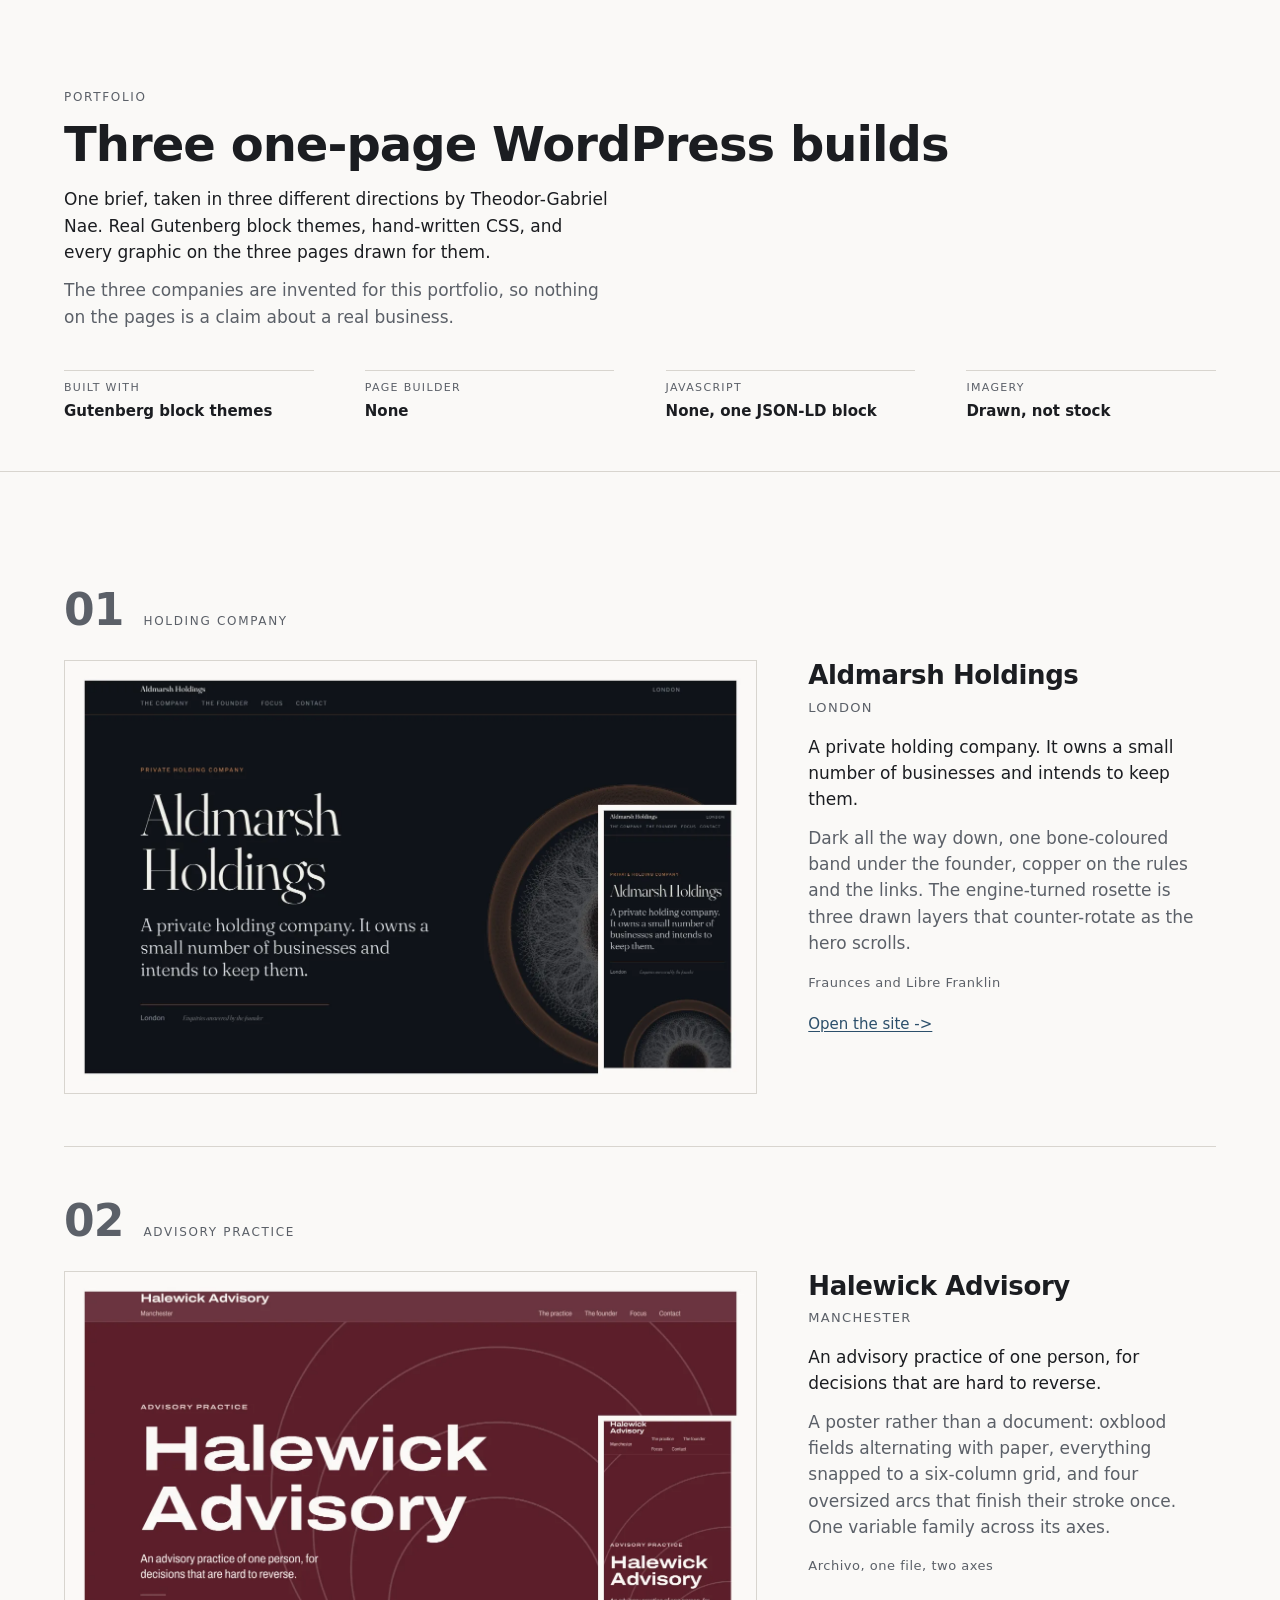
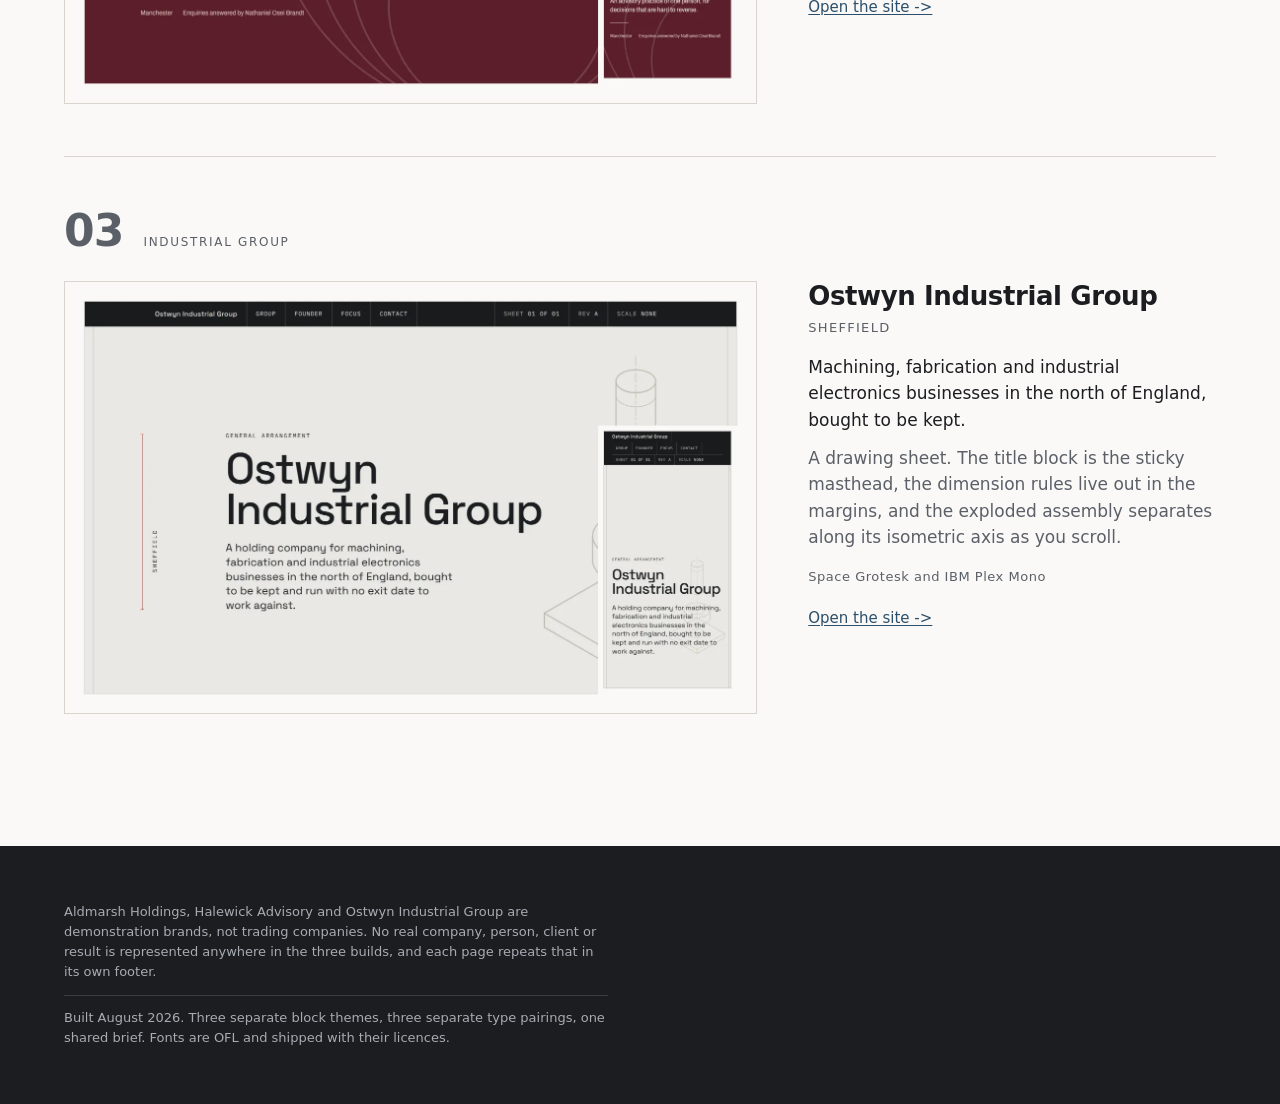
<file: index.html>
<!doctype html>
<html lang="en">
<head>
<meta charset="utf-8">
<meta name="viewport" content="width=device-width, initial-scale=1">
<title>Theodor-Gabriel Nae, three one-page WordPress builds</title>
<meta name="description" content="One brief, three one-page WordPress builds taken in three different design directions. Real Gutenberg block themes, hand-written CSS, no page builder.">
<meta name="robots" content="index, follow">
<link rel="canonical" href="https://naeventures.github.io/onepager-concepts/">
<meta property="og:type" content="website">
<meta property="og:title" content="Theodor-Gabriel Nae, three one-page WordPress builds">
<meta property="og:description" content="One brief, three one-page WordPress builds taken in three different design directions. Real Gutenberg block themes, no page builder.">
<meta property="og:url" content="https://naeventures.github.io/onepager-concepts/">
<meta property="og:image" content="https://naeventures.github.io/onepager-concepts/assets/index-og.webp">
<meta property="og:image:width" content="1200">
<meta property="og:image:height" content="630">
<meta property="og:image:alt" content="The three pages side by side: a dark graphite one, an oxblood poster one, a concrete drawing-sheet one.">
<meta name="twitter:card" content="summary_large_image">
<link rel="icon" href="data:image/svg+xml,%3Csvg xmlns='http://www.w3.org/2000/svg' viewBox='0 0 32 32'%3E%3Crect width='32' height='32' fill='%231b1d21'/%3E%3Cpath d='M9 23V9h2.6l9 10.4V9H23v14h-2.6L11.4 12.6V23z' fill='%23faf9f7'/%3E%3C/svg%3E">
<style>
/* One page, no framework, no webfont, no script. The three sites each carry
 * their own typography and each owns a ground colour; this index deliberately
 * does not compete with them, so it sets the system UI stack on paper and
 * spends its craft on rhythm, scale and one closing band of ink.
 *
 * Every colour pair here is computed with tools/contrast.py and recorded in
 * lighthouse/portfolio-index/contrast.txt, not sampled by eye. The rows in that
 * file are read off the served page's computed styles rather than off this
 * block, because a table written from a stylesheet's intent proves the intent
 * and not the page. Site 03 paid for that lesson on 23 Aug 2026. */
*, *::before, *::after { box-sizing: border-box; }

:root {
	--paper: #faf9f7;
	--ink: #1b1d21;
	--muted: #5b6068;
	--link: #2c4f6b;
	--hair: #d8d5cf;
	/* The dark band's own text colour. --muted goes the wrong way on a dark
	 * ground, 2.60 : 1, so the band takes a second secondary tone at 7.32 : 1
	 * rather than reusing one that is only secondary on paper. */
	--ink-soft: #a7abb2;
	--ink-hair: #3a3d43;
	--measure: 34rem;
	--sheet: 74rem;
	--edge: clamp(1.25rem, 5vw, 4rem);
	--gap: clamp(2rem, 4vw, 3.5rem);
}

html { -webkit-text-size-adjust: 100%; text-size-adjust: 100%; }

body {
	margin: 0;
	background: var(--paper);
	color: var(--ink);
	font-family: ui-sans-serif, system-ui, -apple-system, "Segoe UI", Roboto,
		"Helvetica Neue", Arial, sans-serif;
	font-size: clamp(1rem, 0.95rem + 0.2vw, 1.0625rem);
	line-height: 1.55;
	-webkit-font-smoothing: antialiased;
}

/* Three bands, and the bands are the reason this page has a shape: a masthead
 * closed by a full-bleed hairline, the specimens on paper, and the disclosure
 * in ink at the bottom so the page ends instead of trailing off. The band is
 * full width and the reading column inside it is not. */
.band { padding-inline: var(--edge); }
.wrap { max-width: var(--sheet); margin-inline: auto; }

.band--head {
	padding-block: clamp(3rem, 8vw, 5.5rem) clamp(2rem, 5vw, 3rem);
	border-bottom: 1px solid var(--hair);
}

.band--work { padding-block: clamp(2.5rem, 6vw, 4rem) clamp(3rem, 8vw, 5rem); }

.band--foot {
	padding-block: clamp(2.5rem, 6vw, 3.5rem);
	background: var(--ink);
	color: var(--ink-soft);
}

.label {
	margin: 0 0 0.75rem;
	font-size: 0.75rem;
	letter-spacing: 0.14em;
	text-transform: uppercase;
	color: var(--muted);
}

h1 {
	margin: 0 0 1rem;
	font-size: clamp(1.75rem, 1.1rem + 2.6vw, 3rem);
	font-weight: 600;
	letter-spacing: -0.02em;
	line-height: 1.08;
}

.lede { max-width: var(--measure); margin: 0; }
.lede + .lede { margin-top: 0.75rem; color: var(--muted); }

/* The four facts a WordPress client actually asks about, in a row, because
 * every one of them is checkable by viewing source on any of the three pages.
 * No score is claimed here: Lighthouse numbers live in each site's own
 * lighthouse/mobile.json, and a number printed on a portfolio index is a
 * screenshot of a good day rather than a measurement. */
.spec {
	display: grid;
	grid-template-columns: repeat(auto-fit, minmax(9rem, 1fr));
	gap: 1.25rem var(--gap);
	max-width: var(--sheet);
	margin: clamp(1.75rem, 4vw, 2.5rem) 0 0;
}

.spec div { border-top: 1px solid var(--hair); padding-top: 0.5rem; }

.spec dt {
	font-size: 0.6875rem;
	letter-spacing: 0.12em;
	text-transform: uppercase;
	color: var(--muted);
}

.spec dd {
	margin: 0.25rem 0 0;
	font-size: 0.9375rem;
	font-weight: 600;
}

.sites { margin: 0; padding: 0; list-style: none; }

.site { padding-block: clamp(2.25rem, 5vw, 3.25rem); }
.site + .site { border-top: 1px solid var(--hair); }

.site__head {
	display: flex;
	flex-wrap: wrap;
	align-items: baseline;
	gap: 0.5rem 1.25rem;
	margin-bottom: clamp(1.25rem, 3vw, 1.75rem);
}

/* The numeral is the only piece of scale on this page, and it is a sheet
 * number, not a ranking: the three directions are alternatives to one brief.
 * It sits in --muted at 6.02 : 1, which clears normal-text AA at any size, so
 * nothing here leans on the large-text threshold. */
.site__no {
	font-size: clamp(1.75rem, 1.2rem + 2vw, 2.75rem);
	font-weight: 600;
	line-height: 1;
	letter-spacing: -0.02em;
	color: var(--muted);
	font-variant-numeric: tabular-nums;
}

.site__sector {
	font-size: 0.75rem;
	letter-spacing: 0.14em;
	text-transform: uppercase;
	color: var(--muted);
}

.site__body { display: grid; gap: var(--gap); }

.shot {
	display: block;
	width: 100%;
	height: auto;
	aspect-ratio: 1400 / 875;
	border: 1px solid var(--hair);
	background: #ffffff;
}

.site h2 {
	margin: 0;
	font-size: clamp(1.25rem, 1.05rem + 0.9vw, 1.625rem);
	font-weight: 600;
	letter-spacing: -0.015em;
	line-height: 1.2;
}

.site h2 a { color: inherit; text-decoration: none; }
.site h2 a:hover, .site h2 a:focus-visible { text-decoration: underline; }

.place {
	margin: 0.375rem 0 0;
	font-size: 0.8125rem;
	letter-spacing: 0.1em;
	text-transform: uppercase;
	color: var(--muted);
}

.line { margin: 1rem 0 0; }
.dir { margin: 0.75rem 0 0; color: var(--muted); }

.type {
	margin: 1rem 0 0;
	font-size: 0.8125rem;
	letter-spacing: 0.04em;
	color: var(--muted);
}

/* Underlined, not coloured only. A link that differs from its neighbours by
 * hue alone has to clear 3 : 1 against them (WCAG 1.4.1, technique G183), and
 * this one sits in its own line where that comparison is awkward to defend.
 * An underline is the second signal, so the question never arises. */
.open { margin: 1.25rem 0 0; font-size: 0.9375rem; }
.open a { color: var(--link); text-underline-offset: 0.15em; }

@media (min-width: 60em) {
	/* Golden-ish split rather than halves: the screenshot is the evidence and
	 * the copy is the caption, so they should not get equal weight. minmax(0,
	 * ...) on the image column is what stops a 1400px intrinsic width from
	 * pushing the grid wider than its container. */
	.site__body {
		grid-template-columns: minmax(0, 1.7fr) minmax(15rem, 1fr);
		align-items: start;
	}
}

.foot { max-width: var(--measure); }
.foot p { margin: 0; font-size: 0.8125rem; }
.foot p + p { margin-top: 0.75rem; padding-top: 0.75rem; border-top: 1px solid var(--ink-hair); }

a:focus-visible {
	outline: 2px solid var(--ink);
	outline-offset: 3px;
}


/* Motion, under the same contract as the three sites: transform only, inside
 * @supports, dead under prefers-reduced-motion, and zero JavaScript. No
 * opacity on anything carrying text, so every ratio above is true at every
 * frame rather than only at the end of the animation. */
@media (prefers-reduced-motion: no-preference) {
	@supports (animation-timeline: view()) {
		.site__body, .site__head {
			animation: idx-rise linear both;
			animation-timeline: view();
			animation-range: entry 8% entry 60%;
		}

		@keyframes idx-rise {
			from { transform: translateY(1.25rem); }
			to { transform: none; }
		}
	}
}

@media print {
	.band--foot { background: #ffffff; color: #000000; }
	.shot { break-inside: avoid; }
}
</style>
</head>
<body>

<header class="band band--head">
	<div class="wrap">
		<p class="label">Portfolio</p>
		<h1>Three one-page WordPress builds</h1>
		<p class="lede">One brief, taken in three different directions by Theodor-Gabriel Nae. Real
			Gutenberg block themes, hand-written CSS, and every graphic on the three pages drawn for
			them.</p>
		<p class="lede">The three companies are invented for this portfolio, so nothing on the pages is
			a claim about a real business.</p>
		<dl class="spec">
			<div>
				<dt>Built with</dt>
				<dd>Gutenberg block themes</dd>
			</div>
			<div>
				<dt>Page builder</dt>
				<dd>None</dd>
			</div>
			<div>
				<dt>JavaScript</dt>
				<dd>None, one JSON-LD block</dd>
			</div>
			<div>
				<dt>Imagery</dt>
				<dd>Drawn, not stock</dd>
			</div>
		</dl>
	</div>
</header>

<main class="band band--work">
	<div class="wrap">
		<ul class="sites">
			<li class="site">
				<div class="site__head">
					<span class="site__no">01</span>
					<span class="site__sector">Holding company</span>
				</div>
				<div class="site__body">
					<a href="one/"><img class="shot" src="assets/one.webp" width="1400" height="875"
						decoding="async"
						alt="The Aldmarsh Holdings page on a graphite ground, its wordmark in a high-contrast serif beside a drawn copper rosette, with the phone layout inset."></a>
					<div>
						<h2><a href="one/">Aldmarsh Holdings</a></h2>
						<p class="place">London</p>
						<p class="line">A private holding company. It owns a small number of businesses
							and intends to keep them.</p>
						<p class="dir">Dark all the way down, one bone-coloured band under the founder,
							copper on the rules and the links. The engine-turned rosette is three
							drawn layers that counter-rotate as the hero scrolls.</p>
						<p class="type">Fraunces and Libre Franklin</p>
						<p class="open"><a href="one/">Open the site -&gt;</a></p>
					</div>
				</div>
			</li>
			<li class="site">
				<div class="site__head">
					<span class="site__no">02</span>
					<span class="site__sector">Advisory practice</span>
				</div>
				<div class="site__body">
					<a href="two/"><img class="shot" src="assets/two.webp" width="1400" height="875"
						loading="lazy" decoding="async"
						alt="The Halewick Advisory page as an oxblood poster, the wordmark knocked out of the field in heavy expanded sans, with the phone layout inset."></a>
					<div>
						<h2><a href="two/">Halewick Advisory</a></h2>
						<p class="place">Manchester</p>
						<p class="line">An advisory practice of one person, for decisions that are hard
							to reverse.</p>
						<p class="dir">A poster rather than a document: oxblood fields alternating with
							paper, everything snapped to a six-column grid, and four oversized arcs
							that finish their stroke once. One variable family across its axes.</p>
						<p class="type">Archivo, one file, two axes</p>
						<p class="open"><a href="two/">Open the site -&gt;</a></p>
					</div>
				</div>
			</li>
			<li class="site">
				<div class="site__head">
					<span class="site__no">03</span>
					<span class="site__sector">Industrial group</span>
				</div>
				<div class="site__body">
					<a href="three/"><img class="shot" src="assets/three.webp" width="1400" height="875"
						loading="lazy" decoding="async"
						alt="The Ostwyn Industrial Group page as a technical drawing sheet, title-block masthead, dimension rules in the margin and a drawn exploded assembly, with the phone layout inset."></a>
					<div>
						<h2><a href="three/">Ostwyn Industrial Group</a></h2>
						<p class="place">Sheffield</p>
						<p class="line">Machining, fabrication and industrial electronics businesses in
							the north of England, bought to be kept.</p>
						<p class="dir">A drawing sheet. The title block is the sticky masthead, the
							dimension rules live out in the margins, and the exploded assembly
							separates along its isometric axis as you scroll.</p>
						<p class="type">Space Grotesk and IBM Plex Mono</p>
						<p class="open"><a href="three/">Open the site -&gt;</a></p>
					</div>
				</div>
			</li>
		</ul>
	</div>
</main>

<footer class="band band--foot">
	<div class="wrap">
		<div class="foot">
			<p>Aldmarsh Holdings, Halewick Advisory and Ostwyn Industrial Group are demonstration
				brands, not trading companies. No real company, person, client or result is represented
				anywhere in the three builds, and each page repeats that in its own footer.</p>
			<p>Built August 2026. Three separate block themes, three separate type pairings, one shared
				brief. Fonts are OFL and shipped with their licences.</p>
		</div>
	</div>
</footer>

</body>
</html>
</file>
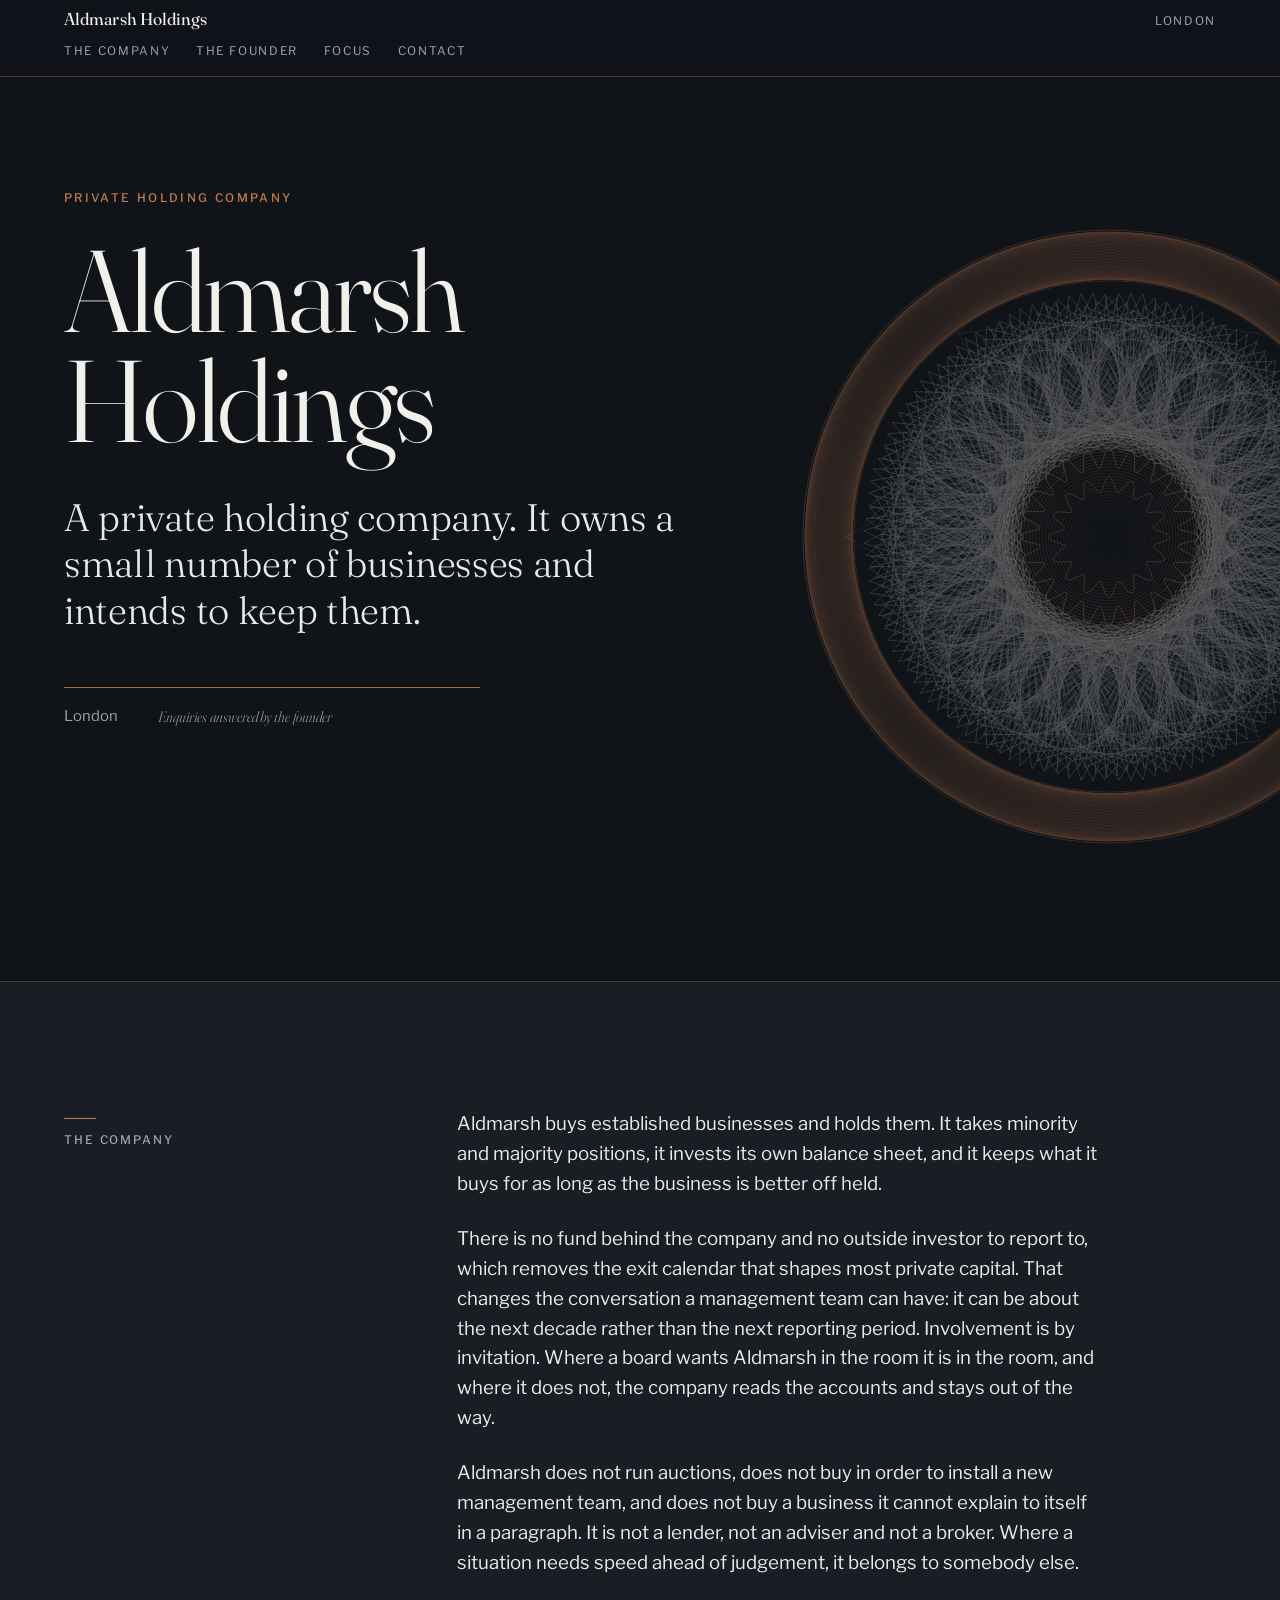
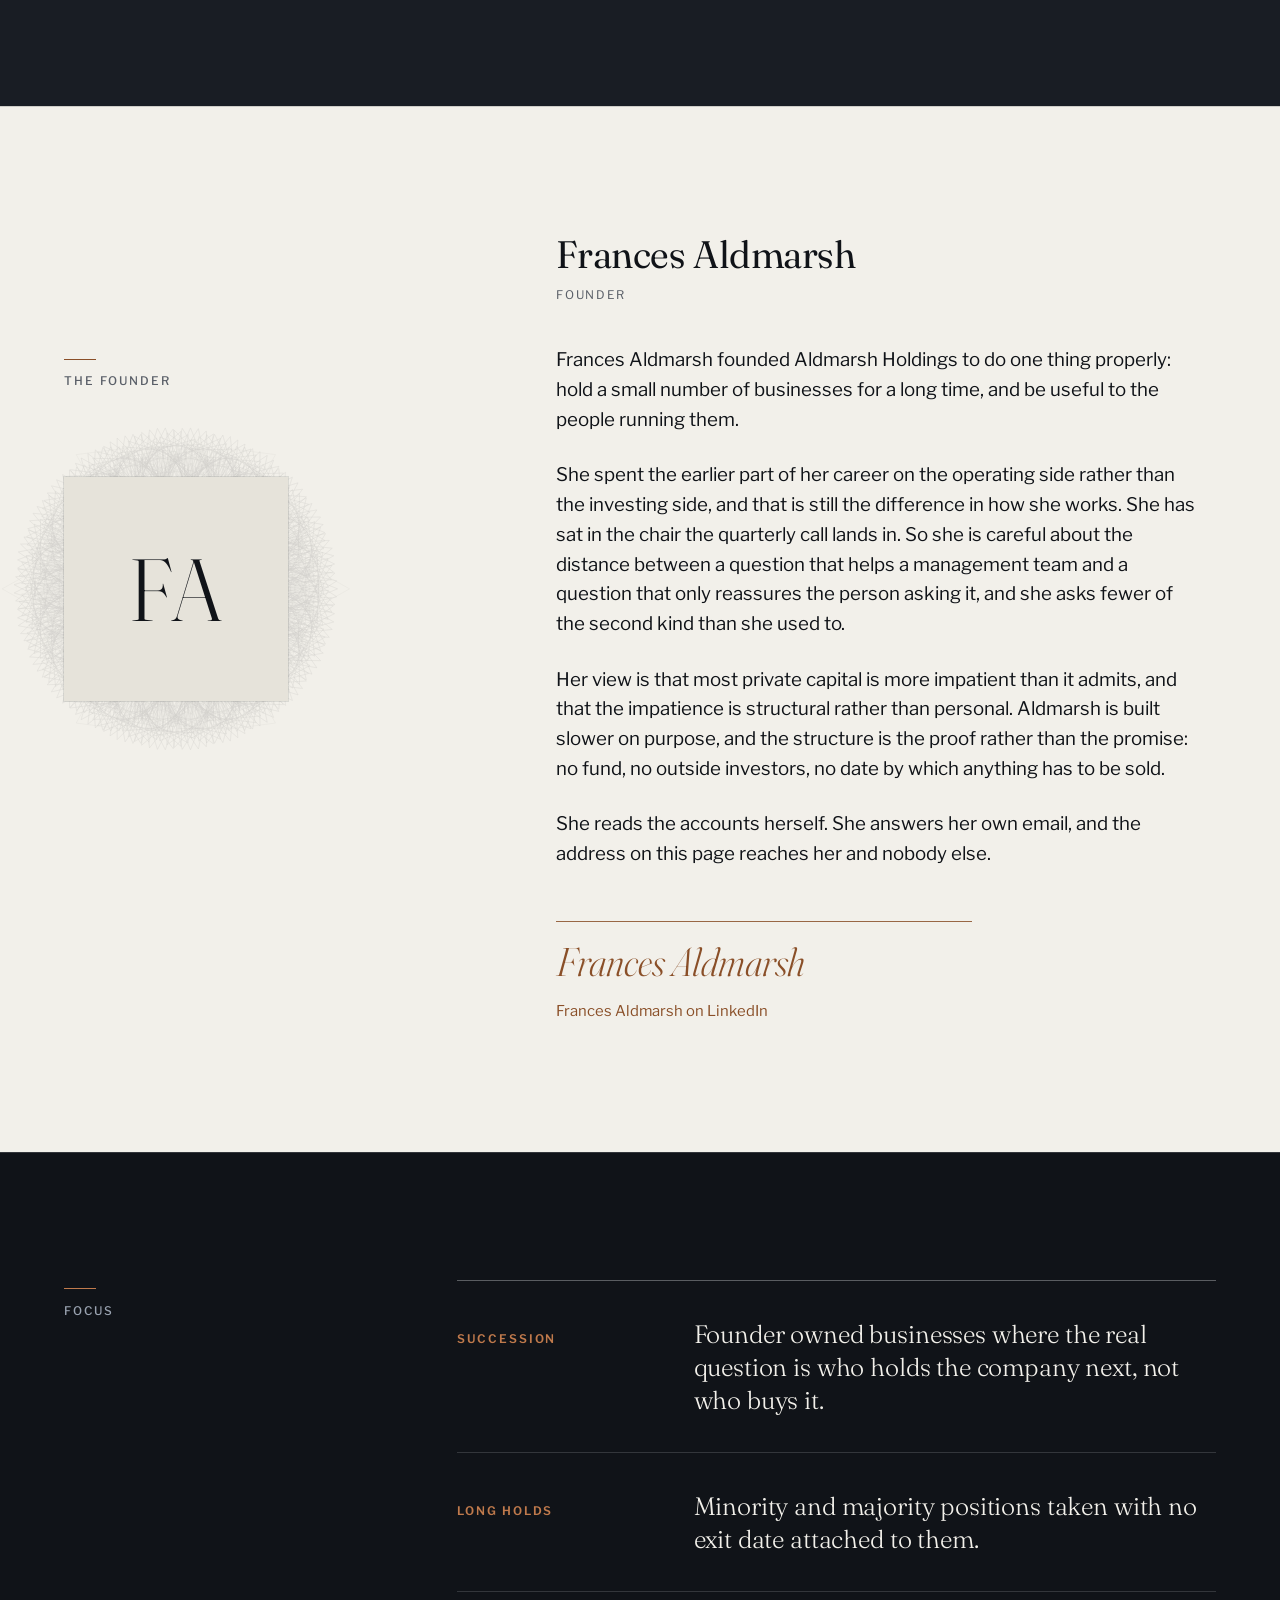
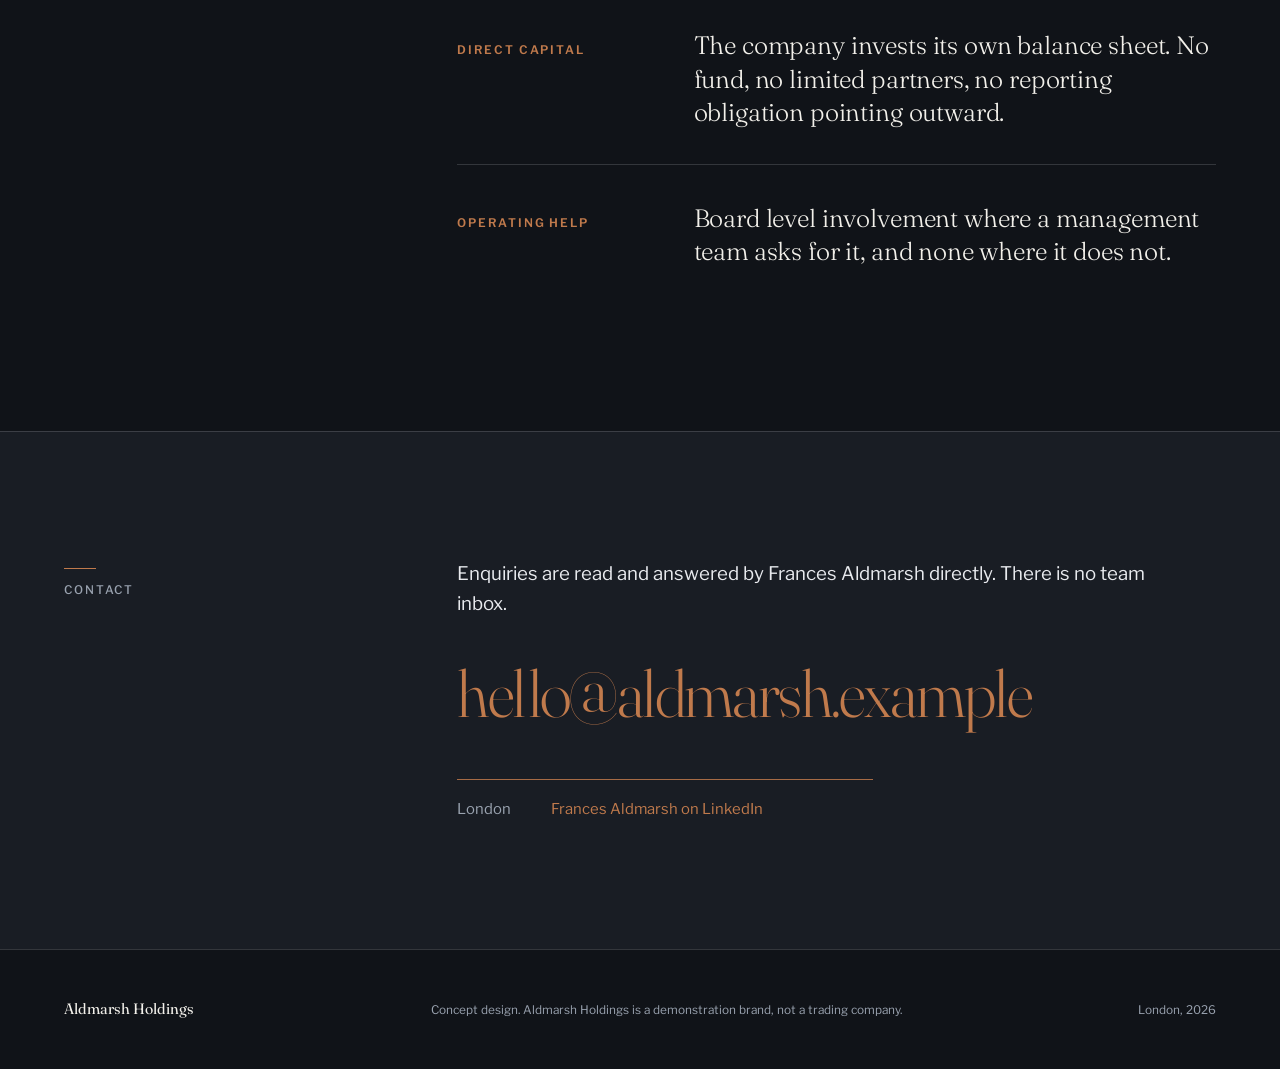
<file: one/index.html>
<!DOCTYPE html>
<html lang="en-US">
<head>
	<meta charset="UTF-8" />
	<meta name="viewport" content="width=device-width, initial-scale=1" />
<meta name='robots' content='max-image-preview:large, index, follow' />
<link rel="icon" href="wp-content/themes/aldmarsh/assets/img/icon.svg" type="image/svg+xml">
<link rel="apple-touch-icon" href="wp-content/themes/aldmarsh/assets/img/logo.png">
<link rel="preload" href="wp-content/themes/aldmarsh/assets/fonts/fraunces-latin-opsz-wght.woff2" as="font" type="font/woff2" crossorigin="anonymous">
<link rel="preload" href="wp-content/themes/aldmarsh/assets/fonts/librefranklin-latin-wght.woff2" as="font" type="font/woff2" crossorigin="anonymous">
<title>Aldmarsh Holdings, a private holding company</title>
<link rel="canonical" href="https://naeventures.github.io/onepager-concepts/one/">
<meta name="description" content="Aldmarsh Holdings acquires and holds established businesses for the long term. It invests its own balance sheet. Founded by Frances Aldmarsh.">
<meta property="og:type" content="website">
<meta property="og:site_name" content="Aldmarsh Holdings">
<meta property="og:title" content="Aldmarsh Holdings">
<meta property="og:description" content="Aldmarsh Holdings acquires and holds established businesses for the long term. It invests its own balance sheet. Founded by Frances Aldmarsh.">
<meta property="og:url" content="https://naeventures.github.io/onepager-concepts/one/">
<meta property="og:image" content="https://naeventures.github.io/onepager-concepts/one/wp-content/themes/aldmarsh/assets/img/og.png">
<meta property="og:image:width" content="1200">
<meta property="og:image:height" content="630">
<meta property="og:image:alt" content="Monogram of Aldmarsh Holdings, the letters F and A">
<meta property="og:locale" content="en_GB">
<meta name="twitter:card" content="summary_large_image">
<meta name="twitter:title" content="Aldmarsh Holdings">
<meta name="twitter:description" content="Aldmarsh Holdings acquires and holds established businesses for the long term. It invests its own balance sheet. Founded by Frances Aldmarsh.">
<meta name="twitter:image" content="https://naeventures.github.io/onepager-concepts/one/wp-content/themes/aldmarsh/assets/img/og.png">
<script type="application/ld+json">{"@context":"https://schema.org","@graph":[{"@type":"Organization","@id":"https://naeventures.github.io/onepager-concepts/one/#organization","name":"Aldmarsh Holdings","url":"https://naeventures.github.io/onepager-concepts/one/","description":"Aldmarsh Holdings acquires and holds established businesses for the long term. It invests its own balance sheet. Founded by Frances Aldmarsh.","email":"hello@aldmarsh.example","logo":"https://naeventures.github.io/onepager-concepts/one/wp-content/themes/aldmarsh/assets/img/logo.png","founder":{"@id":"https://naeventures.github.io/onepager-concepts/one/#founder"},"address":{"@type":"PostalAddress","addressLocality":"London"}},{"@type":"Person","@id":"https://naeventures.github.io/onepager-concepts/one/#founder","name":"Frances Aldmarsh","jobTitle":"Founder","worksFor":{"@id":"https://naeventures.github.io/onepager-concepts/one/#organization"}},{"@type":"WebSite","@id":"https://naeventures.github.io/onepager-concepts/one/#website","name":"Aldmarsh Holdings","url":"https://naeventures.github.io/onepager-concepts/one/","publisher":{"@id":"https://naeventures.github.io/onepager-concepts/one/#organization"},"inLanguage":"en-GB"}]}</script>
<style id='wp-img-auto-sizes-contain-inline-css'>
img:is([sizes=auto i],[sizes^="auto," i]){contain-intrinsic-size:3000px 1500px}
</style>
<style id='wp-block-paragraph-inline-css'>
.is-small-text{font-size:.875em}.is-regular-text{font-size:1em}.is-large-text{font-size:2.25em}.is-larger-text{font-size:3em}.has-drop-cap:not(:focus):first-letter{float:left;font-size:8.4em;font-style:normal;font-weight:100;line-height:.68;margin:.05em .1em 0 0;text-transform:uppercase}body.rtl .has-drop-cap:not(:focus):first-letter{float:none;margin-left:.1em}p.has-drop-cap.has-background{overflow:hidden}:root :where(p.has-background){padding:1.25em 2.375em}:where(p.has-text-color:not(.has-link-color)) a{color:inherit}p.has-text-align-left[style*="writing-mode:vertical-lr"],p.has-text-align-right[style*="writing-mode:vertical-rl"]{rotate:180deg}
</style>
<style id='wp-block-group-inline-css'>
.wp-block-group{box-sizing:border-box}:where(.wp-block-group.wp-block-group-is-layout-constrained){position:relative}
</style>
<style id='wp-block-group-theme-inline-css'>
:where(.wp-block-group.has-background){padding:1.25em 2.375em}
</style>
<style id='wp-block-template-part-theme-inline-css'>
:root :where(.wp-block-template-part.has-background){margin-bottom:0;margin-top:0;padding:1.25em 2.375em}
</style>
<style id='wp-block-heading-inline-css'>
h1:where(.wp-block-heading).has-background,h2:where(.wp-block-heading).has-background,h3:where(.wp-block-heading).has-background,h4:where(.wp-block-heading).has-background,h5:where(.wp-block-heading).has-background,h6:where(.wp-block-heading).has-background{padding:1.25em 2.375em}h1.has-text-align-left[style*=writing-mode]:where([style*=vertical-lr]),h1.has-text-align-right[style*=writing-mode]:where([style*=vertical-rl]),h2.has-text-align-left[style*=writing-mode]:where([style*=vertical-lr]),h2.has-text-align-right[style*=writing-mode]:where([style*=vertical-rl]),h3.has-text-align-left[style*=writing-mode]:where([style*=vertical-lr]),h3.has-text-align-right[style*=writing-mode]:where([style*=vertical-rl]),h4.has-text-align-left[style*=writing-mode]:where([style*=vertical-lr]),h4.has-text-align-right[style*=writing-mode]:where([style*=vertical-rl]),h5.has-text-align-left[style*=writing-mode]:where([style*=vertical-lr]),h5.has-text-align-right[style*=writing-mode]:where([style*=vertical-rl]),h6.has-text-align-left[style*=writing-mode]:where([style*=vertical-lr]),h6.has-text-align-right[style*=writing-mode]:where([style*=vertical-rl]){rotate:180deg}
</style>
<style id='wp-block-post-content-inline-css'>
.wp-block-post-content{display:flow-root}
</style>
<style id='global-styles-inline-css'>
:root{--wp--preset--aspect-ratio--square: 1;--wp--preset--aspect-ratio--4-3: 4/3;--wp--preset--aspect-ratio--3-4: 3/4;--wp--preset--aspect-ratio--3-2: 3/2;--wp--preset--aspect-ratio--2-3: 2/3;--wp--preset--aspect-ratio--16-9: 16/9;--wp--preset--aspect-ratio--9-16: 9/16;--wp--preset--color--black: #000000;--wp--preset--color--cyan-bluish-gray: #abb8c3;--wp--preset--color--white: #ffffff;--wp--preset--color--pale-pink: #f78da7;--wp--preset--color--vivid-red: #cf2e2e;--wp--preset--color--luminous-vivid-orange: #ff6900;--wp--preset--color--luminous-vivid-amber: #fcb900;--wp--preset--color--light-green-cyan: #7bdcb5;--wp--preset--color--vivid-green-cyan: #00d084;--wp--preset--color--pale-cyan-blue: #8ed1fc;--wp--preset--color--vivid-cyan-blue: #0693e3;--wp--preset--color--vivid-purple: #9b51e0;--wp--preset--color--graphite: #101318;--wp--preset--color--panel: #191d24;--wp--preset--color--bone: #f2f0ea;--wp--preset--color--plate: #e6e3da;--wp--preset--color--body: #e8eaee;--wp--preset--color--muted: #9aa3b0;--wp--preset--color--muted-ink: #5a5f68;--wp--preset--color--copper: #c07a4c;--wp--preset--color--copper-ink: #8a4f28;--wp--preset--gradient--vivid-cyan-blue-to-vivid-purple: linear-gradient(135deg,rgb(6,147,227) 0%,rgb(155,81,224) 100%);--wp--preset--gradient--light-green-cyan-to-vivid-green-cyan: linear-gradient(135deg,rgb(122,220,180) 0%,rgb(0,208,130) 100%);--wp--preset--gradient--luminous-vivid-amber-to-luminous-vivid-orange: linear-gradient(135deg,rgb(252,185,0) 0%,rgb(255,105,0) 100%);--wp--preset--gradient--luminous-vivid-orange-to-vivid-red: linear-gradient(135deg,rgb(255,105,0) 0%,rgb(207,46,46) 100%);--wp--preset--gradient--very-light-gray-to-cyan-bluish-gray: linear-gradient(135deg,rgb(238,238,238) 0%,rgb(169,184,195) 100%);--wp--preset--gradient--cool-to-warm-spectrum: linear-gradient(135deg,rgb(74,234,220) 0%,rgb(151,120,209) 20%,rgb(207,42,186) 40%,rgb(238,44,130) 60%,rgb(251,105,98) 80%,rgb(254,248,76) 100%);--wp--preset--gradient--blush-light-purple: linear-gradient(135deg,rgb(255,206,236) 0%,rgb(152,150,240) 100%);--wp--preset--gradient--blush-bordeaux: linear-gradient(135deg,rgb(254,205,165) 0%,rgb(254,45,45) 50%,rgb(107,0,62) 100%);--wp--preset--gradient--luminous-dusk: linear-gradient(135deg,rgb(255,203,112) 0%,rgb(199,81,192) 50%,rgb(65,88,208) 100%);--wp--preset--gradient--pale-ocean: linear-gradient(135deg,rgb(255,245,203) 0%,rgb(182,227,212) 50%,rgb(51,167,181) 100%);--wp--preset--gradient--electric-grass: linear-gradient(135deg,rgb(202,248,128) 0%,rgb(113,206,126) 100%);--wp--preset--gradient--midnight: linear-gradient(135deg,rgb(2,3,129) 0%,rgb(40,116,252) 100%);--wp--preset--font-size--label: clamp(0.6875rem, 0.688rem + ((1vw - 0.225rem) * 0.092), 0.75rem);--wp--preset--font-size--small: clamp(0.875rem, 0.875rem + ((1vw - 0.225rem) * 0.093), 0.9375rem);--wp--preset--font-size--base: clamp(1.0625rem, 1.063rem + ((1vw - 0.225rem) * 0.185), 1.1875rem);--wp--preset--font-size--lead: clamp(1.25rem, 1.25rem + ((1vw - 0.225rem) * 0.556), 1.625rem);--wp--preset--font-size--heading: clamp(1.75rem, 1.75rem + ((1vw - 0.225rem) * 1.111), 2.5rem);--wp--preset--font-size--display: clamp(2.25rem, 2.25rem + ((1vw - 0.225rem) * 3.333), 4.5rem);--wp--preset--font-size--wordmark: clamp(3rem, 3rem + ((1vw - 0.225rem) * 7.407), 8rem);--wp--preset--font-family--display: Fraunces, Georgia, 'Times New Roman', serif;--wp--preset--font-family--text: 'Libre Franklin', 'Helvetica Neue', Arial, sans-serif;--wp--preset--spacing--10: 0.5rem;--wp--preset--spacing--20: 1rem;--wp--preset--spacing--30: 1.75rem;--wp--preset--spacing--40: 3rem;--wp--preset--spacing--50: 4.5rem;--wp--preset--spacing--60: 6rem;--wp--preset--spacing--70: 8rem;--wp--preset--spacing--80: 10rem;--wp--preset--shadow--natural: 6px 6px 9px rgba(0, 0, 0, 0.2);--wp--preset--shadow--deep: 12px 12px 50px rgba(0, 0, 0, 0.4);--wp--preset--shadow--sharp: 6px 6px 0px rgba(0, 0, 0, 0.2);--wp--preset--shadow--outlined: 6px 6px 0px -3px rgb(255, 255, 255), 6px 6px rgb(0, 0, 0);--wp--preset--shadow--crisp: 6px 6px 0px rgb(0, 0, 0);--wp--custom--measure: 40rem;--wp--custom--grid: 82.5rem;--wp--custom--hairline: 1px;}:root { --wp--style--global--content-size: 40rem;--wp--style--global--wide-size: 82.5rem; }:where(body) { margin: 0; }.wp-site-blocks { padding-top: var(--wp--style--root--padding-top); padding-bottom: var(--wp--style--root--padding-bottom); }.has-global-padding { padding-right: var(--wp--style--root--padding-right); padding-left: var(--wp--style--root--padding-left); }.has-global-padding > .alignfull { margin-right: calc(var(--wp--style--root--padding-right) * -1); margin-left: calc(var(--wp--style--root--padding-left) * -1); }.has-global-padding :where(:not(.alignfull.is-layout-flow) > .has-global-padding:not(.wp-block-block, .alignfull)) { padding-right: 0; padding-left: 0; }.has-global-padding :where(:not(.alignfull.is-layout-flow) > .has-global-padding:not(.wp-block-block, .alignfull)) > .alignfull { margin-left: 0; margin-right: 0; }.wp-site-blocks > .alignleft { float: left; margin-right: 2em; }.wp-site-blocks > .alignright { float: right; margin-left: 2em; }.wp-site-blocks > .aligncenter { justify-content: center; margin-left: auto; margin-right: auto; }:where(.wp-site-blocks) > * { margin-block-start: 0; margin-block-end: 0; }:where(.wp-site-blocks) > :first-child { margin-block-start: 0; }:where(.wp-site-blocks) > :last-child { margin-block-end: 0; }:root { --wp--style--block-gap: 0; }:root :where(.is-layout-flow) > :first-child{margin-block-start: 0;}:root :where(.is-layout-flow) > :last-child{margin-block-end: 0;}:root :where(.is-layout-flow) > *{margin-block-start: 0;margin-block-end: 0;}:root :where(.is-layout-constrained) > :first-child{margin-block-start: 0;}:root :where(.is-layout-constrained) > :last-child{margin-block-end: 0;}:root :where(.is-layout-constrained) > *{margin-block-start: 0;margin-block-end: 0;}:root :where(.is-layout-flex){gap: 0;}:root :where(.is-layout-grid){gap: 0;}.is-layout-flow > .alignleft{float: left;margin-inline-start: 0;margin-inline-end: 2em;}.is-layout-flow > .alignright{float: right;margin-inline-start: 2em;margin-inline-end: 0;}.is-layout-flow > .aligncenter{margin-left: auto !important;margin-right: auto !important;}.is-layout-constrained > .alignleft{float: left;margin-inline-start: 0;margin-inline-end: 2em;}.is-layout-constrained > .alignright{float: right;margin-inline-start: 2em;margin-inline-end: 0;}.is-layout-constrained > .aligncenter{margin-left: auto !important;margin-right: auto !important;}.is-layout-constrained > :where(:not(.alignleft):not(.alignright):not(.alignfull)){max-width: var(--wp--style--global--content-size);margin-left: auto !important;margin-right: auto !important;}.is-layout-constrained > .alignwide{max-width: var(--wp--style--global--wide-size);}body .is-layout-flex{display: flex;}.is-layout-flex{flex-wrap: wrap;align-items: center;}.is-layout-flex > :is(*, div){margin: 0;}body .is-layout-grid{display: grid;}.is-layout-grid > :is(*, div){margin: 0;}body{background-color: var(--wp--preset--color--graphite);color: var(--wp--preset--color--body);font-family: var(--wp--preset--font-family--text);font-size: var(--wp--preset--font-size--base);font-weight: 400;letter-spacing: 0;line-height: 1.6;--wp--style--root--padding-top: 0;--wp--style--root--padding-right: 0;--wp--style--root--padding-bottom: 0;--wp--style--root--padding-left: 0;}a:where(:not(.wp-element-button)){color: var(--al-accent);text-decoration: none;}:root :where(a:where(:not(.wp-element-button)):hover){text-decoration: underline;}h1, h2, h3, h4, h5, h6{color: var(--al-strong);font-family: var(--wp--preset--font-family--display);font-weight: 400;letter-spacing: -0.012em;line-height: 1.06;}h1{font-size: var(--wp--preset--font-size--wordmark);}h2{font-size: var(--wp--preset--font-size--display);}h3{font-size: var(--wp--preset--font-size--heading);}:root :where(.wp-element-button, .wp-block-button__link){background-color: #32373c;border-width: 0;color: #fff;font-family: inherit;font-size: inherit;font-style: inherit;font-weight: inherit;letter-spacing: inherit;line-height: inherit;padding-top: calc(0.667em + 2px);padding-right: calc(1.333em + 2px);padding-bottom: calc(0.667em + 2px);padding-left: calc(1.333em + 2px);text-decoration: none;text-transform: inherit;}.has-black-color{color: var(--wp--preset--color--black) !important;}.has-cyan-bluish-gray-color{color: var(--wp--preset--color--cyan-bluish-gray) !important;}.has-white-color{color: var(--wp--preset--color--white) !important;}.has-pale-pink-color{color: var(--wp--preset--color--pale-pink) !important;}.has-vivid-red-color{color: var(--wp--preset--color--vivid-red) !important;}.has-luminous-vivid-orange-color{color: var(--wp--preset--color--luminous-vivid-orange) !important;}.has-luminous-vivid-amber-color{color: var(--wp--preset--color--luminous-vivid-amber) !important;}.has-light-green-cyan-color{color: var(--wp--preset--color--light-green-cyan) !important;}.has-vivid-green-cyan-color{color: var(--wp--preset--color--vivid-green-cyan) !important;}.has-pale-cyan-blue-color{color: var(--wp--preset--color--pale-cyan-blue) !important;}.has-vivid-cyan-blue-color{color: var(--wp--preset--color--vivid-cyan-blue) !important;}.has-vivid-purple-color{color: var(--wp--preset--color--vivid-purple) !important;}.has-graphite-color{color: var(--wp--preset--color--graphite) !important;}.has-panel-color{color: var(--wp--preset--color--panel) !important;}.has-bone-color{color: var(--wp--preset--color--bone) !important;}.has-plate-color{color: var(--wp--preset--color--plate) !important;}.has-body-color{color: var(--wp--preset--color--body) !important;}.has-muted-color{color: var(--wp--preset--color--muted) !important;}.has-muted-ink-color{color: var(--wp--preset--color--muted-ink) !important;}.has-copper-color{color: var(--wp--preset--color--copper) !important;}.has-copper-ink-color{color: var(--wp--preset--color--copper-ink) !important;}.has-black-background-color{background-color: var(--wp--preset--color--black) !important;}.has-cyan-bluish-gray-background-color{background-color: var(--wp--preset--color--cyan-bluish-gray) !important;}.has-white-background-color{background-color: var(--wp--preset--color--white) !important;}.has-pale-pink-background-color{background-color: var(--wp--preset--color--pale-pink) !important;}.has-vivid-red-background-color{background-color: var(--wp--preset--color--vivid-red) !important;}.has-luminous-vivid-orange-background-color{background-color: var(--wp--preset--color--luminous-vivid-orange) !important;}.has-luminous-vivid-amber-background-color{background-color: var(--wp--preset--color--luminous-vivid-amber) !important;}.has-light-green-cyan-background-color{background-color: var(--wp--preset--color--light-green-cyan) !important;}.has-vivid-green-cyan-background-color{background-color: var(--wp--preset--color--vivid-green-cyan) !important;}.has-pale-cyan-blue-background-color{background-color: var(--wp--preset--color--pale-cyan-blue) !important;}.has-vivid-cyan-blue-background-color{background-color: var(--wp--preset--color--vivid-cyan-blue) !important;}.has-vivid-purple-background-color{background-color: var(--wp--preset--color--vivid-purple) !important;}.has-graphite-background-color{background-color: var(--wp--preset--color--graphite) !important;}.has-panel-background-color{background-color: var(--wp--preset--color--panel) !important;}.has-bone-background-color{background-color: var(--wp--preset--color--bone) !important;}.has-plate-background-color{background-color: var(--wp--preset--color--plate) !important;}.has-body-background-color{background-color: var(--wp--preset--color--body) !important;}.has-muted-background-color{background-color: var(--wp--preset--color--muted) !important;}.has-muted-ink-background-color{background-color: var(--wp--preset--color--muted-ink) !important;}.has-copper-background-color{background-color: var(--wp--preset--color--copper) !important;}.has-copper-ink-background-color{background-color: var(--wp--preset--color--copper-ink) !important;}.has-black-border-color{border-color: var(--wp--preset--color--black) !important;}.has-cyan-bluish-gray-border-color{border-color: var(--wp--preset--color--cyan-bluish-gray) !important;}.has-white-border-color{border-color: var(--wp--preset--color--white) !important;}.has-pale-pink-border-color{border-color: var(--wp--preset--color--pale-pink) !important;}.has-vivid-red-border-color{border-color: var(--wp--preset--color--vivid-red) !important;}.has-luminous-vivid-orange-border-color{border-color: var(--wp--preset--color--luminous-vivid-orange) !important;}.has-luminous-vivid-amber-border-color{border-color: var(--wp--preset--color--luminous-vivid-amber) !important;}.has-light-green-cyan-border-color{border-color: var(--wp--preset--color--light-green-cyan) !important;}.has-vivid-green-cyan-border-color{border-color: var(--wp--preset--color--vivid-green-cyan) !important;}.has-pale-cyan-blue-border-color{border-color: var(--wp--preset--color--pale-cyan-blue) !important;}.has-vivid-cyan-blue-border-color{border-color: var(--wp--preset--color--vivid-cyan-blue) !important;}.has-vivid-purple-border-color{border-color: var(--wp--preset--color--vivid-purple) !important;}.has-graphite-border-color{border-color: var(--wp--preset--color--graphite) !important;}.has-panel-border-color{border-color: var(--wp--preset--color--panel) !important;}.has-bone-border-color{border-color: var(--wp--preset--color--bone) !important;}.has-plate-border-color{border-color: var(--wp--preset--color--plate) !important;}.has-body-border-color{border-color: var(--wp--preset--color--body) !important;}.has-muted-border-color{border-color: var(--wp--preset--color--muted) !important;}.has-muted-ink-border-color{border-color: var(--wp--preset--color--muted-ink) !important;}.has-copper-border-color{border-color: var(--wp--preset--color--copper) !important;}.has-copper-ink-border-color{border-color: var(--wp--preset--color--copper-ink) !important;}.has-vivid-cyan-blue-to-vivid-purple-gradient-background{background: var(--wp--preset--gradient--vivid-cyan-blue-to-vivid-purple) !important;}.has-light-green-cyan-to-vivid-green-cyan-gradient-background{background: var(--wp--preset--gradient--light-green-cyan-to-vivid-green-cyan) !important;}.has-luminous-vivid-amber-to-luminous-vivid-orange-gradient-background{background: var(--wp--preset--gradient--luminous-vivid-amber-to-luminous-vivid-orange) !important;}.has-luminous-vivid-orange-to-vivid-red-gradient-background{background: var(--wp--preset--gradient--luminous-vivid-orange-to-vivid-red) !important;}.has-very-light-gray-to-cyan-bluish-gray-gradient-background{background: var(--wp--preset--gradient--very-light-gray-to-cyan-bluish-gray) !important;}.has-cool-to-warm-spectrum-gradient-background{background: var(--wp--preset--gradient--cool-to-warm-spectrum) !important;}.has-blush-light-purple-gradient-background{background: var(--wp--preset--gradient--blush-light-purple) !important;}.has-blush-bordeaux-gradient-background{background: var(--wp--preset--gradient--blush-bordeaux) !important;}.has-luminous-dusk-gradient-background{background: var(--wp--preset--gradient--luminous-dusk) !important;}.has-pale-ocean-gradient-background{background: var(--wp--preset--gradient--pale-ocean) !important;}.has-electric-grass-gradient-background{background: var(--wp--preset--gradient--electric-grass) !important;}.has-midnight-gradient-background{background: var(--wp--preset--gradient--midnight) !important;}.has-label-font-size{font-size: var(--wp--preset--font-size--label) !important;}.has-small-font-size{font-size: var(--wp--preset--font-size--small) !important;}.has-base-font-size{font-size: var(--wp--preset--font-size--base) !important;}.has-lead-font-size{font-size: var(--wp--preset--font-size--lead) !important;}.has-heading-font-size{font-size: var(--wp--preset--font-size--heading) !important;}.has-display-font-size{font-size: var(--wp--preset--font-size--display) !important;}.has-wordmark-font-size{font-size: var(--wp--preset--font-size--wordmark) !important;}.has-display-font-family{font-family: var(--wp--preset--font-family--display) !important;}.has-text-font-family{font-family: var(--wp--preset--font-family--text) !important;}
:root :where(p){margin-top: 0;margin-bottom: 0;}
</style>
<link rel='stylesheet' id='aldmarsh-css' href='wp-content/themes/aldmarsh/style.css?ver=2.0.0' media='all' />
<style class='wp-fonts-local'>
@font-face{font-family:Fraunces;font-style:normal;font-weight:100 900;font-display:swap;src:url('wp-content/themes/aldmarsh/assets/fonts/fraunces-latin-opsz-wght.woff2') format('woff2');}
@font-face{font-family:Fraunces;font-style:italic;font-weight:300;font-display:swap;src:url('wp-content/themes/aldmarsh/assets/fonts/fraunces-latin-italic-300.woff2') format('woff2');}
@font-face{font-family:"Libre Franklin";font-style:normal;font-weight:100 900;font-display:swap;src:url('wp-content/themes/aldmarsh/assets/fonts/librefranklin-latin-wght.woff2') format('woff2');}
</style>
</head>

<body class="home wp-singular page-template-default page page-id-5 wp-embed-responsive wp-theme-aldmarsh">

<div class="wp-site-blocks"><div class="wp-block-template-part">
<a class="al-skip" href="index.html#content">Skip to content</a>



<header class="wp-block-group al-mast is-layout-flow wp-block-group-is-layout-flow">
<div class="wp-block-group al-mast__inner is-layout-flow wp-block-group-is-layout-flow">
<p class="al-mast__mark">Aldmarsh Holdings</p>



<p class="al-mast__place">London</p>



<nav class="wp-block-group al-nav is-layout-flow wp-block-group-is-layout-flow">
<p><a href="index.html#company">The company</a></p>



<p><a href="index.html#founder">The founder</a></p>



<p><a href="index.html#focus">Focus</a></p>



<p><a href="index.html#contact">Contact</a></p>
</nav>
</div>
</header>

</div>


<main class="wp-block-group is-layout-flow wp-block-group-is-layout-flow" id="content"><div class="entry-content wp-block-post-content is-layout-flow wp-block-post-content-is-layout-flow">
<section class="wp-block-group alignfull al-band al-band--hero is-layout-flow wp-block-group-is-layout-flow">
<div class="wp-block-group al-grid is-layout-flow wp-block-group-is-layout-flow">
<div class="wp-block-group al-hero__body al-reveal is-layout-flow wp-block-group-is-layout-flow">
<p class="al-eyebrow">Private holding company</p>



<h1 class="wp-block-heading al-wordmark">Aldmarsh Holdings</h1>



<p class="al-standfirst">A private holding company. It owns a small number of businesses and intends to keep them.</p>



<hr class="wp-block-separator has-alpha-channel-opacity al-rule"/>



<div class="wp-block-group al-pair is-layout-flow wp-block-group-is-layout-flow">
<p>London</p>



<p class="al-voice">Enquiries answered by the founder</p>
</div>
</div>



<div class="wp-block-group al-rosette is-layout-flow wp-block-group-is-layout-flow">
<div class="wp-block-group al-rosette__in is-layout-flow wp-block-group-is-layout-flow"></div>
</div>
</div>
</section>



<section class="wp-block-group alignfull al-band al-band--panel is-layout-flow wp-block-group-is-layout-flow" id="company">
<div class="wp-block-group al-grid is-layout-flow wp-block-group-is-layout-flow">
<h2 class="wp-block-heading al-label">The company</h2>



<div class="wp-block-group al-prose al-reveal is-layout-flow wp-block-group-is-layout-flow">
<p>Aldmarsh buys established businesses and holds them. It takes minority and majority positions, it invests its own balance sheet, and it keeps what it buys for as long as the business is better off held.</p>



<p>There is no fund behind the company and no outside investor to report to, which removes the exit calendar that shapes most private capital. That changes the conversation a management team can have: it can be about the next decade rather than the next reporting period. Involvement is by invitation. Where a board wants Aldmarsh in the room it is in the room, and where it does not, the company reads the accounts and stays out of the way.</p>



<p>Aldmarsh does not run auctions, does not buy in order to install a new management team, and does not buy a business it cannot explain to itself in a paragraph. It is not a lender, not an adviser and not a broker. Where a situation needs speed ahead of judgement, it belongs to somebody else.</p>
</div>
</div>
</section>



<section class="wp-block-group alignfull al-band al-band--light is-layout-flow wp-block-group-is-layout-flow" id="founder">
<div class="wp-block-group al-grid is-layout-flow wp-block-group-is-layout-flow">
<div class="wp-block-group al-founder__aside is-layout-flow wp-block-group-is-layout-flow">
<h2 class="wp-block-heading al-label">The founder</h2>



<div class="wp-block-group al-plate-wrap is-layout-flow wp-block-group-is-layout-flow">
<div class="wp-block-group al-plate is-layout-flow wp-block-group-is-layout-flow">
<p class="al-plate__initials">FA</p>
</div>
</div>
</div>



<div class="wp-block-group al-founder__body al-reveal is-layout-flow wp-block-group-is-layout-flow">
<h3 class="wp-block-heading al-name">Frances Aldmarsh</h3>



<p class="al-role">Founder</p>



<div class="wp-block-group al-prose is-layout-flow wp-block-group-is-layout-flow">
<p>Frances Aldmarsh founded Aldmarsh Holdings to do one thing properly: hold a small number of businesses for a long time, and be useful to the people running them.</p>



<p>She spent the earlier part of her career on the operating side rather than the investing side, and that is still the difference in how she works. She has sat in the chair the quarterly call lands in. So she is careful about the distance between a question that helps a management team and a question that only reassures the person asking it, and she asks fewer of the second kind than she used to.</p>



<p>Her view is that most private capital is more impatient than it admits, and that the impatience is structural rather than personal. Aldmarsh is built slower on purpose, and the structure is the proof rather than the promise: no fund, no outside investors, no date by which anything has to be sold.</p>



<p>She reads the accounts herself. She answers her own email, and the address on this page reaches her and nobody else.</p>
</div>



<hr class="wp-block-separator has-alpha-channel-opacity al-rule"/>



<p class="al-sig">Frances Aldmarsh</p>



<div class="wp-block-group al-pair is-layout-flow wp-block-group-is-layout-flow">
<p><a href="https://www.linkedin.com/">Frances Aldmarsh on LinkedIn</a></p>
</div>
</div>
</div>
</section>



<section class="wp-block-group alignfull al-band is-layout-flow wp-block-group-is-layout-flow" id="focus">
<div class="wp-block-group al-grid is-layout-flow wp-block-group-is-layout-flow">
<h2 class="wp-block-heading al-label">Focus</h2>



<div class="wp-block-group al-focus is-layout-flow wp-block-group-is-layout-flow">
<div class="wp-block-group al-focus__row is-layout-flow wp-block-group-is-layout-flow">
<p class="al-focus__term">Succession</p>



<p class="al-focus__line">Founder owned businesses where the real question is who holds the company next, not who buys it.</p>
</div>



<div class="wp-block-group al-focus__row is-layout-flow wp-block-group-is-layout-flow">
<p class="al-focus__term">Long holds</p>



<p class="al-focus__line">Minority and majority positions taken with no exit date attached to them.</p>
</div>



<div class="wp-block-group al-focus__row is-layout-flow wp-block-group-is-layout-flow">
<p class="al-focus__term">Direct capital</p>



<p class="al-focus__line">The company invests its own balance sheet. No fund, no limited partners, no reporting obligation pointing outward.</p>
</div>



<div class="wp-block-group al-focus__row is-layout-flow wp-block-group-is-layout-flow">
<p class="al-focus__term">Operating help</p>



<p class="al-focus__line">Board level involvement where a management team asks for it, and none where it does not.</p>
</div>
</div>
</div>
</section>



<section class="wp-block-group alignfull al-band al-band--panel is-layout-flow wp-block-group-is-layout-flow" id="contact">
<div class="wp-block-group al-grid is-layout-flow wp-block-group-is-layout-flow">
<h2 class="wp-block-heading al-label">Contact</h2>



<div class="wp-block-group al-contact__body al-reveal is-layout-flow wp-block-group-is-layout-flow">
<p>Enquiries are read and answered by Frances Aldmarsh directly. There is no team inbox.</p>



<p class="al-mail"><a href="mailto:hello@aldmarsh.example">hello@aldmarsh.example</a></p>



<hr class="wp-block-separator has-alpha-channel-opacity al-rule"/>



<div class="wp-block-group al-pair is-layout-flow wp-block-group-is-layout-flow">
<p>London</p>



<p><a href="https://www.linkedin.com/">Frances Aldmarsh on LinkedIn</a></p>
</div>
</div>
</div>
</section>
</div></main>


<div class="wp-block-template-part">
<footer class="wp-block-group al-footer is-layout-flow wp-block-group-is-layout-flow">
<div class="wp-block-group al-footer__inner is-layout-flow wp-block-group-is-layout-flow">
<p class="al-footer__mark">Aldmarsh Holdings</p>



<p class="al-footer__disclosure">Concept design. Aldmarsh Holdings is a demonstration brand, not a trading company.</p>



<p>London, 2026</p>
</div>
</footer>

</div>
</div>
</body>
</html>
</file>
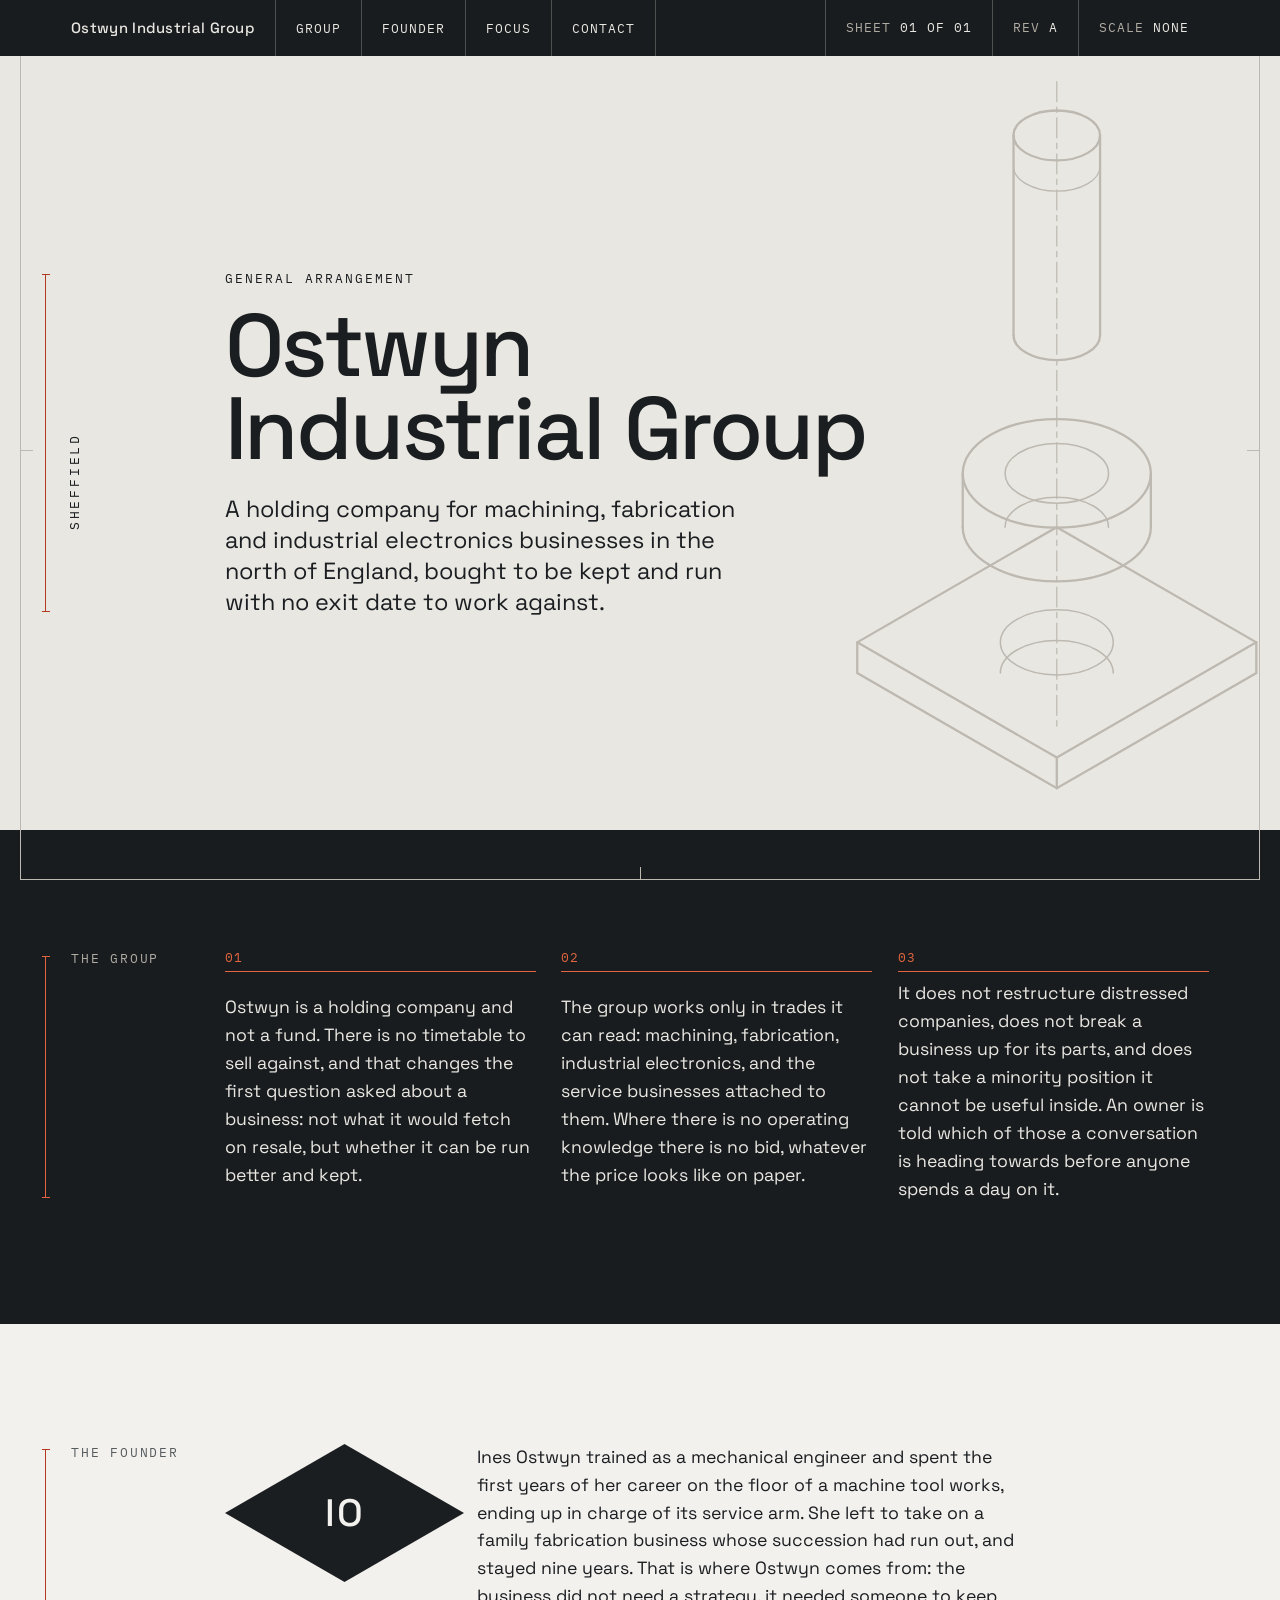
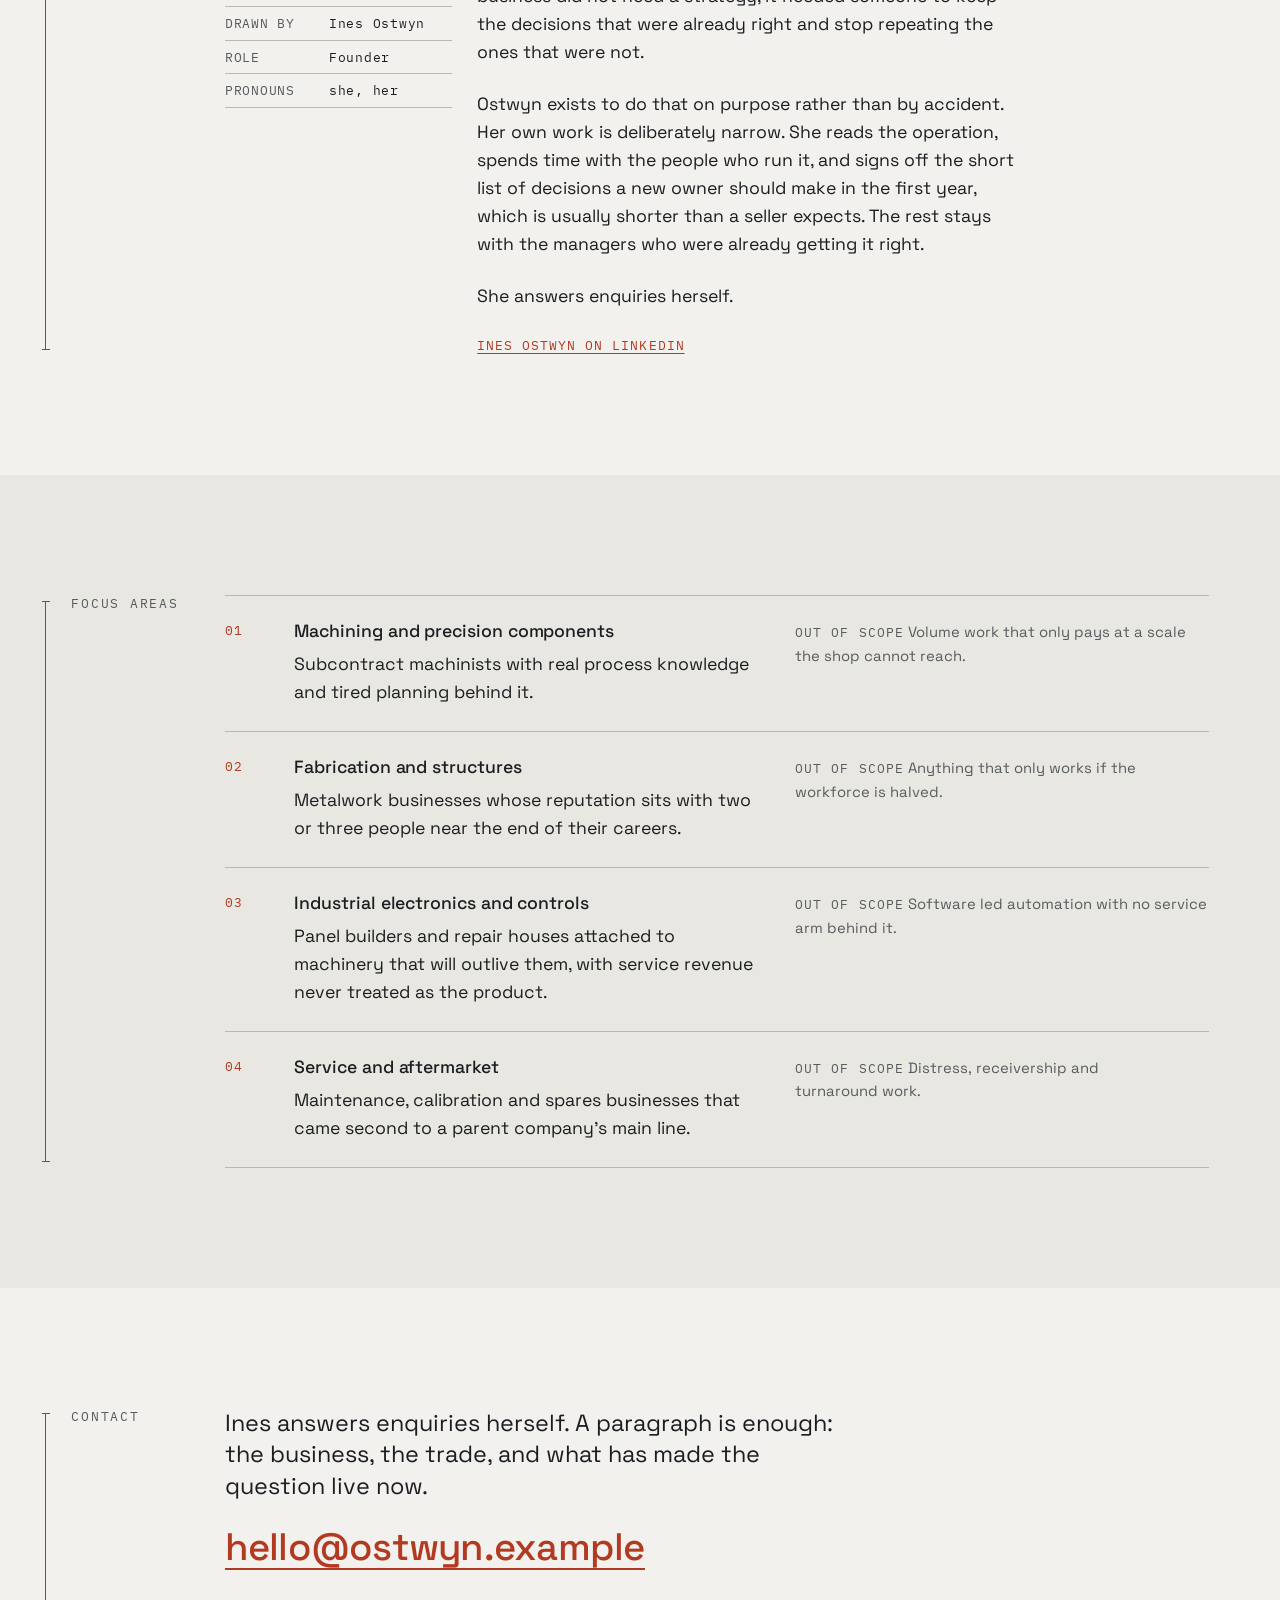
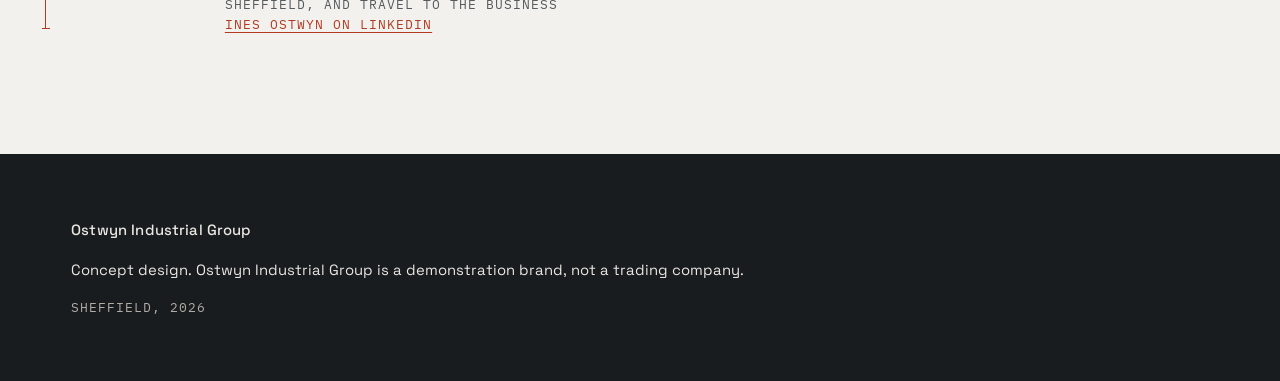
<file: three/index.html>
<!DOCTYPE html>
<html lang="en-US">
<head>
	<meta charset="UTF-8" />
	<meta name="viewport" content="width=device-width, initial-scale=1" />
<meta name='robots' content='max-image-preview:large, index, follow' />
<link rel="icon" href="wp-content/themes/ostwyn/assets/img/icon.svg" type="image/svg+xml">
<link rel="apple-touch-icon" href="wp-content/themes/ostwyn/assets/img/logo.png">
<link rel="preload" href="wp-content/themes/ostwyn/assets/fonts/spacegrotesk-latin-wght.woff2" as="font" type="font/woff2" crossorigin="anonymous">
<link rel="preload" href="wp-content/themes/ostwyn/assets/fonts/ibmplexmono-latin-400.woff2" as="font" type="font/woff2" crossorigin="anonymous">
<title>Ostwyn Industrial Group, engineering businesses bought to keep</title>
<link rel="canonical" href="https://naeventures.github.io/onepager-concepts/three/">
<meta name="description" content="Ostwyn Industrial Group buys machining, fabrication and industrial electronics businesses in the north of England and keeps them, with no exit date. A concept design.">
<meta property="og:type" content="website">
<meta property="og:site_name" content="Ostwyn Industrial Group">
<meta property="og:title" content="Ostwyn Industrial Group">
<meta property="og:description" content="Ostwyn Industrial Group buys machining, fabrication and industrial electronics businesses in the north of England and keeps them, with no exit date. A concept design.">
<meta property="og:url" content="https://naeventures.github.io/onepager-concepts/three/">
<meta property="og:image" content="https://naeventures.github.io/onepager-concepts/three/wp-content/themes/ostwyn/assets/img/og.png">
<meta property="og:image:width" content="1200">
<meta property="og:image:height" content="630">
<meta property="og:image:alt" content="Monogram of Ostwyn Industrial Group, the letters I and O">
<meta property="og:locale" content="en_GB">
<meta name="twitter:card" content="summary_large_image">
<meta name="twitter:title" content="Ostwyn Industrial Group">
<meta name="twitter:description" content="Ostwyn Industrial Group buys machining, fabrication and industrial electronics businesses in the north of England and keeps them, with no exit date. A concept design.">
<meta name="twitter:image" content="https://naeventures.github.io/onepager-concepts/three/wp-content/themes/ostwyn/assets/img/og.png">
<script type="application/ld+json">{"@context":"https://schema.org","@graph":[{"@type":"Corporation","@id":"https://naeventures.github.io/onepager-concepts/three/#group","name":"Ostwyn Industrial Group","url":"https://naeventures.github.io/onepager-concepts/three/","description":"Ostwyn Industrial Group buys machining, fabrication and industrial electronics businesses in the north of England and keeps them, with no exit date. A concept design.","email":"hello@ostwyn.example","logo":"https://naeventures.github.io/onepager-concepts/three/wp-content/themes/ostwyn/assets/img/logo.png","founder":{"@id":"https://naeventures.github.io/onepager-concepts/three/#founder"},"address":{"@type":"PostalAddress","addressLocality":"Sheffield"}},{"@type":"Person","@id":"https://naeventures.github.io/onepager-concepts/three/#founder","name":"Ines Ostwyn","jobTitle":"Founder","worksFor":{"@id":"https://naeventures.github.io/onepager-concepts/three/#group"}},{"@type":"WebSite","@id":"https://naeventures.github.io/onepager-concepts/three/#website","name":"Ostwyn Industrial Group","url":"https://naeventures.github.io/onepager-concepts/three/","publisher":{"@id":"https://naeventures.github.io/onepager-concepts/three/#group"},"inLanguage":"en-GB"}]}</script>
<style id='wp-img-auto-sizes-contain-inline-css'>
img:is([sizes=auto i],[sizes^="auto," i]){contain-intrinsic-size:3000px 1500px}
</style>
<style id='wp-block-paragraph-inline-css'>
.is-small-text{font-size:.875em}.is-regular-text{font-size:1em}.is-large-text{font-size:2.25em}.is-larger-text{font-size:3em}.has-drop-cap:not(:focus):first-letter{float:left;font-size:8.4em;font-style:normal;font-weight:100;line-height:.68;margin:.05em .1em 0 0;text-transform:uppercase}body.rtl .has-drop-cap:not(:focus):first-letter{float:none;margin-left:.1em}p.has-drop-cap.has-background{overflow:hidden}:root :where(p.has-background){padding:1.25em 2.375em}:where(p.has-text-color:not(.has-link-color)) a{color:inherit}p.has-text-align-left[style*="writing-mode:vertical-lr"],p.has-text-align-right[style*="writing-mode:vertical-rl"]{rotate:180deg}
</style>
<style id='wp-block-group-inline-css'>
.wp-block-group{box-sizing:border-box}:where(.wp-block-group.wp-block-group-is-layout-constrained){position:relative}
</style>
<style id='wp-block-group-theme-inline-css'>
:where(.wp-block-group.has-background){padding:1.25em 2.375em}
</style>
<style id='wp-block-template-part-theme-inline-css'>
:root :where(.wp-block-template-part.has-background){margin-bottom:0;margin-top:0;padding:1.25em 2.375em}
</style>
<style id='wp-block-heading-inline-css'>
h1:where(.wp-block-heading).has-background,h2:where(.wp-block-heading).has-background,h3:where(.wp-block-heading).has-background,h4:where(.wp-block-heading).has-background,h5:where(.wp-block-heading).has-background,h6:where(.wp-block-heading).has-background{padding:1.25em 2.375em}h1.has-text-align-left[style*=writing-mode]:where([style*=vertical-lr]),h1.has-text-align-right[style*=writing-mode]:where([style*=vertical-rl]),h2.has-text-align-left[style*=writing-mode]:where([style*=vertical-lr]),h2.has-text-align-right[style*=writing-mode]:where([style*=vertical-rl]),h3.has-text-align-left[style*=writing-mode]:where([style*=vertical-lr]),h3.has-text-align-right[style*=writing-mode]:where([style*=vertical-rl]),h4.has-text-align-left[style*=writing-mode]:where([style*=vertical-lr]),h4.has-text-align-right[style*=writing-mode]:where([style*=vertical-rl]),h5.has-text-align-left[style*=writing-mode]:where([style*=vertical-lr]),h5.has-text-align-right[style*=writing-mode]:where([style*=vertical-rl]),h6.has-text-align-left[style*=writing-mode]:where([style*=vertical-lr]),h6.has-text-align-right[style*=writing-mode]:where([style*=vertical-rl]){rotate:180deg}
</style>
<style id='wp-block-post-content-inline-css'>
.wp-block-post-content{display:flow-root}
</style>
<style id='global-styles-inline-css'>
:root{--wp--preset--aspect-ratio--square: 1;--wp--preset--aspect-ratio--4-3: 4/3;--wp--preset--aspect-ratio--3-4: 3/4;--wp--preset--aspect-ratio--3-2: 3/2;--wp--preset--aspect-ratio--2-3: 2/3;--wp--preset--aspect-ratio--16-9: 16/9;--wp--preset--aspect-ratio--9-16: 9/16;--wp--preset--color--black: #000000;--wp--preset--color--cyan-bluish-gray: #abb8c3;--wp--preset--color--white: #ffffff;--wp--preset--color--pale-pink: #f78da7;--wp--preset--color--vivid-red: #cf2e2e;--wp--preset--color--luminous-vivid-orange: #ff6900;--wp--preset--color--luminous-vivid-amber: #fcb900;--wp--preset--color--light-green-cyan: #7bdcb5;--wp--preset--color--vivid-green-cyan: #00d084;--wp--preset--color--pale-cyan-blue: #8ed1fc;--wp--preset--color--vivid-cyan-blue: #0693e3;--wp--preset--color--vivid-purple: #9b51e0;--wp--preset--color--concrete: #e9e7e2;--wp--preset--color--sheet: #f3f1ee;--wp--preset--color--graphite: #191c1e;--wp--preset--color--ink: #1b1e21;--wp--preset--color--structure: #565b5e;--wp--preset--color--construction: #bdb9b1;--wp--preset--color--vermilion: #b23a20;--wp--preset--color--vermilion-light: #e2653f;--wp--preset--gradient--vivid-cyan-blue-to-vivid-purple: linear-gradient(135deg,rgb(6,147,227) 0%,rgb(155,81,224) 100%);--wp--preset--gradient--light-green-cyan-to-vivid-green-cyan: linear-gradient(135deg,rgb(122,220,180) 0%,rgb(0,208,130) 100%);--wp--preset--gradient--luminous-vivid-amber-to-luminous-vivid-orange: linear-gradient(135deg,rgb(252,185,0) 0%,rgb(255,105,0) 100%);--wp--preset--gradient--luminous-vivid-orange-to-vivid-red: linear-gradient(135deg,rgb(255,105,0) 0%,rgb(207,46,46) 100%);--wp--preset--gradient--very-light-gray-to-cyan-bluish-gray: linear-gradient(135deg,rgb(238,238,238) 0%,rgb(169,184,195) 100%);--wp--preset--gradient--cool-to-warm-spectrum: linear-gradient(135deg,rgb(74,234,220) 0%,rgb(151,120,209) 20%,rgb(207,42,186) 40%,rgb(238,44,130) 60%,rgb(251,105,98) 80%,rgb(254,248,76) 100%);--wp--preset--gradient--blush-light-purple: linear-gradient(135deg,rgb(255,206,236) 0%,rgb(152,150,240) 100%);--wp--preset--gradient--blush-bordeaux: linear-gradient(135deg,rgb(254,205,165) 0%,rgb(254,45,45) 50%,rgb(107,0,62) 100%);--wp--preset--gradient--luminous-dusk: linear-gradient(135deg,rgb(255,203,112) 0%,rgb(199,81,192) 50%,rgb(65,88,208) 100%);--wp--preset--gradient--pale-ocean: linear-gradient(135deg,rgb(255,245,203) 0%,rgb(182,227,212) 50%,rgb(51,167,181) 100%);--wp--preset--gradient--electric-grass: linear-gradient(135deg,rgb(202,248,128) 0%,rgb(113,206,126) 100%);--wp--preset--gradient--midnight: linear-gradient(135deg,rgb(2,3,129) 0%,rgb(40,116,252) 100%);--wp--preset--font-size--data: clamp(0.6875rem, 0.688rem + ((1vw - 0.225rem) * 0.185), 0.8125rem);--wp--preset--font-size--small: clamp(0.875rem, 0.875rem + ((1vw - 0.225rem) * 0.093), 0.9375rem);--wp--preset--font-size--base: clamp(1rem, 1rem + ((1vw - 0.225rem) * 0.185), 1.125rem);--wp--preset--font-size--lead: clamp(1.25rem, 1.25rem + ((1vw - 0.225rem) * 0.37), 1.5rem);--wp--preset--font-size--heading: clamp(1.75rem, 1.75rem + ((1vw - 0.225rem) * 1.111), 2.5rem);--wp--preset--font-size--display: clamp(2.25rem, 2.25rem + ((1vw - 0.225rem) * 2.222), 3.75rem);--wp--preset--font-size--wordmark: clamp(2.75rem, 2.75rem + ((1vw - 0.225rem) * 4.815), 6rem);--wp--preset--font-family--grotesk: 'Space Grotesk', 'Helvetica Neue', Arial, sans-serif;--wp--preset--font-family--mono: 'IBM Plex Mono', ui-monospace, 'SFMono-Regular', Menlo, monospace;--wp--preset--spacing--10: 0.5rem;--wp--preset--spacing--20: 1rem;--wp--preset--spacing--30: 1.5rem;--wp--preset--spacing--40: 2.5rem;--wp--preset--spacing--50: 4rem;--wp--preset--spacing--60: 5.5rem;--wp--preset--spacing--70: 7.5rem;--wp--preset--spacing--80: 9.5rem;--wp--preset--shadow--natural: 6px 6px 9px rgba(0, 0, 0, 0.2);--wp--preset--shadow--deep: 12px 12px 50px rgba(0, 0, 0, 0.4);--wp--preset--shadow--sharp: 6px 6px 0px rgba(0, 0, 0, 0.2);--wp--preset--shadow--outlined: 6px 6px 0px -3px rgb(255, 255, 255), 6px 6px rgb(0, 0, 0);--wp--preset--shadow--crisp: 6px 6px 0px rgb(0, 0, 0);--wp--custom--measure: 34rem;--wp--custom--sheet: 80rem;--wp--custom--columns: 4;--wp--custom--hairline: 1px;}:root { --wp--style--global--content-size: 34rem;--wp--style--global--wide-size: 80rem; }:where(body) { margin: 0; }.wp-site-blocks { padding-top: var(--wp--style--root--padding-top); padding-bottom: var(--wp--style--root--padding-bottom); }.has-global-padding { padding-right: var(--wp--style--root--padding-right); padding-left: var(--wp--style--root--padding-left); }.has-global-padding > .alignfull { margin-right: calc(var(--wp--style--root--padding-right) * -1); margin-left: calc(var(--wp--style--root--padding-left) * -1); }.has-global-padding :where(:not(.alignfull.is-layout-flow) > .has-global-padding:not(.wp-block-block, .alignfull)) { padding-right: 0; padding-left: 0; }.has-global-padding :where(:not(.alignfull.is-layout-flow) > .has-global-padding:not(.wp-block-block, .alignfull)) > .alignfull { margin-left: 0; margin-right: 0; }.wp-site-blocks > .alignleft { float: left; margin-right: 2em; }.wp-site-blocks > .alignright { float: right; margin-left: 2em; }.wp-site-blocks > .aligncenter { justify-content: center; margin-left: auto; margin-right: auto; }:where(.wp-site-blocks) > * { margin-block-start: 0; margin-block-end: 0; }:where(.wp-site-blocks) > :first-child { margin-block-start: 0; }:where(.wp-site-blocks) > :last-child { margin-block-end: 0; }:root { --wp--style--block-gap: 0; }:root :where(.is-layout-flow) > :first-child{margin-block-start: 0;}:root :where(.is-layout-flow) > :last-child{margin-block-end: 0;}:root :where(.is-layout-flow) > *{margin-block-start: 0;margin-block-end: 0;}:root :where(.is-layout-constrained) > :first-child{margin-block-start: 0;}:root :where(.is-layout-constrained) > :last-child{margin-block-end: 0;}:root :where(.is-layout-constrained) > *{margin-block-start: 0;margin-block-end: 0;}:root :where(.is-layout-flex){gap: 0;}:root :where(.is-layout-grid){gap: 0;}.is-layout-flow > .alignleft{float: left;margin-inline-start: 0;margin-inline-end: 2em;}.is-layout-flow > .alignright{float: right;margin-inline-start: 2em;margin-inline-end: 0;}.is-layout-flow > .aligncenter{margin-left: auto !important;margin-right: auto !important;}.is-layout-constrained > .alignleft{float: left;margin-inline-start: 0;margin-inline-end: 2em;}.is-layout-constrained > .alignright{float: right;margin-inline-start: 2em;margin-inline-end: 0;}.is-layout-constrained > .aligncenter{margin-left: auto !important;margin-right: auto !important;}.is-layout-constrained > :where(:not(.alignleft):not(.alignright):not(.alignfull)){max-width: var(--wp--style--global--content-size);margin-left: auto !important;margin-right: auto !important;}.is-layout-constrained > .alignwide{max-width: var(--wp--style--global--wide-size);}body .is-layout-flex{display: flex;}.is-layout-flex{flex-wrap: wrap;align-items: center;}.is-layout-flex > :is(*, div){margin: 0;}body .is-layout-grid{display: grid;}.is-layout-grid > :is(*, div){margin: 0;}body{background-color: var(--wp--preset--color--concrete);color: var(--wp--preset--color--ink);font-family: var(--wp--preset--font-family--grotesk);font-size: var(--wp--preset--font-size--base);font-weight: 400;letter-spacing: 0;line-height: 1.58;--wp--style--root--padding-top: 0;--wp--style--root--padding-right: 0;--wp--style--root--padding-bottom: 0;--wp--style--root--padding-left: 0;}a:where(:not(.wp-element-button)){color: var(--os-accent);text-decoration: none;}:root :where(a:where(:not(.wp-element-button)):hover){text-decoration: underline;}h1, h2, h3, h4, h5, h6{color: var(--os-strong);font-family: var(--wp--preset--font-family--grotesk);font-weight: 500;letter-spacing: -0.018em;line-height: 1.06;}h1{font-size: var(--wp--preset--font-size--wordmark);}h2{font-size: var(--wp--preset--font-size--display);}h3{font-size: var(--wp--preset--font-size--heading);}:root :where(.wp-element-button, .wp-block-button__link){background-color: #32373c;border-width: 0;color: #fff;font-family: inherit;font-size: inherit;font-style: inherit;font-weight: inherit;letter-spacing: inherit;line-height: inherit;padding-top: calc(0.667em + 2px);padding-right: calc(1.333em + 2px);padding-bottom: calc(0.667em + 2px);padding-left: calc(1.333em + 2px);text-decoration: none;text-transform: inherit;}.has-black-color{color: var(--wp--preset--color--black) !important;}.has-cyan-bluish-gray-color{color: var(--wp--preset--color--cyan-bluish-gray) !important;}.has-white-color{color: var(--wp--preset--color--white) !important;}.has-pale-pink-color{color: var(--wp--preset--color--pale-pink) !important;}.has-vivid-red-color{color: var(--wp--preset--color--vivid-red) !important;}.has-luminous-vivid-orange-color{color: var(--wp--preset--color--luminous-vivid-orange) !important;}.has-luminous-vivid-amber-color{color: var(--wp--preset--color--luminous-vivid-amber) !important;}.has-light-green-cyan-color{color: var(--wp--preset--color--light-green-cyan) !important;}.has-vivid-green-cyan-color{color: var(--wp--preset--color--vivid-green-cyan) !important;}.has-pale-cyan-blue-color{color: var(--wp--preset--color--pale-cyan-blue) !important;}.has-vivid-cyan-blue-color{color: var(--wp--preset--color--vivid-cyan-blue) !important;}.has-vivid-purple-color{color: var(--wp--preset--color--vivid-purple) !important;}.has-concrete-color{color: var(--wp--preset--color--concrete) !important;}.has-sheet-color{color: var(--wp--preset--color--sheet) !important;}.has-graphite-color{color: var(--wp--preset--color--graphite) !important;}.has-ink-color{color: var(--wp--preset--color--ink) !important;}.has-structure-color{color: var(--wp--preset--color--structure) !important;}.has-construction-color{color: var(--wp--preset--color--construction) !important;}.has-vermilion-color{color: var(--wp--preset--color--vermilion) !important;}.has-vermilion-light-color{color: var(--wp--preset--color--vermilion-light) !important;}.has-black-background-color{background-color: var(--wp--preset--color--black) !important;}.has-cyan-bluish-gray-background-color{background-color: var(--wp--preset--color--cyan-bluish-gray) !important;}.has-white-background-color{background-color: var(--wp--preset--color--white) !important;}.has-pale-pink-background-color{background-color: var(--wp--preset--color--pale-pink) !important;}.has-vivid-red-background-color{background-color: var(--wp--preset--color--vivid-red) !important;}.has-luminous-vivid-orange-background-color{background-color: var(--wp--preset--color--luminous-vivid-orange) !important;}.has-luminous-vivid-amber-background-color{background-color: var(--wp--preset--color--luminous-vivid-amber) !important;}.has-light-green-cyan-background-color{background-color: var(--wp--preset--color--light-green-cyan) !important;}.has-vivid-green-cyan-background-color{background-color: var(--wp--preset--color--vivid-green-cyan) !important;}.has-pale-cyan-blue-background-color{background-color: var(--wp--preset--color--pale-cyan-blue) !important;}.has-vivid-cyan-blue-background-color{background-color: var(--wp--preset--color--vivid-cyan-blue) !important;}.has-vivid-purple-background-color{background-color: var(--wp--preset--color--vivid-purple) !important;}.has-concrete-background-color{background-color: var(--wp--preset--color--concrete) !important;}.has-sheet-background-color{background-color: var(--wp--preset--color--sheet) !important;}.has-graphite-background-color{background-color: var(--wp--preset--color--graphite) !important;}.has-ink-background-color{background-color: var(--wp--preset--color--ink) !important;}.has-structure-background-color{background-color: var(--wp--preset--color--structure) !important;}.has-construction-background-color{background-color: var(--wp--preset--color--construction) !important;}.has-vermilion-background-color{background-color: var(--wp--preset--color--vermilion) !important;}.has-vermilion-light-background-color{background-color: var(--wp--preset--color--vermilion-light) !important;}.has-black-border-color{border-color: var(--wp--preset--color--black) !important;}.has-cyan-bluish-gray-border-color{border-color: var(--wp--preset--color--cyan-bluish-gray) !important;}.has-white-border-color{border-color: var(--wp--preset--color--white) !important;}.has-pale-pink-border-color{border-color: var(--wp--preset--color--pale-pink) !important;}.has-vivid-red-border-color{border-color: var(--wp--preset--color--vivid-red) !important;}.has-luminous-vivid-orange-border-color{border-color: var(--wp--preset--color--luminous-vivid-orange) !important;}.has-luminous-vivid-amber-border-color{border-color: var(--wp--preset--color--luminous-vivid-amber) !important;}.has-light-green-cyan-border-color{border-color: var(--wp--preset--color--light-green-cyan) !important;}.has-vivid-green-cyan-border-color{border-color: var(--wp--preset--color--vivid-green-cyan) !important;}.has-pale-cyan-blue-border-color{border-color: var(--wp--preset--color--pale-cyan-blue) !important;}.has-vivid-cyan-blue-border-color{border-color: var(--wp--preset--color--vivid-cyan-blue) !important;}.has-vivid-purple-border-color{border-color: var(--wp--preset--color--vivid-purple) !important;}.has-concrete-border-color{border-color: var(--wp--preset--color--concrete) !important;}.has-sheet-border-color{border-color: var(--wp--preset--color--sheet) !important;}.has-graphite-border-color{border-color: var(--wp--preset--color--graphite) !important;}.has-ink-border-color{border-color: var(--wp--preset--color--ink) !important;}.has-structure-border-color{border-color: var(--wp--preset--color--structure) !important;}.has-construction-border-color{border-color: var(--wp--preset--color--construction) !important;}.has-vermilion-border-color{border-color: var(--wp--preset--color--vermilion) !important;}.has-vermilion-light-border-color{border-color: var(--wp--preset--color--vermilion-light) !important;}.has-vivid-cyan-blue-to-vivid-purple-gradient-background{background: var(--wp--preset--gradient--vivid-cyan-blue-to-vivid-purple) !important;}.has-light-green-cyan-to-vivid-green-cyan-gradient-background{background: var(--wp--preset--gradient--light-green-cyan-to-vivid-green-cyan) !important;}.has-luminous-vivid-amber-to-luminous-vivid-orange-gradient-background{background: var(--wp--preset--gradient--luminous-vivid-amber-to-luminous-vivid-orange) !important;}.has-luminous-vivid-orange-to-vivid-red-gradient-background{background: var(--wp--preset--gradient--luminous-vivid-orange-to-vivid-red) !important;}.has-very-light-gray-to-cyan-bluish-gray-gradient-background{background: var(--wp--preset--gradient--very-light-gray-to-cyan-bluish-gray) !important;}.has-cool-to-warm-spectrum-gradient-background{background: var(--wp--preset--gradient--cool-to-warm-spectrum) !important;}.has-blush-light-purple-gradient-background{background: var(--wp--preset--gradient--blush-light-purple) !important;}.has-blush-bordeaux-gradient-background{background: var(--wp--preset--gradient--blush-bordeaux) !important;}.has-luminous-dusk-gradient-background{background: var(--wp--preset--gradient--luminous-dusk) !important;}.has-pale-ocean-gradient-background{background: var(--wp--preset--gradient--pale-ocean) !important;}.has-electric-grass-gradient-background{background: var(--wp--preset--gradient--electric-grass) !important;}.has-midnight-gradient-background{background: var(--wp--preset--gradient--midnight) !important;}.has-data-font-size{font-size: var(--wp--preset--font-size--data) !important;}.has-small-font-size{font-size: var(--wp--preset--font-size--small) !important;}.has-base-font-size{font-size: var(--wp--preset--font-size--base) !important;}.has-lead-font-size{font-size: var(--wp--preset--font-size--lead) !important;}.has-heading-font-size{font-size: var(--wp--preset--font-size--heading) !important;}.has-display-font-size{font-size: var(--wp--preset--font-size--display) !important;}.has-wordmark-font-size{font-size: var(--wp--preset--font-size--wordmark) !important;}.has-grotesk-font-family{font-family: var(--wp--preset--font-family--grotesk) !important;}.has-mono-font-family{font-family: var(--wp--preset--font-family--mono) !important;}
:root :where(p){margin-top: 0;margin-bottom: 0;}
</style>
<link rel='stylesheet' id='ostwyn-css' href='wp-content/themes/ostwyn/style.css?ver=2.0.0' media='all' />
<style class='wp-fonts-local'>
@font-face{font-family:"Space Grotesk";font-style:normal;font-weight:300 700;font-display:swap;src:url('wp-content/themes/ostwyn/assets/fonts/spacegrotesk-latin-wght.woff2') format('woff2');}
@font-face{font-family:"IBM Plex Mono";font-style:normal;font-weight:400;font-display:swap;src:url('wp-content/themes/ostwyn/assets/fonts/ibmplexmono-latin-400.woff2') format('woff2');}
</style>
</head>

<body class="home wp-singular page-template-default page page-id-12 wp-embed-responsive wp-theme-ostwyn">
<div class="os-frame" aria-hidden="true"></div>

<div class="wp-site-blocks"><div class="wp-block-template-part">
<p class="os-skip"><a href="index.html#content">Skip to content</a></p>



<header class="wp-block-group alignfull os-mast is-layout-flow wp-block-group-is-layout-flow">
<div class="wp-block-group os-mast__inner is-layout-flow wp-block-group-is-layout-flow">
<p class="os-cell os-mast__mark">Ostwyn Industrial Group</p>



<div class="wp-block-group os-nav is-layout-flow wp-block-group-is-layout-flow">
<p><a href="index.html#group">Group</a></p>



<p><a href="index.html#founder">Founder</a></p>



<p><a href="index.html#focus">Focus</a></p>



<p><a href="index.html#contact">Contact</a></p>
</div>



<div class="wp-block-group os-mast__meta is-layout-flow wp-block-group-is-layout-flow">
<p class="os-cell"><span class="os-cell__key">Sheet</span>01 of 01</p>



<p class="os-cell"><span class="os-cell__key">Rev</span>A</p>



<p class="os-cell"><span class="os-cell__key">Scale</span>None</p>
</div>
</div>
</header>

</div>


<main class="wp-block-group is-layout-flow wp-block-group-is-layout-flow" id="content"><div class="entry-content wp-block-post-content is-layout-flow wp-block-post-content-is-layout-flow">
<section class="wp-block-group alignfull os-band os-band--hero is-layout-flow wp-block-group-is-layout-flow"><div class="os-axo" aria-hidden="true"><svg xmlns="http://www.w3.org/2000/svg" viewBox="0 0 700 1000"><g transform="translate(350 760)" fill="none" stroke="currentColor" stroke-linecap="round"><path stroke-width="1.6" stroke-dasharray="26 7 7 7" d="M0 -730 L0 110"/><g class="os-axo__plate"><path stroke-width="3" d="M0 -150 L259.81 0 L259.81 40 L0 190 L-259.81 40 L-259.81 0 Z"/><path stroke-width="3" d="M0 150 L259.81 0"/><path stroke-width="3" d="M0 150 L-259.81 0"/><path stroke-width="3" d="M0 150 L0 190"/><path stroke-width="1.98" d="M-73.48 0 A73.48 42.43 0 1 1 73.48 0 A73.48 42.43 0 1 1 -73.48 0 Z"/><path stroke-width="1.98" d="M-73.48 40 A73.48 42.43 0 0 1 73.48 40"/></g><g class="os-axo__part os-axo__part--collar" style="--os-axo-dz: 150px"><path stroke-width="3" d="M-122.47 -220 A122.47 70.71 0 1 1 122.47 -220 A122.47 70.71 0 1 1 -122.47 -220 Z"/><path stroke-width="3" d="M-122.47 -150 A122.47 70.71 0 0 0 122.47 -150"/><path stroke-width="3" d="M-122.47 -220 L-122.47 -150"/><path stroke-width="3" d="M122.47 -220 L122.47 -150"/><path stroke-width="1.98" d="M-67.36 -220 A67.36 38.89 0 1 1 67.36 -220 A67.36 38.89 0 1 1 -67.36 -220 Z"/><path stroke-width="1.98" d="M-67.36 -150 A67.36 38.89 0 0 1 67.36 -150"/></g><g class="os-axo__part os-axo__part--spindle" style="--os-axo-dz: 330px"><path stroke-width="3" d="M-56.34 -660 A56.34 32.53 0 1 1 56.34 -660 A56.34 32.53 0 1 1 -56.34 -660 Z"/><path stroke-width="3" d="M-56.34 -400 A56.34 32.53 0 0 0 56.34 -400"/><path stroke-width="3" d="M-56.34 -660 L-56.34 -400"/><path stroke-width="3" d="M56.34 -660 L56.34 -400"/><path stroke-width="1.65" d="M-56.34 -620 A56.34 32.53 0 0 0 56.34 -620"/></g></g></svg>
</div>
<div class="wp-block-group os-grid is-layout-flow wp-block-group-is-layout-flow">
<p class="os-updim">Sheffield</p>



<div class="wp-block-group os-hero__body is-layout-flow wp-block-group-is-layout-flow">
<p class="os-eyebrow">General arrangement</p>



<h1 class="wp-block-heading os-wordmark">Ostwyn Industrial Group</h1>



<p class="os-standfirst">A holding company for machining, fabrication and industrial electronics businesses in the north of England, bought to be kept and run with no exit date to work against.</p>
</div>
</div>
</section>



<section class="wp-block-group alignfull os-band os-band--graphite is-layout-flow wp-block-group-is-layout-flow" id="group">
<div class="wp-block-group os-grid is-layout-flow wp-block-group-is-layout-flow">
<h2 class="wp-block-heading os-label">The group</h2>



<div class="wp-block-group os-notes os-reveal is-layout-flow wp-block-group-is-layout-flow">
<div class="wp-block-group os-note is-layout-flow wp-block-group-is-layout-flow">
<p class="os-note__n">01</p>



<p>Ostwyn is a holding company and not a fund. There is no timetable to sell against, and that changes the first question asked about a business: not what it would fetch on resale, but whether it can be run better and kept.</p>
</div>



<div class="wp-block-group os-note is-layout-flow wp-block-group-is-layout-flow">
<p class="os-note__n">02</p>



<p>The group works only in trades it can read: machining, fabrication, industrial electronics, and the service businesses attached to them. Where there is no operating knowledge there is no bid, whatever the price looks like on paper.</p>
</div>



<div class="wp-block-group os-note is-layout-flow wp-block-group-is-layout-flow">
<p class="os-note__n">03</p>



<p>It does not restructure distressed companies, does not break a business up for its parts, and does not take a minority position it cannot be useful inside. An owner is told which of those a conversation is heading towards before anyone spends a day on it.</p>
</div>
</div>
</div>
</section>



<section class="wp-block-group alignfull os-band os-band--panel is-layout-flow wp-block-group-is-layout-flow" id="founder">
<div class="wp-block-group os-grid is-layout-flow wp-block-group-is-layout-flow">
<h2 class="wp-block-heading os-label">The founder</h2>



<div class="wp-block-group os-founder__aside os-reveal is-layout-flow wp-block-group-is-layout-flow">
<div class="wp-block-group os-stamp is-layout-flow wp-block-group-is-layout-flow">
<p>IO</p>
</div>



<div class="wp-block-group os-cells is-layout-flow wp-block-group-is-layout-flow">
<p><span class="os-cell__key">Drawn by</span>Ines Ostwyn</p>



<p><span class="os-cell__key">Role</span>Founder</p>



<p><span class="os-cell__key">Pronouns</span>she, her</p>
</div>
</div>



<div class="wp-block-group os-founder__body is-layout-flow wp-block-group-is-layout-flow">
<p>Ines Ostwyn trained as a mechanical engineer and spent the first years of her career on the floor of a machine tool works, ending up in charge of its service arm. She left to take on a family fabrication business whose succession had run out, and stayed nine years. That is where Ostwyn comes from: the business did not need a strategy, it needed someone to keep the decisions that were already right and stop repeating the ones that were not.</p>



<p>Ostwyn exists to do that on purpose rather than by accident. Her own work is deliberately narrow. She reads the operation, spends time with the people who run it, and signs off the short list of decisions a new owner should make in the first year, which is usually shorter than a seller expects. The rest stays with the managers who were already getting it right.</p>



<p>She answers enquiries herself.</p>



<p class="os-data"><a href="https://www.linkedin.com/">Ines Ostwyn on LinkedIn</a></p>
</div>
</div>
</section>



<section class="wp-block-group alignfull os-band is-layout-flow wp-block-group-is-layout-flow" id="focus">
<div class="wp-block-group os-grid is-layout-flow wp-block-group-is-layout-flow">
<h2 class="wp-block-heading os-label">Focus areas</h2>



<div class="wp-block-group os-parts os-reveal is-layout-flow wp-block-group-is-layout-flow">
<div class="wp-block-group os-part is-layout-flow wp-block-group-is-layout-flow">
<p class="os-part__n">01</p>



<div class="wp-block-group os-part__main is-layout-flow wp-block-group-is-layout-flow">
<h3 class="wp-block-heading os-part__title">Machining and precision components</h3>



<p class="os-part__line">Subcontract machinists with real process knowledge and tired planning behind it.</p>
</div>



<p class="os-part__not"><b>Out of scope</b> Volume work that only pays at a scale the shop cannot reach.</p>
</div>



<div class="wp-block-group os-part is-layout-flow wp-block-group-is-layout-flow">
<p class="os-part__n">02</p>



<div class="wp-block-group os-part__main is-layout-flow wp-block-group-is-layout-flow">
<h3 class="wp-block-heading os-part__title">Fabrication and structures</h3>



<p class="os-part__line">Metalwork businesses whose reputation sits with two or three people near the end of their careers.</p>
</div>



<p class="os-part__not"><b>Out of scope</b> Anything that only works if the workforce is halved.</p>
</div>



<div class="wp-block-group os-part is-layout-flow wp-block-group-is-layout-flow">
<p class="os-part__n">03</p>



<div class="wp-block-group os-part__main is-layout-flow wp-block-group-is-layout-flow">
<h3 class="wp-block-heading os-part__title">Industrial electronics and controls</h3>



<p class="os-part__line">Panel builders and repair houses attached to machinery that will outlive them, with service revenue never treated as the product.</p>
</div>



<p class="os-part__not"><b>Out of scope</b> Software led automation with no service arm behind it.</p>
</div>



<div class="wp-block-group os-part is-layout-flow wp-block-group-is-layout-flow">
<p class="os-part__n">04</p>



<div class="wp-block-group os-part__main is-layout-flow wp-block-group-is-layout-flow">
<h3 class="wp-block-heading os-part__title">Service and aftermarket</h3>



<p class="os-part__line">Maintenance, calibration and spares businesses that came second to a parent company&#8217;s main line.</p>
</div>



<p class="os-part__not"><b>Out of scope</b> Distress, receivership and turnaround work.</p>
</div>
</div>
</div>
</section>



<section class="wp-block-group alignfull os-band os-band--panel is-layout-flow wp-block-group-is-layout-flow" id="contact">
<div class="wp-block-group os-grid is-layout-flow wp-block-group-is-layout-flow">
<h2 class="wp-block-heading os-label">Contact</h2>



<div class="wp-block-group os-contact__body os-reveal is-layout-flow wp-block-group-is-layout-flow">
<p class="os-lead">Ines answers enquiries herself. A paragraph is enough: the business, the trade, and what has made the question live now.</p>



<p><a class="os-mail" href="mailto:hello@ostwyn.example">hello@ostwyn.example</a></p>



<p class="os-place os-data">Sheffield, and travel to the business</p>



<p class="os-data"><a href="https://www.linkedin.com/">Ines Ostwyn on LinkedIn</a></p>
</div>
</div>
</section>
</div></main>


<div class="wp-block-template-part">
<footer class="wp-block-group alignfull os-footer is-layout-flow wp-block-group-is-layout-flow">
<div class="wp-block-group os-footer__inner is-layout-flow wp-block-group-is-layout-flow">
<p class="os-footer__name">Ostwyn Industrial Group</p>



<p class="os-footer__note">Concept design. Ostwyn Industrial Group is a demonstration brand, not a trading company.</p>



<p class="os-footer__place">Sheffield, 2026</p>
</div>
</footer>

</div>
</div>
</body>
</html>
</file>
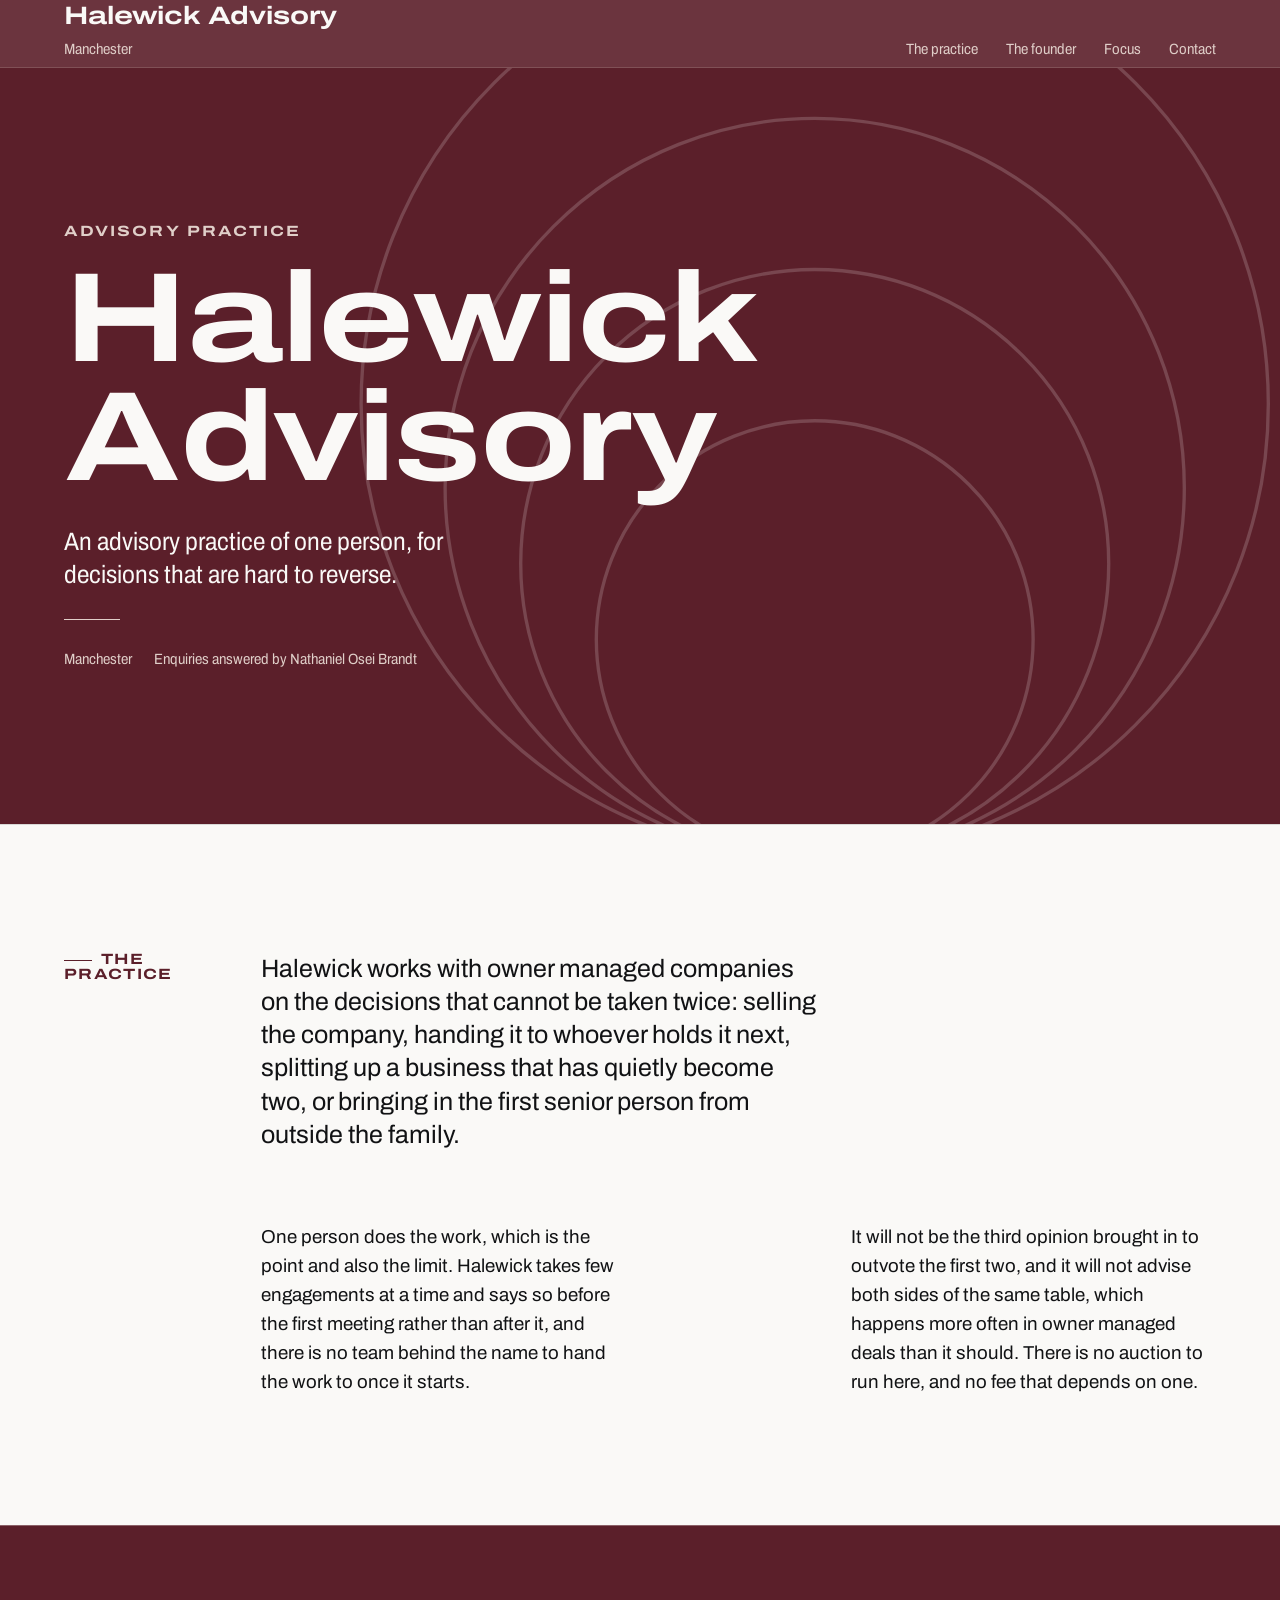
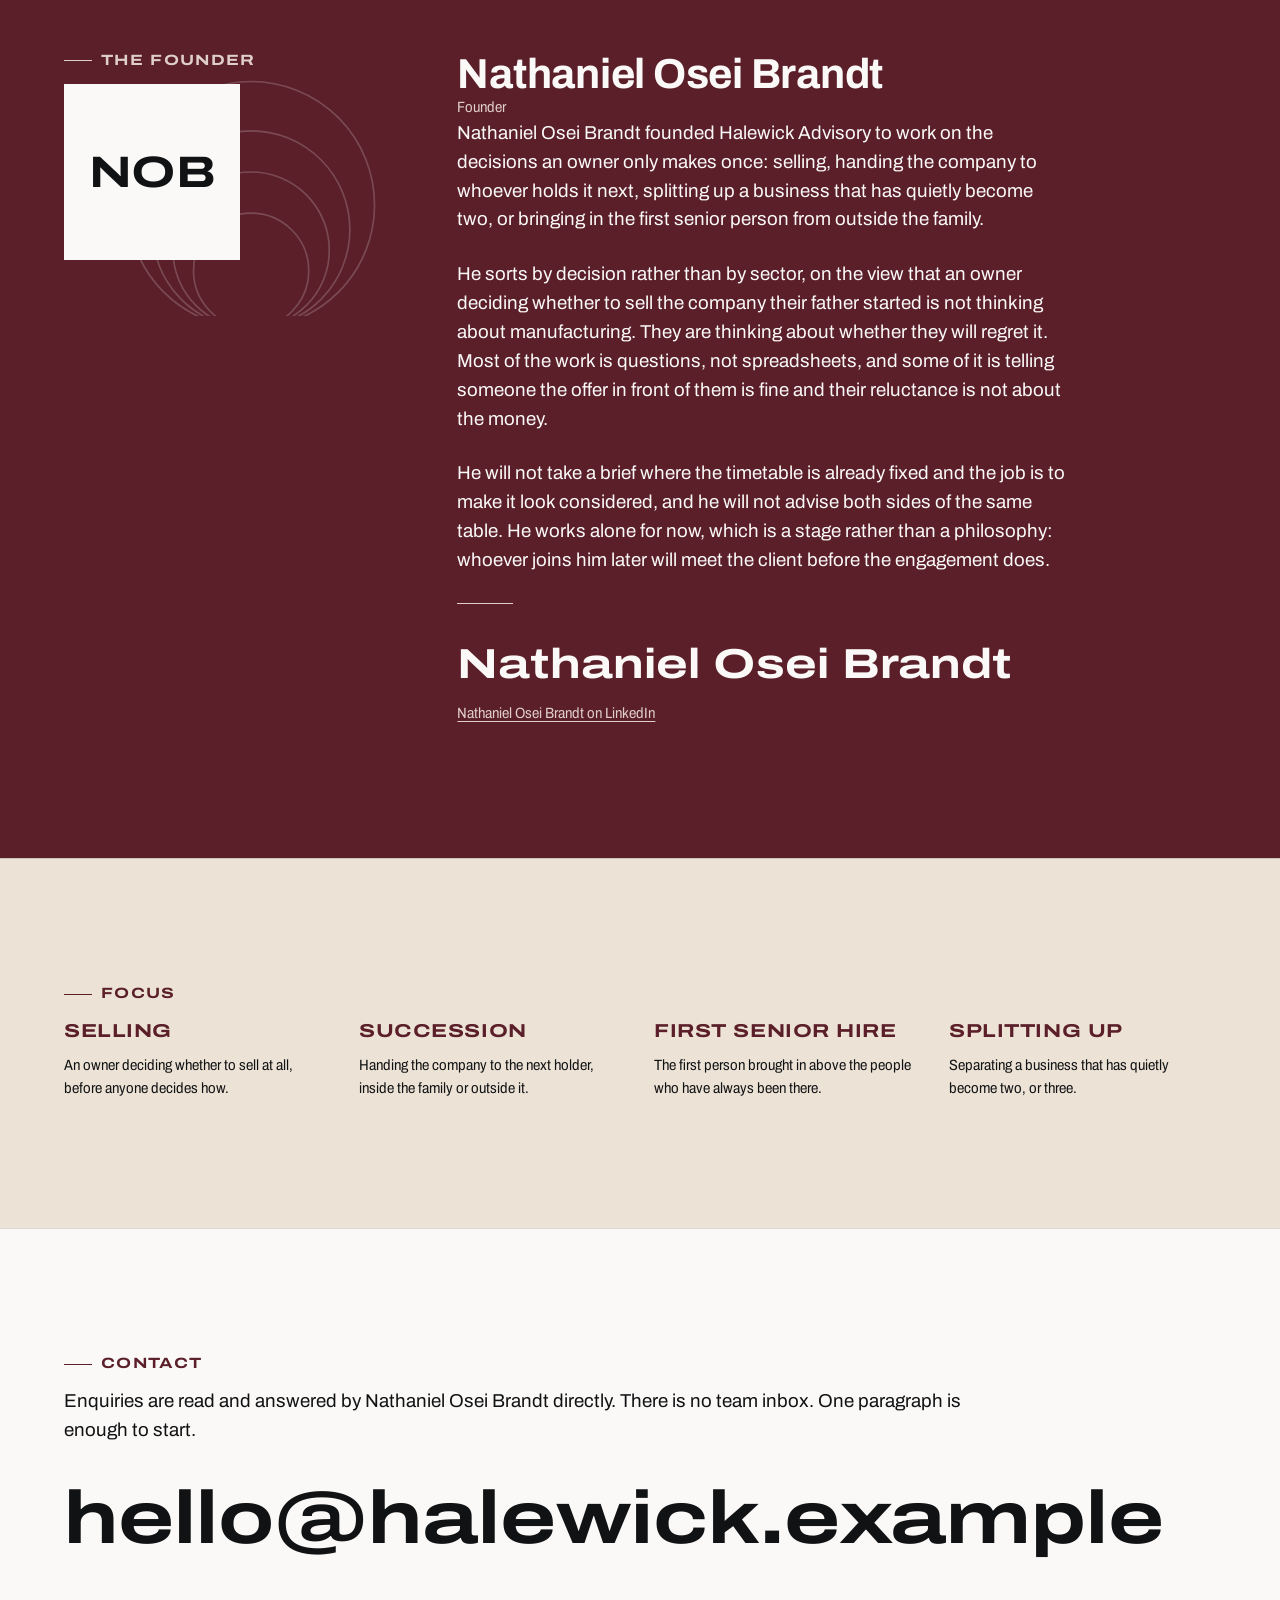
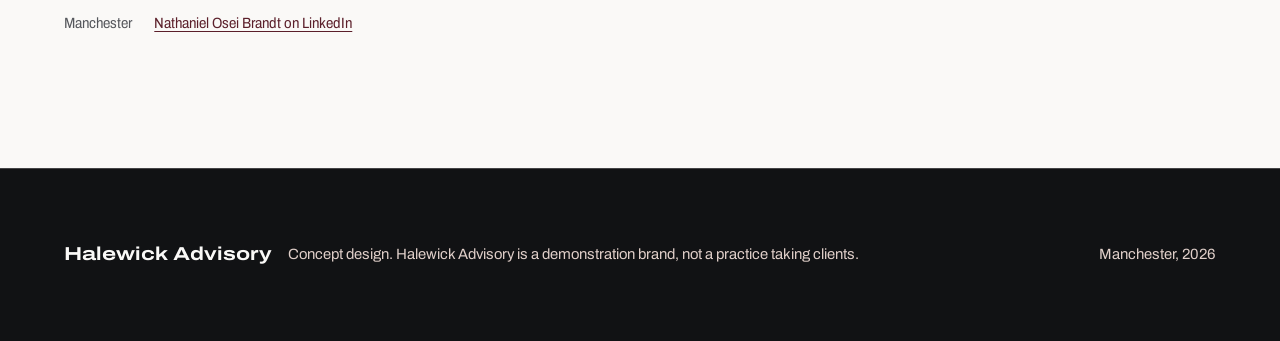
<file: two/index.html>
<!DOCTYPE html>
<html lang="en-US">
<head>
	<meta charset="UTF-8" />
	<meta name="viewport" content="width=device-width, initial-scale=1" />
<meta name='robots' content='max-image-preview:large, index, follow' />
<link rel="icon" href="wp-content/themes/halewick/assets/img/icon.svg" type="image/svg+xml">
<link rel="apple-touch-icon" href="wp-content/themes/halewick/assets/img/logo.png">
<link rel="preload" href="wp-content/themes/halewick/assets/fonts/archivo-latin-wdth-wght.woff2" as="font" type="font/woff2" crossorigin="anonymous">
<title>Halewick Advisory, advice on decisions that cannot be taken twice</title>
<link rel="canonical" href="https://naeventures.github.io/onepager-concepts/two/">
<meta name="description" content="Halewick Advisory works with owner managed companies on selling, succession and splitting up. One person, few engagements. Nathaniel Osei Brandt, Manchester.">
<meta property="og:type" content="website">
<meta property="og:site_name" content="Halewick Advisory">
<meta property="og:title" content="Halewick Advisory">
<meta property="og:description" content="Halewick Advisory works with owner managed companies on selling, succession and splitting up. One person, few engagements. Nathaniel Osei Brandt, Manchester.">
<meta property="og:url" content="https://naeventures.github.io/onepager-concepts/two/">
<meta property="og:image" content="https://naeventures.github.io/onepager-concepts/two/wp-content/themes/halewick/assets/img/og.png">
<meta property="og:image:width" content="1200">
<meta property="og:image:height" content="630">
<meta property="og:image:alt" content="Monogram of Halewick Advisory, the letters N, O and B">
<meta property="og:locale" content="en_GB">
<meta name="twitter:card" content="summary_large_image">
<meta name="twitter:title" content="Halewick Advisory">
<meta name="twitter:description" content="Halewick Advisory works with owner managed companies on selling, succession and splitting up. One person, few engagements. Nathaniel Osei Brandt, Manchester.">
<meta name="twitter:image" content="https://naeventures.github.io/onepager-concepts/two/wp-content/themes/halewick/assets/img/og.png">
<script type="application/ld+json">{"@context":"https://schema.org","@graph":[{"@type":"ProfessionalService","@id":"https://naeventures.github.io/onepager-concepts/two/#practice","name":"Halewick Advisory","url":"https://naeventures.github.io/onepager-concepts/two/","description":"Halewick Advisory works with owner managed companies on selling, succession and splitting up. One person, few engagements. Nathaniel Osei Brandt, Manchester.","email":"hello@halewick.example","logo":"https://naeventures.github.io/onepager-concepts/two/wp-content/themes/halewick/assets/img/logo.png","founder":{"@id":"https://naeventures.github.io/onepager-concepts/two/#founder"},"address":{"@type":"PostalAddress","addressLocality":"Manchester"}},{"@type":"Person","@id":"https://naeventures.github.io/onepager-concepts/two/#founder","name":"Nathaniel Osei Brandt","jobTitle":"Founder","worksFor":{"@id":"https://naeventures.github.io/onepager-concepts/two/#practice"}},{"@type":"WebSite","@id":"https://naeventures.github.io/onepager-concepts/two/#website","name":"Halewick Advisory","url":"https://naeventures.github.io/onepager-concepts/two/","publisher":{"@id":"https://naeventures.github.io/onepager-concepts/two/#practice"},"inLanguage":"en-GB"}]}</script>
<style id='wp-img-auto-sizes-contain-inline-css'>
img:is([sizes=auto i],[sizes^="auto," i]){contain-intrinsic-size:3000px 1500px}
</style>
<style id='wp-block-paragraph-inline-css'>
.is-small-text{font-size:.875em}.is-regular-text{font-size:1em}.is-large-text{font-size:2.25em}.is-larger-text{font-size:3em}.has-drop-cap:not(:focus):first-letter{float:left;font-size:8.4em;font-style:normal;font-weight:100;line-height:.68;margin:.05em .1em 0 0;text-transform:uppercase}body.rtl .has-drop-cap:not(:focus):first-letter{float:none;margin-left:.1em}p.has-drop-cap.has-background{overflow:hidden}:root :where(p.has-background){padding:1.25em 2.375em}:where(p.has-text-color:not(.has-link-color)) a{color:inherit}p.has-text-align-left[style*="writing-mode:vertical-lr"],p.has-text-align-right[style*="writing-mode:vertical-rl"]{rotate:180deg}
</style>
<style id='wp-block-group-inline-css'>
.wp-block-group{box-sizing:border-box}:where(.wp-block-group.wp-block-group-is-layout-constrained){position:relative}
</style>
<style id='wp-block-group-theme-inline-css'>
:where(.wp-block-group.has-background){padding:1.25em 2.375em}
</style>
<style id='wp-block-template-part-theme-inline-css'>
:root :where(.wp-block-template-part.has-background){margin-bottom:0;margin-top:0;padding:1.25em 2.375em}
</style>
<style id='wp-block-heading-inline-css'>
h1:where(.wp-block-heading).has-background,h2:where(.wp-block-heading).has-background,h3:where(.wp-block-heading).has-background,h4:where(.wp-block-heading).has-background,h5:where(.wp-block-heading).has-background,h6:where(.wp-block-heading).has-background{padding:1.25em 2.375em}h1.has-text-align-left[style*=writing-mode]:where([style*=vertical-lr]),h1.has-text-align-right[style*=writing-mode]:where([style*=vertical-rl]),h2.has-text-align-left[style*=writing-mode]:where([style*=vertical-lr]),h2.has-text-align-right[style*=writing-mode]:where([style*=vertical-rl]),h3.has-text-align-left[style*=writing-mode]:where([style*=vertical-lr]),h3.has-text-align-right[style*=writing-mode]:where([style*=vertical-rl]),h4.has-text-align-left[style*=writing-mode]:where([style*=vertical-lr]),h4.has-text-align-right[style*=writing-mode]:where([style*=vertical-rl]),h5.has-text-align-left[style*=writing-mode]:where([style*=vertical-lr]),h5.has-text-align-right[style*=writing-mode]:where([style*=vertical-rl]),h6.has-text-align-left[style*=writing-mode]:where([style*=vertical-lr]),h6.has-text-align-right[style*=writing-mode]:where([style*=vertical-rl]){rotate:180deg}
</style>
<style id='wp-block-post-content-inline-css'>
.wp-block-post-content{display:flow-root}
</style>
<style id='global-styles-inline-css'>
:root{--wp--preset--aspect-ratio--square: 1;--wp--preset--aspect-ratio--4-3: 4/3;--wp--preset--aspect-ratio--3-4: 3/4;--wp--preset--aspect-ratio--3-2: 3/2;--wp--preset--aspect-ratio--2-3: 2/3;--wp--preset--aspect-ratio--16-9: 16/9;--wp--preset--aspect-ratio--9-16: 9/16;--wp--preset--color--black: #000000;--wp--preset--color--cyan-bluish-gray: #abb8c3;--wp--preset--color--white: #ffffff;--wp--preset--color--pale-pink: #f78da7;--wp--preset--color--vivid-red: #cf2e2e;--wp--preset--color--luminous-vivid-orange: #ff6900;--wp--preset--color--luminous-vivid-amber: #fcb900;--wp--preset--color--light-green-cyan: #7bdcb5;--wp--preset--color--vivid-green-cyan: #00d084;--wp--preset--color--pale-cyan-blue: #8ed1fc;--wp--preset--color--vivid-cyan-blue: #0693e3;--wp--preset--color--vivid-purple: #9b51e0;--wp--preset--color--paper: #faf9f7;--wp--preset--color--sand: #ece3d6;--wp--preset--color--ink: #111214;--wp--preset--color--muted: #55575c;--wp--preset--color--oxblood: #5b1f2a;--wp--preset--color--muted-oxblood: #e0cfc9;--wp--preset--gradient--vivid-cyan-blue-to-vivid-purple: linear-gradient(135deg,rgb(6,147,227) 0%,rgb(155,81,224) 100%);--wp--preset--gradient--light-green-cyan-to-vivid-green-cyan: linear-gradient(135deg,rgb(122,220,180) 0%,rgb(0,208,130) 100%);--wp--preset--gradient--luminous-vivid-amber-to-luminous-vivid-orange: linear-gradient(135deg,rgb(252,185,0) 0%,rgb(255,105,0) 100%);--wp--preset--gradient--luminous-vivid-orange-to-vivid-red: linear-gradient(135deg,rgb(255,105,0) 0%,rgb(207,46,46) 100%);--wp--preset--gradient--very-light-gray-to-cyan-bluish-gray: linear-gradient(135deg,rgb(238,238,238) 0%,rgb(169,184,195) 100%);--wp--preset--gradient--cool-to-warm-spectrum: linear-gradient(135deg,rgb(74,234,220) 0%,rgb(151,120,209) 20%,rgb(207,42,186) 40%,rgb(238,44,130) 60%,rgb(251,105,98) 80%,rgb(254,248,76) 100%);--wp--preset--gradient--blush-light-purple: linear-gradient(135deg,rgb(255,206,236) 0%,rgb(152,150,240) 100%);--wp--preset--gradient--blush-bordeaux: linear-gradient(135deg,rgb(254,205,165) 0%,rgb(254,45,45) 50%,rgb(107,0,62) 100%);--wp--preset--gradient--luminous-dusk: linear-gradient(135deg,rgb(255,203,112) 0%,rgb(199,81,192) 50%,rgb(65,88,208) 100%);--wp--preset--gradient--pale-ocean: linear-gradient(135deg,rgb(255,245,203) 0%,rgb(182,227,212) 50%,rgb(51,167,181) 100%);--wp--preset--gradient--electric-grass: linear-gradient(135deg,rgb(202,248,128) 0%,rgb(113,206,126) 100%);--wp--preset--gradient--midnight: linear-gradient(135deg,rgb(2,3,129) 0%,rgb(40,116,252) 100%);--wp--preset--font-size--label: clamp(0.6875rem, 0.688rem + ((1vw - 0.225rem) * 0.092), 0.75rem);--wp--preset--font-size--small: clamp(0.875rem, 0.875rem + ((1vw - 0.225rem) * 0.093), 0.9375rem);--wp--preset--font-size--base: clamp(1.0625rem, 1.063rem + ((1vw - 0.225rem) * 0.185), 1.1875rem);--wp--preset--font-size--lead: clamp(1.25rem, 1.25rem + ((1vw - 0.225rem) * 0.556), 1.625rem);--wp--preset--font-size--heading: clamp(1.875rem, 1.875rem + ((1vw - 0.225rem) * 1.296), 2.75rem);--wp--preset--font-size--display: clamp(2.5rem, 2.5rem + ((1vw - 0.225rem) * 3.704), 5rem);--wp--preset--font-size--wordmark: clamp(3.25rem, 3.25rem + ((1vw - 0.225rem) * 8.148), 8.75rem);--wp--preset--font-family--archivo: Archivo, 'Helvetica Neue', Arial, sans-serif;--wp--preset--spacing--10: 0.5rem;--wp--preset--spacing--20: 1rem;--wp--preset--spacing--30: 1.75rem;--wp--preset--spacing--40: 3rem;--wp--preset--spacing--50: 4.5rem;--wp--preset--spacing--60: 6rem;--wp--preset--spacing--70: 8rem;--wp--preset--spacing--80: 10rem;--wp--preset--shadow--natural: 6px 6px 9px rgba(0, 0, 0, 0.2);--wp--preset--shadow--deep: 12px 12px 50px rgba(0, 0, 0, 0.4);--wp--preset--shadow--sharp: 6px 6px 0px rgba(0, 0, 0, 0.2);--wp--preset--shadow--outlined: 6px 6px 0px -3px rgb(255, 255, 255), 6px 6px rgb(0, 0, 0);--wp--preset--shadow--crisp: 6px 6px 0px rgb(0, 0, 0);--wp--custom--measure: 38rem;--wp--custom--grid: 82.5rem;--wp--custom--columns: 6;--wp--custom--hairline: 1px;}:root { --wp--style--global--content-size: 38rem;--wp--style--global--wide-size: 82.5rem; }:where(body) { margin: 0; }.wp-site-blocks { padding-top: var(--wp--style--root--padding-top); padding-bottom: var(--wp--style--root--padding-bottom); }.has-global-padding { padding-right: var(--wp--style--root--padding-right); padding-left: var(--wp--style--root--padding-left); }.has-global-padding > .alignfull { margin-right: calc(var(--wp--style--root--padding-right) * -1); margin-left: calc(var(--wp--style--root--padding-left) * -1); }.has-global-padding :where(:not(.alignfull.is-layout-flow) > .has-global-padding:not(.wp-block-block, .alignfull)) { padding-right: 0; padding-left: 0; }.has-global-padding :where(:not(.alignfull.is-layout-flow) > .has-global-padding:not(.wp-block-block, .alignfull)) > .alignfull { margin-left: 0; margin-right: 0; }.wp-site-blocks > .alignleft { float: left; margin-right: 2em; }.wp-site-blocks > .alignright { float: right; margin-left: 2em; }.wp-site-blocks > .aligncenter { justify-content: center; margin-left: auto; margin-right: auto; }:where(.wp-site-blocks) > * { margin-block-start: 0; margin-block-end: 0; }:where(.wp-site-blocks) > :first-child { margin-block-start: 0; }:where(.wp-site-blocks) > :last-child { margin-block-end: 0; }:root { --wp--style--block-gap: 0; }:root :where(.is-layout-flow) > :first-child{margin-block-start: 0;}:root :where(.is-layout-flow) > :last-child{margin-block-end: 0;}:root :where(.is-layout-flow) > *{margin-block-start: 0;margin-block-end: 0;}:root :where(.is-layout-constrained) > :first-child{margin-block-start: 0;}:root :where(.is-layout-constrained) > :last-child{margin-block-end: 0;}:root :where(.is-layout-constrained) > *{margin-block-start: 0;margin-block-end: 0;}:root :where(.is-layout-flex){gap: 0;}:root :where(.is-layout-grid){gap: 0;}.is-layout-flow > .alignleft{float: left;margin-inline-start: 0;margin-inline-end: 2em;}.is-layout-flow > .alignright{float: right;margin-inline-start: 2em;margin-inline-end: 0;}.is-layout-flow > .aligncenter{margin-left: auto !important;margin-right: auto !important;}.is-layout-constrained > .alignleft{float: left;margin-inline-start: 0;margin-inline-end: 2em;}.is-layout-constrained > .alignright{float: right;margin-inline-start: 2em;margin-inline-end: 0;}.is-layout-constrained > .aligncenter{margin-left: auto !important;margin-right: auto !important;}.is-layout-constrained > :where(:not(.alignleft):not(.alignright):not(.alignfull)){max-width: var(--wp--style--global--content-size);margin-left: auto !important;margin-right: auto !important;}.is-layout-constrained > .alignwide{max-width: var(--wp--style--global--wide-size);}body .is-layout-flex{display: flex;}.is-layout-flex{flex-wrap: wrap;align-items: center;}.is-layout-flex > :is(*, div){margin: 0;}body .is-layout-grid{display: grid;}.is-layout-grid > :is(*, div){margin: 0;}body{background-color: var(--wp--preset--color--paper);color: var(--wp--preset--color--ink);font-family: var(--wp--preset--font-family--archivo);font-size: var(--wp--preset--font-size--base);font-weight: 400;letter-spacing: 0;line-height: 1.55;--wp--style--root--padding-top: 0;--wp--style--root--padding-right: 0;--wp--style--root--padding-bottom: 0;--wp--style--root--padding-left: 0;}a:where(:not(.wp-element-button)){color: var(--hw-accent);text-decoration: none;}:root :where(a:where(:not(.wp-element-button)):hover){text-decoration: underline;}h1, h2, h3, h4, h5, h6{color: var(--hw-strong);font-family: var(--wp--preset--font-family--archivo);font-weight: 700;letter-spacing: -0.006em;line-height: 1.02;}h1{font-size: var(--wp--preset--font-size--wordmark);}h2{font-size: var(--wp--preset--font-size--display);}h3{font-size: var(--wp--preset--font-size--heading);}:root :where(.wp-element-button, .wp-block-button__link){background-color: #32373c;border-width: 0;color: #fff;font-family: inherit;font-size: inherit;font-style: inherit;font-weight: inherit;letter-spacing: inherit;line-height: inherit;padding-top: calc(0.667em + 2px);padding-right: calc(1.333em + 2px);padding-bottom: calc(0.667em + 2px);padding-left: calc(1.333em + 2px);text-decoration: none;text-transform: inherit;}.has-black-color{color: var(--wp--preset--color--black) !important;}.has-cyan-bluish-gray-color{color: var(--wp--preset--color--cyan-bluish-gray) !important;}.has-white-color{color: var(--wp--preset--color--white) !important;}.has-pale-pink-color{color: var(--wp--preset--color--pale-pink) !important;}.has-vivid-red-color{color: var(--wp--preset--color--vivid-red) !important;}.has-luminous-vivid-orange-color{color: var(--wp--preset--color--luminous-vivid-orange) !important;}.has-luminous-vivid-amber-color{color: var(--wp--preset--color--luminous-vivid-amber) !important;}.has-light-green-cyan-color{color: var(--wp--preset--color--light-green-cyan) !important;}.has-vivid-green-cyan-color{color: var(--wp--preset--color--vivid-green-cyan) !important;}.has-pale-cyan-blue-color{color: var(--wp--preset--color--pale-cyan-blue) !important;}.has-vivid-cyan-blue-color{color: var(--wp--preset--color--vivid-cyan-blue) !important;}.has-vivid-purple-color{color: var(--wp--preset--color--vivid-purple) !important;}.has-paper-color{color: var(--wp--preset--color--paper) !important;}.has-sand-color{color: var(--wp--preset--color--sand) !important;}.has-ink-color{color: var(--wp--preset--color--ink) !important;}.has-muted-color{color: var(--wp--preset--color--muted) !important;}.has-oxblood-color{color: var(--wp--preset--color--oxblood) !important;}.has-muted-oxblood-color{color: var(--wp--preset--color--muted-oxblood) !important;}.has-black-background-color{background-color: var(--wp--preset--color--black) !important;}.has-cyan-bluish-gray-background-color{background-color: var(--wp--preset--color--cyan-bluish-gray) !important;}.has-white-background-color{background-color: var(--wp--preset--color--white) !important;}.has-pale-pink-background-color{background-color: var(--wp--preset--color--pale-pink) !important;}.has-vivid-red-background-color{background-color: var(--wp--preset--color--vivid-red) !important;}.has-luminous-vivid-orange-background-color{background-color: var(--wp--preset--color--luminous-vivid-orange) !important;}.has-luminous-vivid-amber-background-color{background-color: var(--wp--preset--color--luminous-vivid-amber) !important;}.has-light-green-cyan-background-color{background-color: var(--wp--preset--color--light-green-cyan) !important;}.has-vivid-green-cyan-background-color{background-color: var(--wp--preset--color--vivid-green-cyan) !important;}.has-pale-cyan-blue-background-color{background-color: var(--wp--preset--color--pale-cyan-blue) !important;}.has-vivid-cyan-blue-background-color{background-color: var(--wp--preset--color--vivid-cyan-blue) !important;}.has-vivid-purple-background-color{background-color: var(--wp--preset--color--vivid-purple) !important;}.has-paper-background-color{background-color: var(--wp--preset--color--paper) !important;}.has-sand-background-color{background-color: var(--wp--preset--color--sand) !important;}.has-ink-background-color{background-color: var(--wp--preset--color--ink) !important;}.has-muted-background-color{background-color: var(--wp--preset--color--muted) !important;}.has-oxblood-background-color{background-color: var(--wp--preset--color--oxblood) !important;}.has-muted-oxblood-background-color{background-color: var(--wp--preset--color--muted-oxblood) !important;}.has-black-border-color{border-color: var(--wp--preset--color--black) !important;}.has-cyan-bluish-gray-border-color{border-color: var(--wp--preset--color--cyan-bluish-gray) !important;}.has-white-border-color{border-color: var(--wp--preset--color--white) !important;}.has-pale-pink-border-color{border-color: var(--wp--preset--color--pale-pink) !important;}.has-vivid-red-border-color{border-color: var(--wp--preset--color--vivid-red) !important;}.has-luminous-vivid-orange-border-color{border-color: var(--wp--preset--color--luminous-vivid-orange) !important;}.has-luminous-vivid-amber-border-color{border-color: var(--wp--preset--color--luminous-vivid-amber) !important;}.has-light-green-cyan-border-color{border-color: var(--wp--preset--color--light-green-cyan) !important;}.has-vivid-green-cyan-border-color{border-color: var(--wp--preset--color--vivid-green-cyan) !important;}.has-pale-cyan-blue-border-color{border-color: var(--wp--preset--color--pale-cyan-blue) !important;}.has-vivid-cyan-blue-border-color{border-color: var(--wp--preset--color--vivid-cyan-blue) !important;}.has-vivid-purple-border-color{border-color: var(--wp--preset--color--vivid-purple) !important;}.has-paper-border-color{border-color: var(--wp--preset--color--paper) !important;}.has-sand-border-color{border-color: var(--wp--preset--color--sand) !important;}.has-ink-border-color{border-color: var(--wp--preset--color--ink) !important;}.has-muted-border-color{border-color: var(--wp--preset--color--muted) !important;}.has-oxblood-border-color{border-color: var(--wp--preset--color--oxblood) !important;}.has-muted-oxblood-border-color{border-color: var(--wp--preset--color--muted-oxblood) !important;}.has-vivid-cyan-blue-to-vivid-purple-gradient-background{background: var(--wp--preset--gradient--vivid-cyan-blue-to-vivid-purple) !important;}.has-light-green-cyan-to-vivid-green-cyan-gradient-background{background: var(--wp--preset--gradient--light-green-cyan-to-vivid-green-cyan) !important;}.has-luminous-vivid-amber-to-luminous-vivid-orange-gradient-background{background: var(--wp--preset--gradient--luminous-vivid-amber-to-luminous-vivid-orange) !important;}.has-luminous-vivid-orange-to-vivid-red-gradient-background{background: var(--wp--preset--gradient--luminous-vivid-orange-to-vivid-red) !important;}.has-very-light-gray-to-cyan-bluish-gray-gradient-background{background: var(--wp--preset--gradient--very-light-gray-to-cyan-bluish-gray) !important;}.has-cool-to-warm-spectrum-gradient-background{background: var(--wp--preset--gradient--cool-to-warm-spectrum) !important;}.has-blush-light-purple-gradient-background{background: var(--wp--preset--gradient--blush-light-purple) !important;}.has-blush-bordeaux-gradient-background{background: var(--wp--preset--gradient--blush-bordeaux) !important;}.has-luminous-dusk-gradient-background{background: var(--wp--preset--gradient--luminous-dusk) !important;}.has-pale-ocean-gradient-background{background: var(--wp--preset--gradient--pale-ocean) !important;}.has-electric-grass-gradient-background{background: var(--wp--preset--gradient--electric-grass) !important;}.has-midnight-gradient-background{background: var(--wp--preset--gradient--midnight) !important;}.has-label-font-size{font-size: var(--wp--preset--font-size--label) !important;}.has-small-font-size{font-size: var(--wp--preset--font-size--small) !important;}.has-base-font-size{font-size: var(--wp--preset--font-size--base) !important;}.has-lead-font-size{font-size: var(--wp--preset--font-size--lead) !important;}.has-heading-font-size{font-size: var(--wp--preset--font-size--heading) !important;}.has-display-font-size{font-size: var(--wp--preset--font-size--display) !important;}.has-wordmark-font-size{font-size: var(--wp--preset--font-size--wordmark) !important;}.has-archivo-font-family{font-family: var(--wp--preset--font-family--archivo) !important;}
:root :where(p){margin-top: 0;margin-bottom: 0;}
</style>
<link rel='stylesheet' id='halewick-css' href='wp-content/themes/halewick/style.css?ver=2.0.0' media='all' />
<style class='wp-fonts-local'>
@font-face{font-family:Archivo;font-style:normal;font-weight:100 900;font-display:swap;src:url('wp-content/themes/halewick/assets/fonts/archivo-latin-wdth-wght.woff2') format('woff2');font-stretch:62.5% 125%;}
</style>
</head>

<body class="home wp-singular page-template-default page page-id-9 wp-embed-responsive wp-theme-halewick">

<div class="wp-site-blocks"><div class="wp-block-template-part">
<p class="hw-skip"><a href="index.html#content">Skip to content</a></p>



<header class="wp-block-group alignfull hw-mast is-layout-flow wp-block-group-is-layout-flow">
<div class="wp-block-group hw-mast__inner is-layout-flow wp-block-group-is-layout-flow">
<p class="hw-mast__mark">Halewick Advisory</p>



<p class="hw-mast__place">Manchester</p>



<div class="wp-block-group hw-nav is-layout-flow wp-block-group-is-layout-flow">
<p><a href="index.html#practice">The practice</a></p>



<p><a href="index.html#founder">The founder</a></p>



<p><a href="index.html#focus">Focus</a></p>



<p><a href="index.html#contact">Contact</a></p>
</div>
</div>
</header>

</div>


<main class="wp-block-group is-layout-flow wp-block-group-is-layout-flow" id="content"><div class="entry-content wp-block-post-content is-layout-flow wp-block-post-content-is-layout-flow">
<section class="wp-block-group alignfull hw-band hw-panel hw-band--hero hw-band--field is-layout-flow wp-block-group-is-layout-flow"><div class="hw-arcs-hero" aria-hidden="true"><svg xmlns="http://www.w3.org/2000/svg" viewBox="0 0 1600 900" preserveAspectRatio="xMidYMax slice" fill="none" stroke="currentColor" stroke-linecap="round"><path pathLength="1" stroke-width="4" d="M748 680 A260 260 0 1 1 1268 680 A260 260 0 1 1 748 680 Z"/><path pathLength="1" stroke-width="4" d="M658 590 A350 350 0 1 1 1358 590 A350 350 0 1 1 658 590 Z"/><path pathLength="1" stroke-width="4" d="M568 500 A440 440 0 1 1 1448 500 A440 440 0 1 1 568 500 Z"/><path pathLength="1" stroke-width="4" d="M468 400 A540 540 0 1 1 1548 400 A540 540 0 1 1 468 400 Z"/></svg>
</div>
<div class="wp-block-group hw-grid is-layout-flow wp-block-group-is-layout-flow">
<div class="wp-block-group hw-hero__body hw-reveal is-layout-flow wp-block-group-is-layout-flow">
<p class="hw-eyebrow">Advisory practice</p>



<h1 class="wp-block-heading hw-wordmark">Halewick Advisory</h1>



<p class="hw-standfirst">An advisory practice of one person, for decisions that are hard to reverse.</p>



<hr class="wp-block-separator has-alpha-channel-opacity hw-rule"/>



<div class="wp-block-group hw-pair is-layout-flow wp-block-group-is-layout-flow">
<p>Manchester</p>



<p>Enquiries answered by Nathaniel Osei Brandt</p>
</div>
</div>
</div>
</section>



<section class="wp-block-group alignfull hw-band hw-panel is-layout-flow wp-block-group-is-layout-flow" id="practice">
<div class="wp-block-group hw-grid is-layout-flow wp-block-group-is-layout-flow">
<h2 class="wp-block-heading hw-label">The practice</h2>



<p class="hw-practice__lead hw-reveal">Halewick works with owner managed companies on the decisions that cannot be taken twice: selling the company, handing it to whoever holds it next, splitting up a business that has quietly become two, or bringing in the first senior person from outside the family.</p>



<div class="wp-block-group hw-practice__cols hw-reveal is-layout-flow wp-block-group-is-layout-flow">
<p>One person does the work, which is the point and also the limit. Halewick takes few engagements at a time and says so before the first meeting rather than after it, and there is no team behind the name to hand the work to once it starts.</p>



<p>It will not be the third opinion brought in to outvote the first two, and it will not advise both sides of the same table, which happens more often in owner managed deals than it should. There is no auction to run here, and no fee that depends on one.</p>
</div>
</div>
</section>



<section class="wp-block-group alignfull hw-band hw-panel hw-band--field is-layout-flow wp-block-group-is-layout-flow" id="founder">
<div class="wp-block-group hw-grid is-layout-flow wp-block-group-is-layout-flow">
<div class="wp-block-group hw-founder__aside is-layout-flow wp-block-group-is-layout-flow">
<h2 class="wp-block-heading hw-label">The founder</h2>



<div class="wp-block-group hw-plate-wrap is-layout-flow wp-block-group-is-layout-flow">
<div class="wp-block-group hw-plate is-layout-flow wp-block-group-is-layout-flow">
<p class="hw-plate__initials">NOB</p>
</div>
</div>
</div>



<div class="wp-block-group hw-founder__bio hw-reveal is-layout-flow wp-block-group-is-layout-flow">
<h3 class="wp-block-heading">Nathaniel Osei Brandt</h3>



<div class="wp-block-group hw-pair is-layout-flow wp-block-group-is-layout-flow">
<p>Founder</p>
</div>



<div class="wp-block-group hw-prose is-layout-flow wp-block-group-is-layout-flow">
<p>Nathaniel Osei Brandt founded Halewick Advisory to work on the decisions an owner only makes once: selling, handing the company to whoever holds it next, splitting up a business that has quietly become two, or bringing in the first senior person from outside the family.</p>



<p>He sorts by decision rather than by sector, on the view that an owner deciding whether to sell the company their father started is not thinking about manufacturing. They are thinking about whether they will regret it. Most of the work is questions, not spreadsheets, and some of it is telling someone the offer in front of them is fine and their reluctance is not about the money.</p>



<p>He will not take a brief where the timetable is already fixed and the job is to make it look considered, and he will not advise both sides of the same table. He works alone for now, which is a stage rather than a philosophy: whoever joins him later will meet the client before the engagement does.</p>
</div>



<hr class="wp-block-separator has-alpha-channel-opacity hw-rule"/>



<p class="hw-signature">Nathaniel Osei Brandt</p>



<div class="wp-block-group hw-pair is-layout-flow wp-block-group-is-layout-flow">
<p><a href="https://www.linkedin.com/">Nathaniel Osei Brandt on LinkedIn</a></p>
</div>
</div>
</div>
</section>



<section class="wp-block-group alignfull hw-band hw-panel hw-band--sand is-layout-flow wp-block-group-is-layout-flow" id="focus">
<div class="wp-block-group hw-grid is-layout-flow wp-block-group-is-layout-flow">
<h2 class="wp-block-heading hw-label">Focus</h2>



<div class="wp-block-group hw-focus hw-reveal is-layout-flow wp-block-group-is-layout-flow">
<div class="wp-block-group is-layout-flow wp-block-group-is-layout-flow">
<p class="hw-focus__term">Selling</p>



<p class="hw-focus__line">An owner deciding whether to sell at all, before anyone decides how.</p>
</div>



<div class="wp-block-group is-layout-flow wp-block-group-is-layout-flow">
<p class="hw-focus__term">Succession</p>



<p class="hw-focus__line">Handing the company to the next holder, inside the family or outside it.</p>
</div>



<div class="wp-block-group is-layout-flow wp-block-group-is-layout-flow">
<p class="hw-focus__term">First senior hire</p>



<p class="hw-focus__line">The first person brought in above the people who have always been there.</p>
</div>



<div class="wp-block-group is-layout-flow wp-block-group-is-layout-flow">
<p class="hw-focus__term">Splitting up</p>



<p class="hw-focus__line">Separating a business that has quietly become two, or three.</p>
</div>
</div>
</div>
</section>



<section class="wp-block-group alignfull hw-band hw-panel is-layout-flow wp-block-group-is-layout-flow" id="contact">
<div class="wp-block-group hw-grid is-layout-flow wp-block-group-is-layout-flow">
<div class="wp-block-group hw-contact__body hw-reveal is-layout-flow wp-block-group-is-layout-flow">
<h2 class="wp-block-heading hw-label">Contact</h2>



<p>Enquiries are read and answered by Nathaniel Osei Brandt directly. There is no team inbox. One paragraph is enough to start.</p>



<p><a class="hw-mail" href="mailto:hello@halewick.example">hello@halewick.example</a></p>



<div class="wp-block-group hw-pair is-layout-flow wp-block-group-is-layout-flow">
<p>Manchester</p>



<p><a href="https://www.linkedin.com/">Nathaniel Osei Brandt on LinkedIn</a></p>
</div>
</div>
</div>
</section>
</div></main>


<div class="wp-block-template-part">
<footer class="wp-block-group alignfull hw-footer hw-band--ink is-layout-flow wp-block-group-is-layout-flow">
<div class="wp-block-group hw-footer__inner is-layout-flow wp-block-group-is-layout-flow">
<p class="hw-footer__mark">Halewick Advisory</p>



<p class="hw-footer__disclosure">Concept design. Halewick Advisory is a demonstration brand, not a practice taking clients.</p>



<p class="hw-footer__place">Manchester, 2026</p>
</div>
</footer>

</div>
</div>
</body>
</html>
</file>
<file: one/wp-content/themes/aldmarsh/style.css>
/*
Theme Name: Aldmarsh
Theme URI: https://naeventures.github.io/onepager-concepts/one/
Author: Aldmarsh Holdings
Author URI: https://naeventures.github.io/onepager-concepts/one/
Description: One-page block theme for Aldmarsh Holdings, a demonstration brand. Concept design, not a trading company. Dark instrument face, five patterns, no JavaScript, self-hosted OFL fonts, scroll-driven CSS motion. Rule 2.6 of the brief keeps the builder's brand off the three sites, so the author field carries the demonstration brand and authorship is recorded on the index page instead.
Requires at least: 6.6
Tested up to: 6.9
Requires PHP: 8.0
Version: 2.0.0
License: GNU General Public License v2 or later
License URI: http://www.gnu.org/licenses/gpl-2.0.html
Text Domain: aldmarsh
Tags: one-column, block-patterns, full-site-editing, accessibility-ready, custom-colors, custom-menu
*/

/* ---------------------------------------------------------------------------
   Everything theme.json can express lives in theme.json. What is left here is
   what it cannot: the twelve column asymmetric grid, the full bleed bands and
   the colour flip between them, the engine-turned rosette, the sticky masthead
   and its scroll response, focus visibility and print.

   Custom properties are declared on ":root, body" rather than ":root" alone,
   because the Gutenberg editor renders post content inside an iframe whose
   documentElement is not the one this stylesheet's :root matches. Declaring on
   both is what makes the patterns look the same in the canvas as on the page.
   --------------------------------------------------------------------------- */

/* 1. Tokens ---------------------------------------------------------------- */

:root,
body {
  /* Grounds. */
  --al-graphite: #101318;
  --al-panel: #191d24;
  --al-bone: #f2f0ea;
  --al-plate: #e6e3da;

  /* Marks. Every pair below is computed in lighthouse/contrast.txt. */
  --al-body-ink: #e8eaee;
  --al-muted-dark: #9aa3b0;
  --al-muted-light: #5a5f68;
  --al-copper: #c07a4c;
  --al-copper-ink: #8a4f28;

  /* Band-scoped roles. Flipped wholesale by .al-band--light, which is how one
     set of patterns serves a dark band and a light one without a second copy.
     theme.json points the link and heading elements at --al-accent and
     --al-strong, so the flip reaches core block styles too. */
  --al-strong: var(--al-bone);
  --al-accent: var(--al-copper);
  --al-muted: var(--al-muted-dark);
  --al-hairline: rgba(232, 234, 238, 0.16);
  --al-hairline-strong: rgba(232, 234, 238, 0.34);

  /* Measure and gutter. The grid is 1320px, the reading measure is 40rem. */
  --al-grid-w: 82.5rem;
  --al-gutter: clamp(1.25rem, 5vw, 4rem);
  --al-col-gap: clamp(1rem, 2.2vw, 2rem);

  /* Fixed masthead height, so the scroll response can never shift layout. */
  --al-mast-h: 4.25rem;

  /* Micro interaction easing. One curve for reactive feedback (hover, press),
     shared by every interactive element so the page has one motion vocabulary
     instead of each link inventing its own timing. See section 15. */
  --al-ease: cubic-bezier(.22, .61, .36, 1);
}

html {
  -webkit-text-size-adjust: 100%;
}

body {
  text-rendering: optimizeLegibility;
  -webkit-font-smoothing: antialiased;
  font-synthesis: none;
  overflow-wrap: break-word;
}

/* Anchor navigation has to clear the sticky masthead, or the heading it lands
   on sits behind the bar. */
[id] {
  scroll-margin-top: calc(var(--al-mast-h) + 2rem);
}

@media (prefers-reduced-motion: no-preference) {
  html {
    scroll-behavior: smooth;
  }
}

/* 2. Bands and grid ------------------------------------------------------- */

/* A band is one full bleed horizontal stripe carrying its own ground. The page
   is a stack of five of them plus the footer, which is what turns a document
   into a page. */
.al-band {
  position: relative;
  overflow: clip;
  padding-block: var(--wp--preset--spacing--70);
  background-color: var(--al-graphite);
  color: var(--al-body-ink);
}

/* overflow: clip rather than hidden, because hidden makes the band a scroll
   container and a scroll container silently kills position: sticky inside it,
   which is what the section labels rely on. Where art bleeds past the edge and
   nothing inside is sticky, hidden is used instead so the clip is certain. */
.al-band--hero,
.al-band--light {
  overflow: hidden;
}

.al-band--panel {
  background-color: var(--al-panel);
}

.al-band--light {
  background-color: var(--al-bone);
  color: var(--al-graphite);
  --al-strong: var(--al-graphite);
  --al-accent: var(--al-copper-ink);
  --al-muted: var(--al-muted-light);
  --al-hairline: rgba(16, 19, 24, 0.16);
  --al-hairline-strong: rgba(16, 19, 24, 0.34);
}

/* A hairline at the top of a band, drawn by the band rather than by an empty
   element, so the markup carries no decorative divs. */
.al-band + .al-band::before,
.al-footer::before {
  content: "";
  position: absolute;
  inset-inline: 0;
  top: 0;
  height: 1px;
  background: var(--al-hairline);
}

.al-band--light::before {
  background: transparent;
}

.al-grid {
  max-width: var(--al-grid-w);
  margin-inline: auto;
  padding-inline: var(--al-gutter);
  display: grid;
  grid-template-columns: repeat(12, minmax(0, 1fr));
  column-gap: var(--al-col-gap);
  align-items: start;
}

/* Below the breakpoint the twelve columns collapse to one and every placement
   rule below is overridden by the single column, which is why each rule that
   spans columns lives inside the media query. */
@media (max-width: 47.999em) {
  .al-grid {
    grid-template-columns: minmax(0, 1fr);
    row-gap: var(--wp--preset--spacing--40);
  }
}

/* 3. Masthead ------------------------------------------------------------- */

.al-skip {
  position: absolute;
  left: -9999px;
  top: 0;
  z-index: 100;
  padding: 0.75rem 1rem;
  background: var(--al-bone);
  color: var(--al-graphite);
  font-size: var(--wp--preset--font-size--label);
  font-weight: 600;
  letter-spacing: 0.08em;
  text-transform: uppercase;
  text-decoration: none;
}

.al-skip:focus {
  left: 0.5rem;
  top: 0.5rem;
}

/* Gutenberg wraps every template part in a div.wp-block-template-part. That div
   is the masthead's containing block, and it is only as tall as the masthead
   itself: measured at 76px against a 4391px document. position: sticky on the
   header therefore had a 76px range and the bar scrolled away on the first
   band, which is exactly what v1 did wrong. display: contents removes the
   wrapper from the box tree so .wp-site-blocks becomes the containing block and
   the sticky range is the whole page. Safe on the footer wrapper too: neither
   wrapper carries a background, a padding or a border, the header and footer
   elements inside them do. */
.wp-block-template-part {
  display: contents;
}

.al-mast {
  position: relative;
  z-index: 20;
  background-color: var(--al-graphite);
}

/* Sticky from 48em up only. A two row bar pinned to a 360px screen costs more
   of the viewport than it returns, so on a phone it scrolls away. */
@media (min-width: 48em) {
  .al-mast {
    position: sticky;
    top: 0;
    background-color: rgba(16, 19, 24, 0.94);
  }

  /* 0.88 and not the 0.72 this started at, and the number is computed rather
     than chosen. The bar is translucent and it travels over the bone founder
     band, so its worst case ground is graphite composited over #f2f0ea, which
     at 0.72 is #4f5153. The muted nav grey on that is 3.13:1, a real AA
     failure, and the only ground Lighthouse would ever sample is the dark one.
     At 0.88 the worst case ground is #2b2e31 and the same grey reaches 5.36:1.
     Both numbers are in lighthouse/contrast.txt. */
  @supports (backdrop-filter: blur(6px)) {
    .al-mast {
      background-color: rgba(16, 19, 24, 0.88);
      backdrop-filter: saturate(150%) blur(10px);
    }
  }
}

/* The hairline under the bar is a pseudo-element so it can be faded in by the
   scroll timeline without touching the bar's height. */
.al-mast::after {
  content: "";
  position: absolute;
  inset-inline: 0;
  bottom: 0;
  height: 1px;
  background: var(--al-copper);
  opacity: 0.34;
}

.al-mast__inner {
  max-width: var(--al-grid-w);
  margin-inline: auto;
  padding: 0.6rem var(--al-gutter) 0.55rem;
  display: grid;
  grid-template-columns: 1fr auto;
  align-items: baseline;
  row-gap: 0.35rem;
  min-height: var(--al-mast-h);
  box-sizing: border-box;
}

.al-mast__mark {
  font-family: var(--wp--preset--font-family--display);
  font-variation-settings: "opsz" 72, "wght" 420;
  font-size: 1.0625rem;
  line-height: 1.1;
  letter-spacing: 0.005em;
  color: var(--al-bone);
  transform-origin: left center;
}

.al-mast__place {
  grid-column: 2;
  font-size: var(--wp--preset--font-size--label);
  line-height: 1.1;
  color: var(--al-muted-dark);
  text-transform: uppercase;
  letter-spacing: 0.14em;
  text-align: right;
}

.al-nav {
  grid-column: 1 / -1;
  display: flex;
  flex-wrap: wrap;
  gap: 0 clamp(0.75rem, 2vw, 1.75rem);
  margin: 0;
}

.al-nav p {
  margin: 0;
}

.al-nav a {
  display: inline-flex;
  align-items: center;
  /* WCAG 2.5.8 asks for a 24 by 24 CSS pixel target. The label is 12px, so the
     padding is what gets it there, and it is built in rather than found by a
     Lighthouse run. */
  min-height: 24px;
  padding: 0.3rem 0;
  font-size: var(--wp--preset--font-size--label);
  line-height: 1;
  text-transform: uppercase;
  letter-spacing: 0.14em;
  color: var(--al-muted-dark);
  text-decoration: none;
  transition: color 0.15s var(--al-ease), transform 0.15s var(--al-ease);
}

.al-nav a:hover,
.al-nav a:focus-visible {
  color: var(--al-bone);
  transform: translateY(-1px);
}

.al-nav a:active {
  transform: translateY(0);
  transition-duration: 0.08s;
}

/* 4. Section label -------------------------------------------------------- */

/* The label hangs in columns 1 to 3 and stays with the reader while the section
   scrolls, which is the only wayfinding on a page with no chrome. It is a real
   h2, so the page has a heading outline for a screen reader and for a crawler,
   and it therefore has to override the display face theme.json puts on every
   heading. */
h2.al-label,
.al-label {
  font-family: var(--wp--preset--font-family--text);
  font-size: var(--wp--preset--font-size--label);
  line-height: 1.2;
  text-transform: uppercase;
  letter-spacing: 0.16em;
  font-weight: 500;
  color: var(--al-muted);
  margin: 0;
}

/* The copper tick is not inside the breakpoint. It is the only thing marking a
   section start on a phone, where the label loses its hanging column and would
   otherwise be one small grey line in the middle of a stack of bands. */
.al-label::before {
  content: "";
  display: block;
  width: 2rem;
  height: 1px;
  margin-bottom: 0.9rem;
  background: var(--al-accent);
}

@media (min-width: 48em) {
  .al-label {
    grid-column: 1 / 4;
    position: sticky;
    top: calc(var(--al-mast-h) + 2.5rem);
    padding-top: 0.55rem;
  }
}

/* 5. Prose ---------------------------------------------------------------- */

.al-prose {
  max-width: 40rem;
}

.al-prose > p + p {
  margin-top: 1.35em;
}

.al-prose p {
  color: inherit;
}

@media (min-width: 48em) {
  .al-prose {
    grid-column: 5 / 12;
  }
}

/* 6. Hero ----------------------------------------------------------------- */

.al-band--hero {
  padding-block: calc(var(--wp--preset--spacing--60) + 1rem) var(--wp--preset--spacing--60);
}

.al-hero__body {
  position: relative;
  z-index: 1;
}

@media (min-width: 48em) {
  .al-hero__body {
    grid-column: 1 / 8;
  }
}

@media (min-width: 64em) {
  .al-band--hero {
    min-height: min(86svh, 54rem);
    display: flex;
    align-items: center;
  }

  .al-band--hero > .al-grid {
    width: 100%;
  }
}

.al-eyebrow {
  font-size: var(--wp--preset--font-size--label);
  text-transform: uppercase;
  letter-spacing: 0.2em;
  font-weight: 500;
  color: var(--al-copper);
  margin: 0 0 clamp(1rem, 2.5vw, 1.75rem);
}

.al-wordmark {
  font-family: var(--wp--preset--font-family--display);
  font-variation-settings: "opsz" 144, "wght" 320;
  font-size: var(--wp--preset--font-size--wordmark);
  line-height: 0.94;
  letter-spacing: -0.022em;
  color: var(--al-bone);
  margin: 0;
  text-wrap: balance;
}

.al-standfirst {
  font-size: var(--wp--preset--font-size--heading);
  font-family: var(--wp--preset--font-family--display);
  font-variation-settings: "opsz" 40, "wght" 300;
  line-height: 1.22;
  letter-spacing: -0.008em;
  color: var(--al-body-ink);
  max-width: 32ch;
  margin: clamp(1.5rem, 3.5vw, 2.5rem) 0 0;
}

/* 7. The rosette ---------------------------------------------------------- */

/* Three generated layers, each delivered as a CSS mask rather than as an image,
   so the stylesheet owns the colour and one set of files serves a dark band and
   a light one. Generated by tools/art-rosette.py from hypotrochoid and petal
   maths: there is nothing here to license, which is what rule 2.5 asks for.

   The container is deliberately unmasked. A masked element clips the paint of
   everything inside it, so putting the outer ring's mask on the container made
   the two inner layers invisible: they only showed through the outer ring's own
   strokes. The layers are therefore siblings, which also lets each one carry its
   own rotation instead of inheriting its parent's.

   It lives in its own grid cell and bleeds about a quarter of its width past the
   right edge of the band. It is never behind text, on any screen size, so every
   pair in lighthouse/contrast.txt is a real flat pair rather than a guess about
   what a reader gets at the crossing of a line. */
.al-rosette {
  position: relative;
  aspect-ratio: 1;
  margin-inline-start: auto;
  width: 126%;
  margin-inline-end: -30%;
  pointer-events: none;
}

@media (min-width: 48em) {
  .al-rosette {
    grid-column: 8 / 13;
    width: 150%;
    margin-inline-end: -52%;
    align-self: center;
  }
}

.al-rosette::before,
.al-rosette::after,
.al-rosette__in {
  content: "";
  position: absolute;
  mask-repeat: no-repeat;
  mask-position: center;
  mask-size: contain;
  -webkit-mask-repeat: no-repeat;
  -webkit-mask-position: center;
  -webkit-mask-size: contain;
  will-change: transform;
}

/* Alpha is mixed into the colour rather than set with opacity, because opacity
   would form a stacking group per layer and cap how bright the layer above can
   be. color-mix keeps the palette as the single source of the hex. */
.al-rosette::before {
  inset: 0;
  background-color: color-mix(in srgb, var(--al-copper) 38%, transparent);
  mask-image: url("assets/img/rosette-outer.svg");
  -webkit-mask-image: url("assets/img/rosette-outer.svg");
}

.al-rosette::after {
  inset: 9%;
  background-color: color-mix(in srgb, var(--al-bone) 30%, transparent);
  mask-image: url("assets/img/rosette-mid.svg");
  -webkit-mask-image: url("assets/img/rosette-mid.svg");
}

.al-rosette__in {
  inset: 26%;
  background-color: color-mix(in srgb, var(--al-copper) 82%, transparent);
  mask-image: url("assets/img/rosette-core.svg");
  -webkit-mask-image: url("assets/img/rosette-core.svg");
}

/* 8. Rule and pair -------------------------------------------------------- */

/* The copper hairline. Core's blocks/separator/theme.css sets
   .wp-block-separator:not(.is-style-wide):not(.is-style-dots) to width: 100px
   and auto side margins, at three classes of specificity, so a plain hr.al-rule
   lost to it: measured in the browser, the hairline computed to width 100px
   while max-width: 26rem from the same block applied, which is what gave it
   away. That stylesheet is no longer shipped, functions.php dequeues both
   separator handles, and the reason there is the middot in its dots rule rather
   than this fight. The two :not() clauses stay anyway, at the cost of nothing,
   so the hairline is still correct if that stylesheet ever comes back. */
hr.al-rule:not(.is-style-wide):not(.is-style-dots) {
  border: 0;
  border-top: 1px solid var(--al-accent);
  width: 100%;
  max-width: 26rem;
  margin: clamp(2rem, 5vw, 3.25rem) 0 0;
  opacity: 0.85;
}

.al-pair {
  display: flex;
  flex-wrap: wrap;
  gap: 0.4rem 2.5rem;
  margin-top: 1.1rem;
}

.al-pair p {
  margin: 0;
  font-size: var(--wp--preset--font-size--small);
  color: var(--al-muted);
}

/* The italic is the founder's own voice on this page, and it is the only place
   the second display file is used besides the signature, which is what earns
   its 21 KB. */
.al-voice {
  font-family: var(--wp--preset--font-family--display);
  font-style: italic;
  font-weight: 300;
  font-size: 1.125rem;
  letter-spacing: 0.004em;
}

/* 9. The founder --------------------------------------------------------- */

/* The left column of this band carries the label and the plate together, so it
   is one grid item rather than two, and the whole column is what sticks. */
.al-founder__aside {
  display: grid;
  justify-items: start;
}

@media (min-width: 48em) {
  .al-founder__aside {
    grid-column: 1 / 5;
    position: sticky;
    top: calc(var(--al-mast-h) + 3rem);
  }

  /* The label is already inside a sticky column, so it must not try to stick
     again inside it. */
  .al-founder__aside .al-label {
    position: static;
    grid-column: auto;
  }
}

.al-plate-wrap {
  position: relative;
  width: fit-content;
  margin-top: clamp(2.5rem, 7vw, 5.5rem);
}

/* The rosette sits behind the panel and shows around its edges. It is never
   under the letters, which is why the initials can be measured against a flat
   ground, and it is sized off the plate rather than off the column so the
   overhang cannot reach the label above it or the bio beside it. */
.al-plate-wrap::before {
  content: "";
  position: absolute;
  top: 50%;
  left: 50%;
  width: 168%;
  aspect-ratio: 1;
  transform: translate(-50%, -50%);
  background-color: color-mix(in srgb, var(--al-graphite) 15%, transparent);
  mask: url("assets/img/rosette-mid.svg") center / contain no-repeat;
  -webkit-mask: url("assets/img/rosette-mid.svg") center / contain no-repeat;
  pointer-events: none;
}

.al-plate {
  position: relative;
  z-index: 1;
  width: clamp(9rem, 26vw, 14rem);
  aspect-ratio: 1;
  display: grid;
  place-items: center;
  background-color: var(--al-plate);
  box-shadow: 0 0 0 1px rgba(16, 19, 24, 0.1);
}

.al-plate__initials {
  font-family: var(--wp--preset--font-family--display);
  font-variation-settings: "opsz" 144, "wght" 300;
  font-size: clamp(3.5rem, 10vw, 5.5rem);
  line-height: 1;
  letter-spacing: 0.01em;
  color: var(--al-graphite);
  margin: 0;
}

.al-founder__body {
  max-width: 40rem;
}

@media (min-width: 48em) {
  .al-founder__body {
    grid-column: 6 / 13;
  }
}

.al-name {
  font-family: var(--wp--preset--font-family--display);
  font-variation-settings: "opsz" 60, "wght" 380;
  font-size: var(--wp--preset--font-size--heading);
  line-height: 1.1;
  letter-spacing: -0.012em;
  color: var(--al-strong);
  margin: 0;
}

.al-role {
  font-size: var(--wp--preset--font-size--label);
  text-transform: uppercase;
  letter-spacing: 0.16em;
  color: var(--al-muted);
  margin: 0.6rem 0 clamp(1.75rem, 4vw, 2.5rem);
}

.al-sig {
  font-family: var(--wp--preset--font-family--display);
  font-style: italic;
  font-weight: 300;
  font-size: clamp(1.75rem, 4.5vw, 2.5rem);
  line-height: 1;
  color: var(--al-accent);
  margin: 1.25rem 0 0;
}

/* 10. Focus -------------------------------------------------------------- */

/* Four areas, a set and not a sequence, so there are no numerals anywhere on
   this site. Each row is the full width of the grid, and the rule above it is
   the only ornament in the band. */
.al-focus {
  margin: 0;
}

@media (min-width: 48em) {
  .al-focus {
    grid-column: 5 / 13;
  }
}

.al-focus__row {
  display: grid;
  gap: 0.5rem;
  padding-block: clamp(1.5rem, 3.5vw, 2.25rem);
  border-top: 1px solid var(--al-hairline);
}

.al-focus__row:first-child {
  border-top-color: var(--al-hairline-strong);
}

@media (min-width: 62em) {
  .al-focus__row {
    grid-template-columns: 13rem minmax(0, 1fr);
    gap: 0 var(--al-col-gap);
    align-items: baseline;
  }
}

.al-focus__term {
  margin: 0;
  font-size: var(--wp--preset--font-size--label);
  text-transform: uppercase;
  letter-spacing: 0.16em;
  font-weight: 600;
  color: var(--al-accent);
}

.al-focus__line {
  margin: 0;
  font-family: var(--wp--preset--font-family--display);
  font-variation-settings: "opsz" 32, "wght" 300;
  font-size: var(--wp--preset--font-size--lead);
  line-height: 1.32;
  letter-spacing: -0.006em;
  color: var(--al-strong);
  max-width: 44rem;
}

/* 11. Contact ------------------------------------------------------------ */

.al-contact__body {
  max-width: 44rem;
}

@media (min-width: 48em) {
  .al-contact__body {
    grid-column: 5 / 13;
  }
}

.al-mail {
  margin: clamp(1.5rem, 4vw, 2.5rem) 0 0;
  font-family: var(--wp--preset--font-family--display);
  font-variation-settings: "opsz" 144, "wght" 300;
  font-size: var(--wp--preset--font-size--display);
  line-height: 1.02;
  letter-spacing: -0.024em;
}

.al-mail a {
  color: var(--al-accent);
  text-decoration: none;
  border-bottom: 1px solid transparent;
  transition: border-bottom-color 0.18s var(--al-ease), transform 0.18s var(--al-ease);
}

.al-mail a:hover,
.al-mail a:focus-visible {
  border-bottom-color: currentColor;
  transform: translateY(-2px);
}

.al-mail a:active {
  transform: translateY(0);
  transition-duration: 0.08s;
}

/* 12. Footer ------------------------------------------------------------- */

.al-footer {
  position: relative;
  background-color: var(--al-graphite);
  color: var(--al-muted-dark);
  padding: var(--wp--preset--spacing--40) 0 var(--wp--preset--spacing--40);
}

.al-footer__inner {
  max-width: var(--al-grid-w);
  margin-inline: auto;
  padding-inline: var(--al-gutter);
  display: grid;
  gap: 0.5rem;
  font-size: var(--wp--preset--font-size--label);
  line-height: 1.6;
}

.al-footer__inner p {
  margin: 0;
}

@media (min-width: 48em) {
  .al-footer__inner {
    grid-template-columns: auto 1fr auto;
    gap: 0 var(--al-col-gap);
    align-items: baseline;
  }

  .al-footer__disclosure {
    text-align: center;
  }
}

.al-footer__mark {
  color: var(--al-bone);
  font-family: var(--wp--preset--font-family--display);
  font-variation-settings: "opsz" 60, "wght" 400;
  font-size: 0.9375rem;
}

/* 13. Focus visibility --------------------------------------------------- */

a:focus-visible,
:focus-visible {
  outline: 2px solid var(--al-accent);
  outline-offset: 3px;
}

.al-band--hero :focus-visible,
.al-mast :focus-visible {
  outline-color: var(--al-copper);
}

/* 14. Motion ------------------------------------------------------------- */

/* The contract: transform, opacity and clip-path only, nothing that triggers
   layout; every animation inside @supports for the scroll driven timelines, so
   a browser without them gets the final state rather than a broken one; and all
   of it off under prefers-reduced-motion. No JavaScript, therefore no
   observer, no class flipping and no layout shift. Support for
   animation-timeline is Chrome and Edge 115 up, Safari 26 up, Firefox 132 up.
   Everything else sees the finished page, which is the point. */

@media (prefers-reduced-motion: no-preference) {
  @supports (animation-timeline: view()) {

    /* NO OPACITY ON ANYTHING THAT CARRIES TEXT. Measured, not a preference: the
       first version faded these in, and Lighthouse mobile came back 89 on
       accessibility with axe reporting the focus terms at 1.41:1, foreground
       #3c2d25 on #101318. That is the copper composited against the graphite
       ground at the fraction of the fade axe happened to sample, and axe is
       right about it: half faded text at 11px is not readable, and a ratio
       computed on the declared colour would have been a number no reader ever
       gets. So text reveals with transform and clip-path only, where the
       colour is constant through every frame and the ratios in
       lighthouse/contrast.txt are true at any moment of the animation. Opacity
       stays legal on the hairline below, which carries no text. */

    /* Subtle everywhere: each block rises into place as it enters. */
    .al-reveal {
      animation: al-rise linear both;
      animation-timeline: view();
      animation-range: entry 8% entry 62%;
    }

    @keyframes al-rise {
      from {
        transform: translateY(1.5rem);
      }
      to {
        transform: none;
      }
    }

    /* The focus rows draw themselves left to right as they arrive. The wipe is
       the whole effect now that the fade is gone, so it runs the full width
       rather than starting a quarter visible. */
    .al-focus__row {
      animation: al-draw linear both;
      animation-timeline: view();
      animation-range: entry 6% entry 52%;
    }

    @keyframes al-draw {
      from {
        clip-path: inset(0 100% 0 0);
      }
      to {
        clip-path: inset(0 0 0 0);
      }
    }

    /* The signature moment: the three rosette layers counter-rotate through
       the first screen of scroll, so the plate turns like an engine-turning
       lathe rather than sliding like a parallax panel. The three layers are
       siblings, so the turns are independent: plus 14, minus 26 and plus 20
       degrees across the first screen of scroll. */
    .al-rosette::before,
    .al-rosette::after,
    .al-rosette__in {
      animation: linear both;
      animation-timeline: scroll(root);
      animation-range: 0 100vh;
    }

    .al-rosette::before {
      animation-name: al-turn-a;
    }

    .al-rosette::after {
      animation-name: al-turn-b;
    }

    .al-rosette__in {
      animation-name: al-turn-c;
    }

    @keyframes al-turn-a {
      from { transform: rotate(0deg); }
      to { transform: rotate(14deg); }
    }

    @keyframes al-turn-b {
      from { transform: rotate(0deg); }
      to { transform: rotate(-26deg); }
    }

    @keyframes al-turn-c {
      from { transform: rotate(0deg) scale(1); }
      to { transform: rotate(20deg) scale(1.04); }
    }

    /* The masthead thins its wordmark and firms its hairline once the reader
       has left the hero. Height never changes, so nothing below it moves. */
    .al-mast__mark {
      animation: al-mark linear both;
      animation-timeline: scroll(root);
      animation-range: 0 12rem;
    }

    @keyframes al-mark {
      from { transform: scale(1); }
      to { transform: scale(0.88); }
    }

    .al-mast::after {
      animation: al-hair linear both;
      animation-timeline: scroll(root);
      animation-range: 0 12rem;
    }

    @keyframes al-hair {
      from { opacity: 0.18; }
      to { opacity: 0.85; }
    }
  }
}

/* 15. Micro interaction --------------------------------------------------- */

/* Section 14 is macro motion: page load and scroll driven, gated behind
   @supports so a browser without animation-timeline gets the finished state
   with no JavaScript fallback. This is the other scale, reactive feedback on
   the two things a reader actually touches, the nav and the mail line, and
   it needs the opposite guard. There is nothing to feature detect (CSS
   transitions have been supported forever), so instead of gating the effect
   on, reduced motion gates it off: durations collapse to near zero, which
   keeps every hover and press state working (the colour still changes, the
   line still draws) while removing the glide. This is the mandatory guard
   from ~/interface-craft's motion.css, not an invention for this file.

   The lift is shared by :hover and :focus-visible, so a keyboard user gets
   the same lift a mouse user gets on hover. The outline itself is not part
   of this: section 13 leaves it untransitioned on purpose, since it is the
   one signal a keyboard user is actually waiting for, and delaying it even
   150ms to ease it in would cost more than the polish is worth. */

@media (prefers-reduced-motion: reduce) {
  .al-nav a,
  .al-mail a {
    transition-duration: 0.001ms !important;
  }
}

/* 16. Print -------------------------------------------------------------- */

@media print {
  .al-mast,
  .al-rosette,
  .al-skip {
    display: none;
  }

  .al-band,
  .al-footer {
    background: #fff;
    color: #000;
    padding-block: 1.5rem;
  }

  .al-band--light {
    background: #fff;
  }

  .al-wordmark,
  .al-name,
  .al-focus__line,
  .al-standfirst {
    color: #000;
  }

  .al-mail {
    font-size: 1.25rem;
  }
}
</file>
<file: three/wp-content/themes/ostwyn/style.css>
/*
Theme Name: Ostwyn
Theme URI: https://naeventures.github.io/onepager-concepts/three/
Author: Ostwyn Industrial Group
Author URI: https://naeventures.github.io/onepager-concepts/three/
Description: One page block theme for Ostwyn Industrial Group, a demonstration brand. The technical drawing sheet: a ruled frame with centring ticks, a title block strip that doubles as the sticky masthead, content on a four column engineering grid with the section notes and the dimension rules out in the margin, and an exploded axonometric drawn by tools/art-axo.py. Five patterns, one per section. Rule 2.6 of the brief keeps the builder's brand off the three sites, so the theme header names the fictional company that the site belongs to.
Version: 2.0.0
Requires at least: 6.6
Tested up to: 6.9
Requires PHP: 8.0
License: GNU General Public License v2 or later
License URI: http://www.gnu.org/licenses/gpl-2.0.html
Text Domain: ostwyn
Tags: one-column, block-patterns, full-site-editing, editor-style
*/

/* -------------------------------------------------------------------------
 * The direction, stated so the CSS can be read against its intent.
 *
 * Anchor: the technical drawing sheet and its title block. Space Grotesk for
 * everything that is language, IBM Plex Mono for everything that is data: a
 * cell value, a note number, an item number, a dimension. That split is the
 * whole type system, and it is the drawing office's own split, not a
 * decoration.
 *
 * Four structures none of the other two sites have:
 *   1. A ruled frame, fixed to the viewport, inset from all four edges, with
 *      a centring tick at the middle of each side. It is the sheet.
 *   2. A title block strip, sticky at the top, made of labelled cells
 *      divided by hairlines, which also carries the navigation.
 *   3. A four column engineering grid with a real margin column to its left,
 *      where the section notes and the dimension rules live, the way a
 *      drawing puts its annotation outside the drawn area.
 *   4. Dimension rules: a vermilion line with a tick at each end, in that
 *      margin, one per band.
 *
 * Site 01 is a dark twelve column plate and site 02 is a light six column
 * poster of alternating fields. Neither has a frame, a margin column or a
 * cell grid, so neither of their stylesheets has anything here to attach to,
 * which is the swap test in BUILD-PROMPT.md section 5.
 *
 * The signature graphic is an exploded axonometric of an abstract machined
 * assembly, generated by tools/art-axo.py. The hero instance is real inline
 * SVG, injected into the hero band by functions.php, because each part has to
 * be transformed on its own and a CSS mask only ever sees a flattened image.
 * The founder stamp stays a CSS mask, exactly like site 01's rosette and site
 * 02's founder arcs, because nothing behind the monogram needs to move.
 * ---------------------------------------------------------------------- */

/* 1. Tokens. */

*,
*::before,
*::after {
	box-sizing: border-box;
}

img,
svg,
video {
	max-width: 100%;
	height: auto;
}

figure {
	margin: 0;
}

html {
	-webkit-text-size-adjust: 100%;
	text-size-adjust: 100%;
}

:root,
body {
	/* Grounds. */
	--os-concrete: #e9e7e2;
	--os-sheet: #f3f1ee;
	--os-graphite: #191c1e;
	--os-ink: #1b1e21;

	/* Marks. Every pair below is computed in lighthouse/contrast.txt. */
	--os-structure: #565b5e;
	--os-construction: #bdb9b1;
	--os-vermilion: #b23a20;
	--os-vermilion-light: #e2653f;

	/* Role indirection, flipped wholesale by a band modifier so one set of
	 * pattern markup serves every ground. Defaults here are the concrete
	 * band's, since concrete is the page's own resting colour. */
	--os-strong: var(--os-ink);
	--os-accent: var(--os-vermilion);
	--os-ink-role: var(--os-ink);
	--os-data-role: var(--os-structure);
	--os-line: var(--os-construction);

	/* The sheet. --os-frame is the inset of the ruled frame from the
	 * viewport edge, and the gutter never goes under it: content clears the
	 * frame by --os-frame plus its own gutter, which is why the two are
	 * separate tokens and not one. */
	--os-sheet-w: 80rem;
	--os-frame: clamp(0.5rem, 1.6vw, 1.25rem);
	--os-gutter: clamp(1.125rem, 4vw, 3.5rem);
	--os-col-gap: clamp(1rem, 2vw, 1.75rem);
	--os-margin-col: 8rem;

	/* Two heights more than one rule measures against: the title block,
	 * which the sticky strip, the skip link and every anchor's
	 * scroll-margin all use, and the hero band's opening height. One
	 * shared source rather than the same number written twice, which is
	 * how two numbers drift apart.
	 *
	 * Every value of --os-mast-h below is measured in the browser, not
	 * estimated, because it is wrong in a way nothing shows: the strip has
	 * a min-height from this token and every anchor a scroll-margin from
	 * it, so an estimate that is short does not break the layout, it just
	 * drops each section heading under the strip when a reader taps the
	 * navigation. It was 5.5rem against a real 103.4px on a phone until
	 * 23 Aug 2026, an 83px error nobody would have seen in a screenshot.
	 *
	 * The strip is three cell rows on a phone, two in the middle and one
	 * on a wide screen, and the two breakpoints below are where the rows
	 * actually collapse, measured to the ten pixels: mark and navigation
	 * come onto one row between 520 and 544, and the three document cells
	 * join them between 940 and 950. The upper two values are the natural
	 * height rounded up, so min-height governs and the strip is exactly
	 * 72px and 56px; the phone value is the natural height itself, 104.4px
	 * at its worst, because nothing shorter would be honest. */
	--os-mast-h: 6.5rem;
	--os-hero-h: min(86svh, 54rem);

	--os-ease: cubic-bezier(.22, .61, .36, 1);
}

@media (min-width: 34em) {
	:root,
	body {
		/* The company mark and the navigation share a row from here, so
		 * the strip loses one of its three rows and every
		 * scroll-margin follows without being restated. */
		--os-mast-h: 4.5rem;
	}
}

@media (min-width: 60em) {
	:root,
	body {
		/* And the three document cells join them, so the whole title
		 * block is one row of cells, which is what it is on a sheet. */
		--os-mast-h: 3.5rem;
	}
}

body {
	position: relative;
	margin: 0;
	background-color: var(--os-concrete);
	color: var(--os-ink);
	-webkit-font-smoothing: antialiased;
	font-synthesis: none;
	text-rendering: optimizeLegibility;
	overflow-wrap: break-word;
}

[id] {
	scroll-margin-top: calc(var(--os-mast-h) + 2rem);
}

@media (prefers-reduced-motion: no-preference) {
	html {
		scroll-behavior: smooth;
	}
}

/* 2. The sheet: frame, ticks, bands, grid. */

/* Injected by functions.php at wp_body_open, aria-hidden, so it is chrome
 * rather than a block a client can drag out of the canvas. Fixed rather than
 * absolute because a drawing sheet's frame is a property of the sheet you are
 * looking at, not of the paper's total length: on a page four screens tall an
 * absolute frame would be a rectangle you never see the bottom of. */
.os-frame {
	position: fixed;
	inset: var(--os-frame);

	/* Below the title block strip, which is 30, and above the bands and the
	 * assembly, which are 1 and 2 inside their own band. So the frame line
	 * rules over the art the way a sheet frame does, the strip covers the
	 * frame's top edge, and the drawn area reads as the sheet below the
	 * title block. The strip's own height changes between the one row and
	 * two row layouts, and a frame anchored under it would have to track
	 * that number in two places; hiding one edge behind an opaque strip
	 * needs no number at all. */
	z-index: 20;
	border: 1px solid var(--os-line);
	pointer-events: none;

	/* The centring ticks, the marks a sheet carries so it can be lined up in
	 * a plotter: left, right and bottom, at the middle of each side. Three
	 * background layers rather than three elements, so the frame stays one
	 * node. There is no top tick, because the title block covers the top
	 * edge at every scroll position and a tick nobody can see is a rule
	 * whose only effect is to make the next reader look for it. */
	background:
		linear-gradient(var(--os-line), var(--os-line)) 0 50% / 0.75rem 1px no-repeat,
		linear-gradient(var(--os-line), var(--os-line)) 100% 50% / 0.75rem 1px no-repeat,
		linear-gradient(var(--os-line), var(--os-line)) 50% 100% / 1px 0.75rem no-repeat;
}

.os-band {
	position: relative;
	overflow: clip;
	padding-block: var(--wp--preset--spacing--70);
	background-color: var(--os-concrete);
	color: var(--os-ink-role);
}

.os-band--hero {
	min-height: var(--os-hero-h);
	display: flex;
	align-items: center;
	padding-block: var(--wp--preset--spacing--60);

	/* The one band on the page where text and art share a box, so the data
	 * role goes to ink here and nowhere else. Against the assembly stroke
	 * the data step at structure grey measures 3.52 : 1 and ink measures
	 * 8.56 : 1, both computed in lighthouse/contrast.txt.
	 *
	 * Kept even though the collision was afterwards designed out: the
	 * vertical dimension label moved back into the margin on 23 Aug 2026
	 * and the eyebrow's glyphs stop a long way short of the assembly, so
	 * nothing at the data step is measured over the stroke today. It stays
	 * because the guarantee should not depend on a line length. The
	 * eyebrow is one sheet note away from being long enough to reach the
	 * art at 64em, where the assembly starts inside the content columns,
	 * and an editor writing that note cannot be expected to know it.
	 *
	 * Nothing is lost by the flip: the eyebrow is already separated from
	 * the wordmark by family, size, tracking and case, so colour was never
	 * carrying the hierarchy. */
	--os-data-role: var(--os-ink);
}

/* The lighter field, used where the sheet wants a second plane rather than a
 * second colour: the founder and the parts list. Site 02 alternates two
 * saturated grounds; a drawing sheet has one paper and shades a panel on it. */
.os-band--panel {
	background-color: var(--os-sheet);
}

/* Graphite, the one dark ground on the page, and it flips the whole role set
 * at once rather than lightening individual declarations. Same technique as
 * site 01's bone band and site 02's field. */
.os-band--graphite {
	background-color: var(--os-graphite);
}

.os-grid {
	position: relative;
	max-width: var(--os-sheet-w);
	margin-inline: auto;
	padding-inline: calc(var(--os-frame) + var(--os-gutter));
	display: grid;
	grid-template-columns: minmax(0, 1fr);
	row-gap: var(--wp--preset--spacing--30);
	align-items: start;
}

@media (min-width: 48em) {
	.os-grid {
		grid-template-columns: repeat(4, minmax(0, 1fr));
		column-gap: var(--os-col-gap);
		row-gap: 0;
	}
}

@media (min-width: 64em) {
	/* The margin column arrives, and with it the sheet's real anatomy: the
	 * annotation is outside the drawn area. Four content columns are kept
	 * exactly as they were, so a span written for 48em still means the
	 * same four columns here; only the leading track is added. */
	.os-grid {
		grid-template-columns: var(--os-margin-col) repeat(4, minmax(0, 1fr));
	}

	.os-grid > * {
		grid-column: 2 / -1;
	}
}

/* 3. The title block, which is also the masthead. */

/* The rule goes on the anchor, not on the paragraph that wraps it.
 *
 * A paragraph is not focusable, so :focus on the wrapper never matches and the
 * link stays parked off screen for a sighted keyboard user even though the jump
 * itself works. Site 02 shipped exactly that, and Lighthouse scored it 100
 * because no automated audit tests whether a skip link comes back into view.
 * Caught by reading its stylesheet while writing this one. */
.os-skip {
	margin: 0;
}

.os-skip a {
	position: absolute;
	left: -9999px;
	top: 0;
	z-index: 60;
	padding: 0.65rem 1rem;
	background-color: var(--os-graphite);
	color: var(--os-concrete);
	font-family: var(--wp--preset--font-family--mono);
	font-size: var(--wp--preset--font-size--data);
	letter-spacing: 0.08em;
	text-transform: uppercase;
	text-decoration: none;
}

.os-skip a:focus {
	left: calc(var(--os-frame) + 0.5rem);
	top: calc(var(--os-frame) + 0.5rem);
}

/* Gutenberg wraps every template part in a div sized to its own content, and
 * that wrapper is the containing block for position: sticky inside it, so the
 * title block would have a sticky range the height of the strip instead of the
 * height of the document. display: contents removes the wrapper from the box
 * tree. Safe here because neither wrapper carries a ground or padding of its
 * own: .os-mast and .os-footer do. */
.wp-block-template-part {
	display: contents;
}

/* THE ROLE FLIP FOR EVERY DARK SURFACE, IN ONE PLACE. Three surfaces on this
 * page sit on graphite: the masthead strip, the group-notes band and the
 * footer. Each one used to declare the flip itself, and the masthead's copy was
 * incomplete: it flipped `color` and the hairline but not the role variables,
 * so .os-cell__key kept the light-ground value and the SHEET, REV and SCALE
 * labels were served at #565b5e on #191c1e, 2.49 : 1, failing 1.4.3 at 11px.
 *
 * Lighthouse mobile came back 90 on accessibility for site 03 on 23 Aug 2026
 * and axe named the pair. lighthouse/contrast.txt had passed 42 of 42 the same
 * morning, because it carried a row asserting that structure grey on graphite
 * "is not used", which was true of the intent and false of the stylesheet. A
 * computed table proves a pair, not that the page uses the pair it declares.
 *
 * One selector list is the fix: a fourth dark surface cannot now inherit half
 * the flip, and there is no second copy to keep in step. */
.os-mast,
.os-band--graphite,
.os-footer {
	--os-strong: var(--os-concrete);
	--os-accent: var(--os-vermilion-light);
	--os-ink-role: var(--os-concrete);
	--os-data-role: #b0aca4;
	--os-line: color-mix(in srgb, var(--os-concrete) 26%, transparent);
}

.os-mast {
	position: sticky;
	top: 0;
	z-index: 30;
	background-color: var(--os-graphite);
	color: var(--os-concrete);
}

.os-mast__inner {
	max-width: var(--os-sheet-w);
	margin-inline: auto;
	padding-inline: calc(var(--os-frame) + var(--os-gutter));
	min-height: var(--os-mast-h);
	display: flex;
	flex-wrap: wrap;
	align-items: stretch;
}

/* Every child of the strip is a cell, and the cells are divided by hairlines
 * drawn on the cells themselves rather than typed into the copy, so a screen
 * reader hears the links and no punctuation. */
.os-cell {
	display: flex;
	align-items: center;
	gap: 0.55rem;
	padding-inline: clamp(0.7rem, 1.6vw, 1.25rem);
	padding-block: 0.55rem;
	border-inline-end: 1px solid var(--os-line);
	font-family: var(--wp--preset--font-family--mono);
	font-size: var(--wp--preset--font-size--data);
	letter-spacing: 0.08em;
	text-transform: uppercase;
	line-height: 1.2;
}

.os-cell:first-child {
	padding-inline-start: 0;
}

.os-cell__key {
	color: var(--os-data-role);
}

.os-mast__mark {
	font-family: var(--wp--preset--font-family--grotesk);
	font-size: var(--wp--preset--font-size--small);
	font-weight: 500;
	letter-spacing: 0.02em;
	color: var(--os-concrete);
	text-transform: none;
}

.os-nav {
	display: flex;
	flex-wrap: wrap;
	align-items: stretch;
	flex: 1 1 auto;
}

.os-nav p {
	display: flex;
	margin: 0;
}

.os-nav a {
	display: flex;
	align-items: center;
	/* WCAG 2.5.8, built in with the rule that first styles a link rather
	 * than found by a Lighthouse run. Site 02 lost accessibility points to
	 * an undersized target twice, once in v1 and once in v2, so on this
	 * site every link clears 24 by 24 CSS px on its own and never leans on
	 * the spacing exception. 0.62rem of block padding on a 13px mono line
	 * gives a 40px cell at the desktop step and 36px at the mobile one. */
	padding: 0.62rem clamp(0.7rem, 1.6vw, 1.25rem);
	border-inline-end: 1px solid var(--os-line);
	font-family: var(--wp--preset--font-family--mono);
	font-size: var(--wp--preset--font-size--data);
	letter-spacing: 0.08em;
	text-transform: uppercase;
	color: var(--os-concrete);
	text-decoration: none;
	transition: color 140ms var(--os-ease), background-color 140ms var(--os-ease);
}

/* The wash is 4 percent and not a taste number. It lightens the ground the
 * accent sits on, so it is the accent's own contrast that sets the ceiling: at
 * 7 percent, where this started, vermilion light on the washed cell computes
 * 4.23 : 1 and the link fails AA on hover, which is the state a pointer user
 * spends most of their time in. 5 percent is 4.47 and still fails. 4 percent
 * is 4.59. The arithmetic is in lighthouse/contrast.txt. */
.os-nav a:hover,
.os-nav a:focus-visible {
	color: var(--os-vermilion-light);
	background-color: color-mix(in srgb, var(--os-concrete) 4%, transparent);
}

.os-nav a:active {
	color: var(--os-concrete);
}

/* The three cells that state what this document is, rather than what the
 * company is: one sheet, first issued state, drawn to no scale. Pushed to the far end of the strip, which
 * is where a title block puts them. They wrap under the navigation on a narrow
 * viewport instead of being hidden, because they are the copy that keeps the
 * register honest and hiding them on a phone would quietly drop it. */
.os-mast__meta {
	margin-inline-start: auto;
	display: flex;
	flex-wrap: wrap;
	align-items: stretch;
	border-top: 1px solid var(--os-line);
	flex: 1 0 100%;
}

.os-mast__meta .os-cell:first-child {
	padding-inline-start: clamp(0.7rem, 1.6vw, 1.25rem);
}

.os-mast__meta .os-cell:last-child {
	border-inline-end: 0;
}

@media (min-width: 48em) {
	.os-mast__meta {
		border-top: 0;
		flex: 0 0 auto;
	}

	.os-mast__meta .os-cell:first-child {
		border-inline-start: 1px solid var(--os-line);
	}
}

/* 4. The margin: section notes and dimension rules. */

.os-label {
	margin: 0;
	font-family: var(--wp--preset--font-family--mono);
	font-size: var(--wp--preset--font-size--data);
	font-weight: 400;
	letter-spacing: 0.14em;
	line-height: 1.35;
	text-transform: uppercase;
	color: var(--os-data-role);

	/* The lesson site 02 paid for. body sets overflow-wrap: break-word so a
	 * long address cannot push the page sideways, and in a narrow column
	 * that rule breaks a tracked uppercase label mid word: site 02 shipped
	 * a rail reading THE / PRACTIC / E. A label breaks at spaces or not at
	 * all, and the margin column is sized for the longest one below. */
	overflow-wrap: normal;
	hyphens: none;
}

@media (min-width: 64em) {
	/* Out into the margin, hard against the frame side. 8rem is 128px, and
	 * the longest label on the page, FOCUS AREAS, needs 92px set at the
	 * 13px step with 0.14em of tracking, so every label is one line here.
	 * Sticky, so the note number stays beside the note it belongs to while
	 * the note scrolls, which is what a margin annotation is for. */
	.os-grid > .os-label {
		grid-column: 1 / 2;
		position: sticky;
		top: calc(var(--os-mast-h) + 2.25rem);
	}
}

/* The dimension rule: a vermilion line with a tick at each end, out in the
 * margin, one per band. Decoration with no text in it, which is why it is
 * allowed to animate at all (DESIGN-RESEARCH.md section 8.3: nothing carrying
 * text changes its opacity or its colour mid animation).
 *
 * It is a pseudo element on the grid rather than a div in the pattern, and
 * that is a content decision, not a golfing one. An empty decorative div
 * cannot be written in Gutenberg without a core/html block, which renders its
 * own source into the editor canvas and gives the client a block to drag out
 * of place. Chrome that carries no words belongs to the stylesheet.
 *
 * Absolutely positioned, so it is out of flow and never becomes a grid item.
 * The containing block is the grid's padding box, so left is measured from the
 * outer edge of the sheet gutter, which is where the margin is. */
.os-grid::before {
	display: none;
}

@media (min-width: 64em) {
	.os-grid::before {
		content: "";
		display: block;
		position: absolute;
		left: calc(var(--os-frame) + var(--os-gutter) * 0.42);
		top: 0.35rem;
		bottom: 0.35rem;
		width: 0.5rem;
		border-block: 1px solid var(--os-accent);

		/* The line between the two ticks, drawn as a background rather
		 * than as a second pseudo element, because an element has only
		 * two and the stamp mask has a claim on the other one. */
		background: linear-gradient(var(--os-accent), var(--os-accent)) 50% 0 / 1px 100% no-repeat;
		transform-origin: top center;
		pointer-events: none;
	}
}

/* 5. Prose. */

.os-prose {
	max-width: var(--wp--custom--measure);
	text-wrap: pretty;
}

.os-prose > * + * {
	margin-top: var(--wp--preset--spacing--30);
}

.os-lead {
	font-size: var(--wp--preset--font-size--lead);
	line-height: 1.34;
	text-wrap: pretty;
	max-width: 40rem;
}

.os-muted {
	color: var(--os-data-role);
}

.os-data {
	font-family: var(--wp--preset--font-family--mono);
	font-size: var(--wp--preset--font-size--data);
	letter-spacing: 0.08em;
	text-transform: uppercase;
	color: var(--os-data-role);
}

/* 1.4.1, and this one is not theoretical. theme.json turns the underline off
 * at rest for every link on the site, and the two LinkedIn lines are whole
 * paragraphs at this exact style sitting directly under another one: the place
 * line in contact, the closing line of the bio in the founder. Same family,
 * same size, same case, same tracking, so colour was the only thing telling a
 * reader which of two identical looking lines was a link, and vermilion
 * against the data grey next to it computes 1.15 : 1. Technique G183 wants
 * 3 : 1 or a second signal, so these get the underline back at rest. */
.os-data a {
	text-decoration: underline;
	text-underline-offset: 0.22em;
}

/* 6. Hero. */

.os-hero__body {
	position: relative;
	z-index: 2;
}

@media (min-width: 48em) {
	.os-hero__body {
		grid-column: 1 / 4;
	}
}

@media (min-width: 64em) {
	/* Columns two to four of the five track grid, so the assembly has the
	 * whole of the last content column and the bleed past it to itself. */
	.os-grid > .os-hero__body {
		grid-column: 2 / 5;
	}
}

.os-eyebrow {
	margin: 0 0 var(--wp--preset--spacing--20);
	font-family: var(--wp--preset--font-family--mono);
	font-size: var(--wp--preset--font-size--data);
	letter-spacing: 0.16em;
	text-transform: uppercase;
	color: var(--os-data-role);
}

.os-wordmark {
	margin: 0;
	font-size: var(--wp--preset--font-size--wordmark);
	font-weight: 500;
	line-height: 0.94;
	letter-spacing: -0.028em;
	text-wrap: balance;
}

.os-standfirst {
	margin: var(--wp--preset--spacing--30) 0 0;
	max-width: 32rem;
	font-size: var(--wp--preset--font-size--lead);
	line-height: 1.32;
	color: var(--os-ink-role);
	text-wrap: pretty;
}

/* The hero's own dimension label, reading up the page in the margin, which is
 * where a drawing writes a vertical dimension. vertical-rl plus a half turn
 * puts the baseline on the left and the reading direction upward; it is still
 * text, so it is still selectable and still read aloud in order. */
.os-updim {
	display: none;
}

@media (min-width: 64em) {
	/* The offset below is walked back out of the gutter, and that is not
	 * decoration of the arithmetic, it is the fix for a real collision.
	 *
	 * .os-grid > * puts every child of the grid in the content columns, and
	 * that selector matches this label as well. A grid placement on an
	 * absolutely positioned child of a grid container is NOT ignored: it
	 * moves the containing block off the grid's padding box and onto that
	 * grid area. So left was being measured from the start of column two,
	 * and the label stood 66px inside the standfirst, reading up the page
	 * across the word "holding", from 1280 upward. It is in every v2 hero
	 * screenshot taken before 23 Aug 2026.
	 *
	 * Placing it in the margin track instead moves the containing block to
	 * that track, whose inline start is one gutter plus one frame further
	 * in, so the offset subtracts them back off. Measured in Chromium at
	 * 1440: label left 146, dimension rule 123.5 to 131.5, the same 14px
	 * of air the padding box version was written for. */
	.os-grid > .os-updim {
		grid-column: 1 / 2;
	}

	.os-updim {
		display: block;
		position: absolute;
		left: calc(var(--os-gutter) * -0.58 + 1.4rem);
		bottom: var(--wp--preset--spacing--60);
		margin: 0;
		writing-mode: vertical-rl;
		transform: rotate(180deg);
		font-family: var(--wp--preset--font-family--mono);
		font-size: var(--wp--preset--font-size--data);
		letter-spacing: 0.22em;
		text-transform: uppercase;
		color: var(--os-data-role);
	}
}

/* 7. The axonometric.
 *
 * Real inline SVG rather than a CSS mask, because the three parts each take
 * their own transform and a mask only ever sees one flattened image. Injected
 * into the hero band by functions.php rather than typed into the pattern: a
 * core/html block renders its own source in the editor canvas, which was
 * learned the expensive way in v1, and this is decorative chrome and not
 * content a client should be able to drag out.
 *
 * The band clips it, not the body, so the assembly bleeds past the frame line
 * on the right and off the top without ever putting the page into horizontal
 * scroll. */
.os-axo {
	position: absolute;
	inset-block: 0;
	right: calc(var(--os-frame) * -1);
	width: min(30rem, 58vw);
	z-index: 1;
	color: var(--os-construction);
	pointer-events: none;
	display: flex;
	align-items: center;
	justify-content: flex-end;
}

.os-axo svg {
	height: 118%;
	width: auto;
	max-width: none;
}

@media (min-width: 48em) {
	.os-axo {
		width: min(34rem, 42vw);
		right: calc(var(--os-frame) * -1 - 2vw);
	}
}

/* 8. The group: numbered notes.
 *
 * The one place on the three sites where a numeral is a real sequence rather
 * than decoration, which is why site 02 carries none at all. */
.os-notes {
	display: grid;
	grid-template-columns: minmax(0, 1fr);
	row-gap: var(--wp--preset--spacing--40);
}

.os-note {
	display: grid;
	grid-template-columns: 3rem minmax(0, 1fr);
	column-gap: var(--wp--preset--spacing--20);
	align-items: start;
}

.os-note__n {
	font-family: var(--wp--preset--font-family--mono);
	font-size: var(--wp--preset--font-size--data);
	letter-spacing: 0.08em;
	line-height: 1.9;
	color: var(--os-accent);
}

.os-note p {
	margin: 0;
	max-width: 34rem;
	text-wrap: pretty;
}

@media (min-width: 48em) {
	.os-notes {
		grid-column: 1 / -1;
	}
}

@media (min-width: 64em) {
	.os-grid > .os-notes {
		grid-column: 2 / -1;
		grid-template-columns: repeat(3, minmax(0, 1fr));
		column-gap: var(--os-col-gap);
		row-gap: 0;
	}

	/* Three notes across the three left hand columns of the four, so the
	 * last column stays the sheet's own breathing space and every note
	 * edge lands on a grid line. At 1280 a note measure is 268px, which is
	 * 32 characters at the 18px step: short, and correct for an annotation
	 * rather than for prose. */
	.os-notes {
		grid-template-columns: repeat(3, minmax(0, 1fr));
	}

	.os-note {
		grid-template-columns: minmax(0, 1fr);
		row-gap: var(--wp--preset--spacing--10);
	}

	.os-note__n {
		line-height: 1.2;
		padding-bottom: 0.35rem;
		border-bottom: 1px solid var(--os-accent);
	}
}

/* 9. The founder. */

.os-founder__aside {
	display: flex;
	flex-direction: column;
	gap: var(--wp--preset--spacing--30);
}

/* The punch stamp: the monogram reversed out of the isometric lozenge from
 * tools/art-axo.py, consumed as a mask so the stylesheet owns the colour. The
 * letters sit on a flat fill, never on art, so the pair computed in
 * contrast.txt is the pair a reader actually gets. */
.os-stamp {
	position: relative;
	width: min(15rem, 62vw);
	aspect-ratio: 1.732;
	display: grid;
	place-items: center;
	background-color: var(--os-ink);
	-webkit-mask-image: url("assets/img/axo-stamp.svg");
	mask-image: url("assets/img/axo-stamp.svg");
	-webkit-mask-repeat: no-repeat;
	mask-repeat: no-repeat;
	-webkit-mask-size: contain;
	mask-size: contain;
	-webkit-mask-position: center;
	mask-position: center;
}

.os-stamp p {
	margin: 0;
	font-family: var(--wp--preset--font-family--grotesk);
	font-size: var(--wp--preset--font-size--heading);
	font-weight: 500;
	letter-spacing: 0.04em;
	color: var(--os-sheet);
}

/* Three ruled rows with an aligned label column: the title block's own
 * anatomy, at the size a title block sets it. A definition list would be the
 * tighter semantics, but dl is not a core block, so it would have to arrive as
 * a core/html block, which puts raw markup in the editor canvas. Three
 * paragraphs each carrying a labelled span is Gutenberg native, and a reader
 * hears the label and the value in the order they are written either way. */
.os-cells {
	border-top: 1px solid var(--os-line);
	font-family: var(--wp--preset--font-family--mono);
	font-size: var(--wp--preset--font-size--data);
	letter-spacing: 0.06em;
}

.os-cells p {
	display: flex;
	gap: var(--wp--preset--spacing--20);
	margin: 0;
	padding-block: 0.5rem;
	border-bottom: 1px solid var(--os-line);
	color: var(--os-ink-role);
	line-height: 1.3;
}

.os-cells .os-cell__key {
	flex: 0 0 5.5rem;
	text-transform: uppercase;
	color: var(--os-data-role);
}

.os-founder__body {
	max-width: var(--wp--custom--measure);
}

.os-founder__body > * + * {
	margin-top: var(--wp--preset--spacing--30);
}

@media (min-width: 48em) {
	.os-founder__aside {
		grid-column: 1 / 2;
	}

	.os-founder__body {
		grid-column: 2 / -1;
	}
}

@media (min-width: 64em) {
	.os-grid > .os-founder__aside {
		grid-column: 2 / 3;
	}

	.os-grid > .os-founder__body {
		grid-column: 3 / -1;
	}
}

/* 10. Focus areas: the parts list.
 *
 * A drawing's parts list is a ruled table of item number, description and one
 * or two data columns. Here the data columns carry method, because rule 2.2
 * allows neither a quantity nor a material to be invented. Set as rows on the
 * grid rather than as a table element: the same four cells, and no table
 * semantics claiming a data relationship that is really prose. */
.os-parts {
	display: grid;
	grid-template-columns: minmax(0, 1fr);
	row-gap: 0;
	border-top: 1px solid var(--os-line);
}

/* Three cells: the item number, the trade with its leader line, and the
 * exclusion. The title and its line are wrapped together, because on the grid
 * every child is a cell and two loose children would put the line in the
 * exclusion's column. */
.os-part {
	display: grid;
	grid-template-columns: 2.75rem minmax(0, 1fr);
	column-gap: var(--wp--preset--spacing--20);
	padding-block: var(--wp--preset--spacing--30);
	border-bottom: 1px solid var(--os-line);
}

.os-part__n {
	grid-column: 1;
}

.os-part__main {
	grid-column: 2;
}

.os-part__not {
	grid-column: 2;
}

.os-part__n {
	font-family: var(--wp--preset--font-family--mono);
	font-size: var(--wp--preset--font-size--data);
	letter-spacing: 0.08em;
	line-height: 1.7;
	color: var(--os-accent);
}

.os-part__title {
	margin: 0;
	font-size: var(--wp--preset--font-size--base);
	font-weight: 500;
	line-height: 1.3;
	letter-spacing: -0.004em;
}

.os-part__line {
	margin: 0.5rem 0 0;
	max-width: 34rem;
	color: var(--os-ink-role);
	text-wrap: pretty;
}

.os-part__not {
	margin: 0.55rem 0 0;
	max-width: 34rem;
	font-size: var(--wp--preset--font-size--small);
	color: var(--os-data-role);
	text-wrap: pretty;
}

.os-part__not b {
	font-family: var(--wp--preset--font-family--mono);
	font-size: var(--wp--preset--font-size--data);
	font-weight: 400;
	letter-spacing: 0.08em;
	text-transform: uppercase;
}

@media (min-width: 48em) {
	.os-parts {
		grid-column: 1 / -1;
	}

	.os-part {
		grid-template-columns: 2.75rem minmax(0, 1.15fr) minmax(0, 1fr);
		column-gap: var(--os-col-gap);
	}

	.os-part__not {
		margin-top: 0;
		grid-column: 3;
	}
}

@media (min-width: 64em) {
	.os-grid > .os-parts {
		grid-column: 2 / -1;
	}
}

/* 11. Contact. */

.os-contact__body {
	max-width: 38rem;
}

.os-mail {
	display: inline-block;
	margin-top: var(--wp--preset--spacing--30);
	font-family: var(--wp--preset--font-family--grotesk);
	font-size: var(--wp--preset--font-size--heading);
	font-weight: 500;
	letter-spacing: -0.02em;
	line-height: 1.1;
	color: var(--os-accent);
	text-decoration: none;
	border-bottom: 2px solid currentColor;
	transition: color 160ms var(--os-ease), border-color 160ms var(--os-ease);
}

.os-mail:hover,
.os-mail:focus-visible {
	color: var(--os-ink-role);
	border-color: var(--os-accent);
}

.os-place {
	margin-top: var(--wp--preset--spacing--30);
}

@media (min-width: 48em) {
	.os-contact__body {
		grid-column: 1 / 4;
	}
}

@media (min-width: 64em) {
	.os-grid > .os-contact__body {
		grid-column: 2 / 5;
	}
}

/* 12. Footer. */

.os-footer {
	position: relative;
	background-color: var(--os-graphite);
	color: var(--os-concrete);
	padding-block: var(--wp--preset--spacing--50);
	font-size: var(--wp--preset--font-size--small);
}

.os-footer__inner {
	max-width: var(--os-sheet-w);
	margin-inline: auto;
	padding-inline: calc(var(--os-frame) + var(--os-gutter));
	display: grid;
	row-gap: var(--wp--preset--spacing--20);
}

.os-footer__name {
	font-family: var(--wp--preset--font-family--grotesk);
	font-weight: 500;
	letter-spacing: 0.01em;
}

/* Rule 2.1: the disclosure line, and it is not styled down to a whisper. Same
 * size as the two lines around it. */
.os-footer__note {
	color: var(--os-concrete);
	max-width: 46rem;
}

.os-footer__place {
	color: var(--os-data-role);
	font-family: var(--wp--preset--font-family--mono);
	font-size: var(--wp--preset--font-size--data);
	letter-spacing: 0.08em;
	text-transform: uppercase;
}

/* 13. Focus visibility. */

:focus-visible {
	outline: 2px solid var(--os-accent);
	outline-offset: 3px;
}

/* Every dark ground takes the lighter accent for its ring. Plain vermilion on
 * graphite is 2.87 : 1, under even the 3 : 1 that 1.4.11 asks of a focus
 * indicator, so this is a failure and not a preference. The skip link selector
 * is the anchor and not .os-skip, for the same reason the position rules above
 * are: .os-skip is a paragraph and never takes focus, so the override would
 * have missed the one element on the page it exists for. */
.os-mast :focus-visible,
.os-footer :focus-visible,
.os-skip a:focus-visible {
	outline-color: var(--os-vermilion-light);
}

/* 14. Motion. transform only, on decoration and on whole blocks, never on
 * anything that changes a colour a reader is in the middle of reading: the
 * amendment site 01 forced and DESIGN-RESEARCH.md section 8.3 records. A
 * browser without animation-timeline gets the finished state, which for the
 * assembly is the exploded view: zero JS, zero fallback script, zero layout
 * shift. */

@media (prefers-reduced-motion: no-preference) {
	@supports (animation-timeline: view()) {
		.os-reveal {
			animation: os-rise 0.6s ease-out both;
			animation-timeline: view();
			animation-range: entry 8% entry 60%;
		}

		@keyframes os-rise {
			from {
				transform: translateY(1.25rem);
			}
			to {
				transform: translateY(0);
			}
		}

		/* The signature moment: the assembly comes apart along the
		 * isometric vertical as the hero scrolls. tools/art-axo.py
		 * authors the file already exploded and hands each part the
		 * distance it was lifted as --os-axo-dz, so the animation runs
		 * from assembled back to the state in the file, and a browser
		 * that ignores all of this shows the drawing an exploded view
		 * is supposed to be. Lengths in a transform on an SVG element
		 * are user units, so the separation scales with the drawing
		 * instead of drifting at other viewport widths. */
		.os-axo__part {
			animation: os-explode linear both;
			animation-timeline: view();
			animation-range: entry 0% cover 45%;
		}

		@keyframes os-explode {
			from {
				transform: translateY(var(--os-axo-dz, 0));
			}
			to {
				transform: translateY(0);
			}
		}

		/* The dimension rule draws itself from its top tick down to its
		 * bottom one, which is the order a drafter puts one in. scaleY
		 * on a 1px line, so it is a composited transform on a shape
		 * with no text in it. */
		.os-grid::before {
			animation: os-measure 0.7s var(--os-ease) both;
			animation-timeline: view();
			animation-range: entry 10% entry 70%;
		}

		@keyframes os-measure {
			from {
				transform: scaleY(0);
			}
			to {
				transform: scaleY(1);
			}
		}
	}
}

/* 15. Micro interaction.
 *
 * Plain CSS transitions on the two things a reader actually touches, the
 * navigation and the mail line, declared next to those rules above rather than
 * collected here. The guard is the opposite shape from section 14 on purpose:
 * reduce collapses the duration instead of removing the rule, because a
 * transition is universally supported and a reduced motion reader should still
 * see the state change, just without the glide. The focus outline itself is
 * never transitioned: it is the one signal a keyboard user is waiting for.
 * Same contract as sites 01 and 02, per interface-craft/references/animation.md. */

@media (prefers-reduced-motion: reduce) {
	.os-nav a,
	.os-mail {
		transition-duration: 0.001ms !important;
	}
}

/* 16. Print. The frame and the title block are the two things that make no
 * sense on paper: the frame because paper has its own edge, and the sticky
 * strip because nothing scrolls. */

@media print {
	.os-frame,
	.os-mast,
	.os-skip,
	.os-axo,
	.os-updim {
		display: none !important;
	}

	.os-grid::before {
		display: none !important;
	}

	.os-band,
	.os-footer {
		background: #fff !important;
		color: #000 !important;
	}
}
</file>
<file: two/wp-content/themes/halewick/style.css>
/*
Theme Name: Halewick
Theme URI: https://naeventures.github.io/onepager-concepts/two/
Author: Halewick Advisory
Author URI: https://naeventures.github.io/onepager-concepts/two/
Description: One page block theme for Halewick Advisory, a demonstration brand. The modernist exhibition poster: a strict six column grid, one variable family worked on its width and weight axes, an oxblood field alternating with paper and sand, four converging arcs drawn by tools/art-arcs.py. Five patterns, one per section. Rule 2.6 of the brief keeps the builder's brand off the three sites, so the theme header names the fictional company that the site belongs to.
Version: 2.0.0
Requires at least: 6.6
Tested up to: 6.9
Requires PHP: 8.0
License: GNU General Public License v2 or later
License URI: http://www.gnu.org/licenses/gpl-2.0.html
Text Domain: halewick
Tags: one-column, block-patterns, full-site-editing, editor-style
*/

/* -------------------------------------------------------------------------
 * The direction, stated so the CSS can be read against its intent.
 *
 * Anchor: the modernist exhibition poster. Swiss, chromatic, one variable
 * family worked two ways rather than two typefaces. The wordmark sets
 * Archivo expanded at weight 700; the body and every label set it narrow at
 * weight 400. The grid is six columns, strict, everything snapped to a
 * column line. The field alternates oxblood and paper rather than staying on
 * one ground the way site 01 does, because a poster is a sequence of panels
 * and not a single sheet.
 *
 * The signature graphic is four arcs sharing one tangent point, generated by
 * tools/art-arcs.py. The hero instance is real inline SVG, injected into the
 * hero band by functions.php, because its stroke draws once on scroll and a
 * CSS mask cannot animate path geometry it only ever sees as a flattened
 * image. The founder instance stays a CSS mask exactly like site 01's
 * rosette, because nothing behind the plate needs to move.
 * ---------------------------------------------------------------------- */

/* 1. Tokens. */

*,
*::before,
*::after {
	box-sizing: border-box;
}

img,
svg,
video {
	max-width: 100%;
	height: auto;
}

figure {
	margin: 0;
}

html {
	-webkit-text-size-adjust: 100%;
	text-size-adjust: 100%;
}

:root,
body {
	/* Grounds. */
	--hw-paper: #faf9f7;
	--hw-sand: #ece3d6;
	--hw-ink: #111214;
	--hw-oxblood: #5b1f2a;

	/* Marks. Every pair below is computed in lighthouse/contrast.txt. */
	--hw-muted: #55575c;
	--hw-muted-ox: #e0cfc9;

	/* Role indirection, flipped wholesale by a band modifier so one set of
	 * pattern markup serves every ground. Defaults here are the paper
	 * band's, since paper is the page's own resting colour. */
	--hw-strong: var(--hw-ink);
	--hw-accent: var(--hw-oxblood);
	--hw-ink-role: var(--hw-ink);
	--hw-muted-role: var(--hw-muted);
	--hw-hairline: color-mix(in srgb, var(--hw-ink) 14%, transparent);

	/* Grid. */
	--hw-grid-w: 82.5rem;
	--hw-gutter: clamp(1.25rem, 5vw, 4rem);
	--hw-col-gap: clamp(1rem, 2.2vw, 2rem);

	/* Two heights the layout refers to from more than one rule: the
	 * masthead, which the sticky bar, the skip link and every anchor's
	 * scroll-margin all measure against, and the hero band, which sets the
	 * poster's opening height. One shared source rather than the same
	 * number written twice, which is how two numbers drift apart. */
	--hw-mast-h: 4.25rem;
	--hw-hero-h: min(84svh, 52rem);

	--hw-ease: cubic-bezier(.22, .61, .36, 1);
}

body {
	position: relative;
	margin: 0;
	background-color: var(--hw-paper);
	color: var(--hw-ink);
	-webkit-font-smoothing: antialiased;
	font-synthesis: none;
	text-rendering: optimizeLegibility;
	overflow-wrap: break-word;
}

/* Archivo's latin subset carries no smcp table, measured by rendering the
 * shipped woff2 and comparing pixels rather than assumed. Every small cap on
 * this page is therefore synthesised: uppercase, tracked out. */

[id] {
	scroll-margin-top: calc(var(--hw-mast-h) + 2rem);
}

@media (prefers-reduced-motion: no-preference) {
	html {
		scroll-behavior: smooth;
	}
}

/* 2. Bands and grid. */

.hw-band {
	position: relative;
	overflow: clip;
	padding-block: var(--wp--preset--spacing--70);
	background-color: var(--hw-paper);
	color: var(--hw-ink-role);
}

.hw-band--hero {
	min-height: var(--hw-hero-h);
	display: flex;
	align-items: center;
}

.hw-band--sand {
	background-color: var(--hw-sand);
}

/* The field: oxblood ground, used for the hero and the founder. Flips the
 * whole role set at once rather than lightening individual declarations,
 * the same technique site 01 uses for its bone band. */
.hw-band--field {
	background-color: var(--hw-oxblood);
	--hw-strong: var(--hw-paper);
	--hw-accent: var(--hw-muted-ox);
	--hw-ink-role: var(--hw-paper);
	--hw-muted-role: var(--hw-muted-ox);
	--hw-hairline: color-mix(in srgb, var(--hw-paper) 30%, transparent);
}

.hw-band--ink {
	background-color: var(--hw-ink);
	--hw-strong: var(--hw-paper);
	--hw-accent: var(--hw-muted-ox);
	--hw-ink-role: var(--hw-paper);
	--hw-muted-role: var(--hw-muted-ox);
	--hw-hairline: color-mix(in srgb, var(--hw-paper) 22%, transparent);
}

.hw-band + .hw-band::before,
.hw-footer::before {
	content: "";
	position: absolute;
	inset-inline: 0;
	top: 0;
	height: 1px;
	background: var(--hw-hairline);
}

.hw-grid {
	position: relative;
	max-width: var(--hw-grid-w);
	margin-inline: auto;
	padding-inline: var(--hw-gutter);
	display: grid;
	grid-template-columns: minmax(0, 1fr);
	row-gap: var(--wp--preset--spacing--40);
	align-items: start;
}

@media (min-width: 48em) {
	.hw-grid {
		grid-template-columns: repeat(6, minmax(0, 1fr));
		column-gap: var(--hw-col-gap);
		row-gap: 0;
	}
}

/* 3. Masthead. */

/* The skip link's styles go on the ANCHOR, not on .hw-skip. A paragraph is not
 * focusable, so a :focus rule on the wrapper never matches: the link jumped
 * correctly and never came back into view for a sighted keyboard user, and it
 * took the theme.json link colour rather than paper, so it was oxblood on ink
 * at 2.09 : 1 for the moment it was visible at all. Both were wrong from v1
 * and no automated audit tests either one. Lighthouse scored this page 100 on
 * accessibility with the link parked off screen. Caught 23 Aug 2026 while
 * writing the same block for site 03, and fixed in both. The wrapper keeps a
 * margin reset only, so putting the anchor back in its own positioned box
 * cannot open a gap above the masthead. */
.hw-skip {
	margin: 0;
}

.hw-skip a {
	position: absolute;
	left: -9999px;
	top: 0;
	z-index: 30;
	padding: 0.6rem 1rem;
	background-color: var(--hw-ink);
	color: var(--hw-paper);
	font-weight: 700;
	font-stretch: 100%;
	text-transform: uppercase;
	letter-spacing: 0.08em;
	font-size: var(--wp--preset--font-size--small);
	text-decoration: none;
}

.hw-skip a:focus {
	left: 0.5rem;
	top: 0.5rem;
}

/* Gutenberg wraps every template part in a div sized to its own content,
 * which breaks position: sticky on anything inside (measured on site 01: a
 * 76px sticky range against a document several thousand pixels tall).
 * display: contents removes the wrapper from the box tree so the
 * masthead's containing block becomes the page itself. Safe here because
 * neither wrapper carries its own background or padding; .hw-mast and
 * .hw-footer do. */
.wp-block-template-part {
	display: contents;
}

.hw-mast {
	position: relative;
	z-index: 20;
	background-color: var(--hw-oxblood);
}

@media (min-width: 48em) {
	.hw-mast {
		position: sticky;
		top: 0;
	}

	@supports (backdrop-filter: blur(6px)) or (-webkit-backdrop-filter: blur(6px)) {
		.hw-mast {
			/* Alpha computed against the worst case ground it travels over:
			 * paper, the lightest band, not the oxblood it starts on.
			 * tools/contrast.py run against the composite hex, not the
			 * source one. See lighthouse/contrast.txt. */
			background-color: color-mix(in srgb, var(--hw-oxblood) 90%, transparent);
			-webkit-backdrop-filter: blur(6px) saturate(1.05);
			backdrop-filter: blur(6px) saturate(1.05);
		}
	}
}

.hw-mast::after {
	content: "";
	position: absolute;
	inset-inline: 0;
	bottom: 0;
	height: 1px;
	background-color: var(--hw-muted-ox);
	opacity: 0.18;
}

.hw-mast__inner {
	box-sizing: border-box;
	max-width: var(--hw-grid-w);
	margin-inline: auto;
	padding-inline: var(--hw-gutter);
	min-height: var(--hw-mast-h);
	display: grid;
	grid-template-columns: 1fr auto;
	align-items: center;
	column-gap: var(--wp--preset--spacing--20);
}

.hw-mast__mark {
	margin: 0;
	font-weight: 700;
	font-stretch: 125%;
	font-size: var(--wp--preset--font-size--lead);
	letter-spacing: -0.006em;
	color: var(--hw-paper);
	line-height: 1;
}

.hw-mast__place {
	grid-column: 1;
	margin: 0;
	font-weight: 400;
	font-stretch: 87.5%;
	font-size: var(--wp--preset--font-size--small);
	color: var(--hw-muted-ox);
}

.hw-nav {
	grid-column: 2;
	display: flex;
	flex-wrap: wrap;
	gap: 0 var(--wp--preset--spacing--30);
	justify-self: end;
}

.hw-nav p {
	margin: 0;
}

.hw-nav a {
	display: inline-flex;
	align-items: center;
	min-height: 24px;
	padding: 0.3rem 0;
	color: var(--hw-muted-ox);
	font-size: var(--wp--preset--font-size--small);
	font-weight: 400;
	font-stretch: 87.5%;
	text-decoration: none;
	transition: color 160ms var(--hw-ease), transform 160ms var(--hw-ease);
}

.hw-nav a:hover,
.hw-nav a:focus-visible {
	color: var(--hw-paper);
	transform: translateY(-1px);
}

.hw-nav a:active {
	transform: translateY(0);
	transition-duration: 80ms;
}

/* 4. Section label. */

.hw-label {
	position: relative;
	margin: 0 0 var(--wp--preset--spacing--20);
	font-size: var(--wp--preset--font-size--small);
	font-weight: 700;
	font-stretch: 125%;
	text-transform: uppercase;
	letter-spacing: 0.09em;
	color: var(--hw-accent);
}

.hw-label::before {
	content: "";
	display: inline-block;
	width: 1.75rem;
	height: 1px;
	margin-right: 0.6em;
	background-color: currentColor;
	vertical-align: middle;
}

/* The rail is a wide-viewport idea and it has to say so, because one column of
 * a six column grid cannot hold a tracked uppercase label at any width this
 * page reaches: "The practice" needs 196px set, and column one is 172px at
 * 1440 and 101px at 768, both measured on the live page. At 1440 that wraps to
 * THE / PRACTICE at the space, which reads as a deliberate two line label. At
 * 768 the second word alone needs 116px, so overflow-wrap breaks it and the
 * band shipped a rail reading THE / PRACTIC / E. So the rail waits for 64em,
 * where column one is 135px and every label breaks at a space, and between
 * 48em and 64em the label spans the row and sits above the content instead.
 * Only the practice and focus labels are direct children of .hw-grid, so this
 * pair of rules is the whole story: the founder's label is inside its aside
 * and the contact label inside its body, and both ignore grid-column. */

@media (min-width: 48em) {
	.hw-label {
		grid-column: 1 / -1;
	}
}

@media (min-width: 64em) {
	.hw-label {
		grid-column: 1 / 2;
		position: sticky;
		top: calc(var(--hw-mast-h) + 2.5rem);
	}
}

/* 5. Prose. */

.hw-prose {
	max-width: 38rem;
}

.hw-prose > p + p {
	margin-top: 1.35em;
}

@media (min-width: 48em) {
	.hw-prose {
		grid-column: 2 / 7;
	}
}

/* 5b. The practice band, the one place a reading measure on its own is not a
 * layout. Five columns of a six column grid carrying a single 38rem measure
 * leaves the right 40 percent of the band empty at 1440, measured on the shot,
 * and that is exactly the typeset-document failure this rebuild exists to
 * remove: correct typography, no page design. So the section is set as a poster
 * paragraph instead of a page of prose. The opening statement takes the lead
 * step across all five columns, and the two paragraphs that qualify it drop to
 * two columns each, either side of an empty column four. The gap in the middle
 * is a grid line rather than a leftover, which is the whole difference between
 * air and slack: every edge in the band lands on a column line. */

.hw-practice__lead {
	max-width: 46rem;
	font-size: var(--wp--preset--font-size--lead);
	line-height: 1.32;
	text-wrap: pretty;
}

.hw-practice__cols {
	margin-top: var(--wp--preset--spacing--40);
	display: grid;
	grid-template-columns: minmax(0, 1fr);
	row-gap: var(--wp--preset--spacing--30);
}

.hw-practice__cols > p {
	margin: 0;
	max-width: 34rem;
}

@media (min-width: 48em) {
	.hw-practice__lead,
	.hw-practice__cols {
		grid-column: 2 / 7;
	}

	.hw-practice__cols {
		margin-top: var(--wp--preset--spacing--50);
	}
}

/* The split has its own breakpoint, wider than every other one in this file,
 * because two columns is a measure question and not a layout question. At 48em
 * the two paragraphs come out 219px at 17.8px, which is 27 characters, measured
 * on the live page: narrower than any newspaper sets and not worth the poster
 * gain. At 64em they are 292px, about 35, which is inside the range multi
 * column setting has always worked in, and by 1280 they are 376px and 44. So
 * between 48em and 64em the band is one measure across five columns and only
 * the lead carries the scale change. */

@media (min-width: 64em) {
	/* Above the split, the lead's measure comes off the grid rather than
	 * out of a rem cap, so its right edge lands on a column line like
	 * every other edge in the band. At 1440 the 46rem cap would have
	 * stopped it at 940px, the middle of column five, which reads as
	 * prose that ran out rather than as a block. Columns two to four are
	 * 580px there, 49 characters at 26px, a standfirst measure, and that
	 * right edge is the right edge of the empty spine column below: the
	 * lead overhangs the left paragraph by exactly the spine, and the
	 * right paragraph starts one gap past where the lead stopped. The
	 * cap above stays declared because it is what holds the measure
	 * below this breakpoint; above it the grid area is always narrower
	 * than 46rem, so the cap is inert rather than fighting the grid. */
	.hw-practice__lead {
		grid-column: 2 / 5;
	}

	.hw-practice__cols {
		/* The same five columns and the same gap as the parent grid, so
		 * the nested lines ARE the page's lines rather than a second
		 * rhythm laid over the first. Column three of the five stays
		 * empty on purpose: it is page column four. */
		grid-template-columns: repeat(5, minmax(0, 1fr));
		column-gap: var(--hw-col-gap);
		row-gap: 0;
	}

	.hw-practice__cols > p:first-child {
		grid-column: 1 / 3;
	}

	.hw-practice__cols > p:last-child {
		grid-column: 4 / 6;
	}
}

/* 6. Hero. */

.hw-hero__body {
	position: relative;
	z-index: 1;
}

@media (min-width: 48em) {
	.hw-hero__body {
		grid-column: 1 / 6;
	}
}

.hw-eyebrow {
	margin: 0 0 var(--wp--preset--spacing--20);
	font-size: var(--wp--preset--font-size--small);
	font-weight: 700;
	font-stretch: 125%;
	text-transform: uppercase;
	letter-spacing: 0.14em;
	color: var(--hw-muted-ox);
}

.hw-wordmark {
	margin: 0;
	font-weight: 700;
	font-stretch: 125%;
	line-height: 0.94;
	letter-spacing: -0.008em;
	color: var(--hw-paper);
	text-wrap: balance;
}

.hw-standfirst {
	margin-top: var(--wp--preset--spacing--30);
	max-width: 30ch;
	font-size: var(--wp--preset--font-size--lead);
	font-weight: 400;
	font-stretch: 87.5%;
	line-height: 1.3;
	color: var(--hw-paper);
}

/* 7. Arcs.
 *
 * Two instances of the same construction, two different delivery
 * mechanisms, because they need two different capabilities.
 *
 * The hero instance is real inline SVG, injected by functions.php so it
 * never enters a pattern's saved content (a core/html block would expose
 * its markup in the Gutenberg canvas). It has to be a real element rather
 * than a mask because its signature motion animates stroke-dashoffset on
 * the path data itself, and a mask-image reference treats the SVG as a
 * flattened picture no host page animation can reach inside.
 *
 * It is injected as the hero band's first child, not as a body level
 * sibling, and the reason is written in full in functions.php section 3:
 * the band animates clip-path, which makes it a stacking context, so a
 * sibling before it paints under the oxblood ground and the arcs never
 * appear at all. Being inside the band means the wrapper just fills it,
 * .hw-band's own overflow: clip does the cropping, and the only stacking
 * left to declare is these two siblings: arcs at 0, .hw-hero__body at 1. */

.hw-arcs-hero {
	position: absolute;
	inset: 0;
	z-index: 0;
	pointer-events: none;
}

.hw-arcs-hero svg {
	display: block;
	width: 100%;
	height: 100%;

	/* Mixed into the ground and opaque, not paper laid over it at an alpha.
	 * Two reasons, and the second is the one that decides it.
	 *
	 * Paper at full strength is a hairline the same colour as the type. At
	 * 1440 the wordmark's last letters sit on it and at 390 every line in
	 * the hero crosses it, which is a poster with a diagram drawn through
	 * the text rather than behind it.
	 *
	 * And four circles sharing one tangent point cross each other many
	 * times near that point, so a translucent stroke doubles up at every
	 * crossing: the pair the standfirst is graded against would stop being
	 * one number and become a function of how many strokes overlap where.
	 * Pre-mixed, every stroke on this band is exactly one colour wherever
	 * it lands and wherever two of them meet, so the row in
	 * lighthouse/contrast.txt is a measurement and not an estimate of the
	 * thinnest case. The founder instance is the translucent one, and it can
	 * be: nothing crosses it, an opaque plate covers its centre.
	 *
	 * 18 percent is not a taste number. It is the strongest mix that keeps
	 * every pair in the hero at AA once the arcs are allowed to pass behind
	 * the type: the muted ox eyebrow and place line are the binding pair,
	 * and they sit at 4.43 : 1 over a 22 percent stroke, 4.69 at 20 and
	 * 5.00 at 18. All four pairs are rows in lighthouse/contrast.txt. */
	color: color-mix(in srgb, var(--hw-paper) 18%, var(--hw-oxblood));
}

/* The founder instance stays a CSS mask exactly like site 01's rosette: the
 * stylesheet owns the colour through color-mix, and nothing behind the
 * plate needs to move, so the graphic never needs to exist as a real tag. */

.hw-plate-wrap {
	position: relative;
}

.hw-plate-wrap::before {
	content: "";
	position: absolute;
	inset: -32%;
	background-color: color-mix(in srgb, var(--hw-paper) 20%, transparent);
	mask-image: url("assets/img/arcs-founder.svg");
	-webkit-mask-image: url("assets/img/arcs-founder.svg");
	mask-repeat: no-repeat;
	-webkit-mask-repeat: no-repeat;
	mask-position: center;
	-webkit-mask-position: center;
	mask-size: contain;
	-webkit-mask-size: contain;
	z-index: 0;
}

/* 8. Rule and pair. */

hr.hw-rule:not(.is-style-wide):not(.is-style-dots) {
	border: none;
	border-top: 1px solid var(--hw-accent);
	margin: var(--wp--preset--spacing--30) 0;
	width: 3.5rem;
}

.hw-pair {
	display: flex;
	flex-wrap: wrap;
	align-items: baseline;
	gap: 0.4em 1.5em;
	margin: 0;
	font-size: var(--wp--preset--font-size--small);
	font-weight: 400;
	font-stretch: 87.5%;
	color: var(--hw-muted-role);
}

.hw-pair p {
	margin: 0;
}

/* The two LinkedIn links are the only links on the page sitting inside a run
 * of plain text, and theme.json takes the underline off every link at rest.
 * That leaves colour as the only thing telling them apart from the line next
 * to them: 1.73 : 1 against the place line in contact, and 1.00 : 1 in the
 * founder pair, where the link and its neighbour are the same token. Both
 * fail 1.4.1 under technique G183, which wants 3 : 1 or a second signal, and
 * no automated check tests it. The underline is that second signal, and it is
 * on at rest rather than on hover. The masthead nav is left alone: those
 * links are a navigation group, not links inside a sentence. */
.hw-pair a {
	text-decoration: underline;
	text-decoration-thickness: 1px;
	text-underline-offset: 0.22em;

	/* WCAG 2.5.8, and the contact band is the one place on this page where
	 * it binds. A 15px line of text is a 15px tall target, under the 24px
	 * minimum, so the criterion falls back to its spacing exception: a 24px
	 * circle centred on the undersized target must not reach another
	 * target. Measured on the deployed page, the contact pair sits 3px
	 * under the bottom of .hw-mail, so that circle reached 1.5px into the
	 * email link and Lighthouse scored accessibility 90 on that one node.
	 * Both halves are fixed rather than one, because either alone clears it
	 * by only a pixel or two: the pair links become 24px targets in their
	 * own right, which takes them out of the exception entirely, and the
	 * contact pair is pushed clear of the email line below. Nothing moves
	 * visually, because the padding grows the hit box and the baseline
	 * alignment on .hw-pair keeps both halves on one line. */
	display: inline-block;
	padding-block: 0.32rem;
}

/* 9. The founder. */

.hw-founder__aside {
	position: relative;
	z-index: 1;
}

@media (min-width: 48em) {
	.hw-founder__aside {
		grid-column: 1 / 3;
		position: sticky;
		top: calc(var(--hw-mast-h) + 3rem);
	}

	.hw-founder__aside .hw-label {
		position: static;
	}
}

.hw-plate {
	position: relative;
	z-index: 1;
	width: 11rem;
	aspect-ratio: 1;
	display: flex;
	align-items: center;
	justify-content: center;
	background-color: var(--hw-paper);
	margin-bottom: var(--wp--preset--spacing--20);
}

.hw-plate__initials {
	position: relative;
	z-index: 1;
	margin: 0;
	font-weight: 700;
	font-stretch: 125%;
	/* Fixed, not fluid, and that is the whole point. The plate is 11rem at
	 * every width, so a monogram sized on vw inside it leaves a different
	 * border at every width: measured on the live page, 20.5 percent of the
	 * plate each side at 390 and 4.2 percent, 7.3px, at 1440. The wide end
	 * did not overrun, which is all the old clamp was tuned to avoid, but
	 * letters 7px off the edge of their plate read as a mistake rather than
	 * as a monogram. A fixed object gets fixed contents: the ink box of NOB
	 * in Archivo at wdth 125, wght 700 and this tracking is 2.88 times the
	 * font size, so 2.75rem leaves 14 percent of the plate as border on both
	 * sides at every viewport. og.png is generated to the same 14 percent,
	 * which is what makes the card and the founder band the same object. */
	font-size: 2.75rem;
	color: var(--hw-ink);
	line-height: 1;
	letter-spacing: -0.01em;
}

@media (min-width: 48em) {
	.hw-founder__bio {
		grid-column: 3 / 7;
	}
}

.hw-signature {
	font-weight: 700;
	font-stretch: 125%;
	font-size: var(--wp--preset--font-size--heading);
	color: var(--hw-paper);
}

/* 10. Focus. No rule between items: a poster grid carries the separation in
 * the columns, not in a drawn line. */

.hw-focus {
	grid-column: 1 / -1;
	display: grid;
	gap: var(--wp--preset--spacing--40);
}

@media (min-width: 36em) {
	.hw-focus {
		grid-template-columns: repeat(2, minmax(0, 1fr));
	}
}

@media (min-width: 62em) {
	.hw-focus {
		grid-template-columns: repeat(4, minmax(0, 1fr));
		column-gap: var(--hw-col-gap);
	}
}

.hw-focus__term {
	margin: 0 0 0.5rem;
	font-weight: 700;
	font-stretch: 125%;
	font-size: var(--wp--preset--font-size--base);
	text-transform: uppercase;
	letter-spacing: 0.03em;
	color: var(--hw-accent);
}

.hw-focus__line {
	margin: 0;
	font-weight: 400;
	font-stretch: 87.5%;
	font-size: var(--wp--preset--font-size--small);
	color: var(--hw-ink-role);
}

/* 11. Contact. */

/* The second half of the 2.5.8 fix above: 3px between the email link and the
 * pair under it was tight as a hit area and tight as typography. The place and
 * LinkedIn line is a separate register from the address, and it should read
 * that way. */
.hw-contact__body .hw-pair {
	margin-top: var(--wp--preset--spacing--30);
}

@media (min-width: 48em) {
	.hw-contact__body {
		grid-column: 1 / 6;
	}
}

.hw-mail {
	display: inline-block;
	margin-top: var(--wp--preset--spacing--20);
	font-weight: 700;
	font-stretch: 125%;

	/* Not the display step, which is sized for a heading that is allowed to
	 * wrap. The address is a single unbreakable 22 character token, so its
	 * width is a fixed multiple of its font size: 14.875 times, measured in
	 * Archivo at wdth 125 and wght 700. At the display step that is 595px
	 * inside a 320px column at 360, and the right hand end of the only call
	 * to action on the page was cut off the band. overflow-wrap: break-word
	 * is already inherited here and does not save it, because break-word is
	 * ignored when a grid item's min-content contribution is computed, so
	 * the column blows out rather than the text wrapping. The fix is
	 * arithmetic instead of a breakpoint: 5.8vw keeps the address inside
	 * 100vw minus the two gutters at every width the gutter clamp passes
	 * through, and the 5rem cap holds it at the full display size from
	 * 1379px up, where the 82.5rem grid is already wider than it needs. */
	font-size: clamp(1.25rem, 5.8vw, 5rem);
	color: var(--hw-strong);
	text-decoration: none;
	border-bottom: 2px solid transparent;
	transition: border-color 160ms var(--hw-ease), transform 160ms var(--hw-ease);
}

.hw-mail:hover,
.hw-mail:focus-visible {
	border-bottom-color: var(--hw-accent);
	transform: translateY(-2px);
}

.hw-mail:active {
	transform: translateY(0);
	transition-duration: 80ms;
}

/* 12. Footer. */

/* Ground, role tokens and hairline all come from .hw-band--ink, carried on
 * the footer element itself. Declaring the ink ground here as well is what
 * made the divider above the footer invisible: --hw-hairline stayed at its
 * light-ground default of ink at 14 percent and was painted onto ink. */
.hw-footer {
	position: relative;
	color: var(--hw-muted-role);
	padding-block: var(--wp--preset--spacing--50);
}

.hw-footer__inner {
	max-width: var(--hw-grid-w);
	margin-inline: auto;
	padding-inline: var(--hw-gutter);
	display: grid;
	gap: var(--wp--preset--spacing--20);
	text-align: center;
}

@media (min-width: 48em) {
	.hw-footer__inner {
		grid-template-columns: auto 1fr auto;
		align-items: center;
		text-align: left;
	}
}

.hw-footer__mark {
	margin: 0;
	font-weight: 700;
	font-stretch: 125%;
	font-size: var(--wp--preset--font-size--base);
	color: var(--hw-paper);
}

.hw-footer__disclosure {
	margin: 0;
	font-size: var(--wp--preset--font-size--small);
}

.hw-footer__place {
	margin: 0;
	font-size: var(--wp--preset--font-size--small);
}

/* 13. Focus visibility. */

:focus-visible {
	outline: 2px solid var(--hw-accent);
	outline-offset: 3px;
}

/* Every dark ground takes a paper ring instead of the accent one. On the
 * field bands the accent is muted oxblood, which does clear 3:1, but paper
 * is the stronger indicator and it keeps one ring colour across all four
 * dark grounds. On the masthead and the skip link the swap is not a
 * preference: the accent there is still plain oxblood on an oxblood ground,
 * measured at 1.00:1, an invisible focus ring on the only keyboard nav on
 * the page. Caught computing lighthouse/contrast.sh, not by eye. */
.hw-band--field :focus-visible,
.hw-band--ink :focus-visible,
.hw-mast :focus-visible,
.hw-skip a:focus-visible,
.hw-footer :focus-visible {
	outline-color: var(--hw-paper);
}

/* 14. Motion. Five properties animate here and no others: transform,
 * clip-path, opacity, stroke-dashoffset and font-stretch. Nothing that
 * carries text changes its opacity or its colour, so contrast is identical
 * in every frame (the measured failure that made this a rule is in
 * DESIGN-RESEARCH.md 8.3). A browser without animation-timeline gets the
 * finished state: zero JS, zero fallback script.
 *
 * font-stretch is the exception in that list and it is the only one that can
 * reflow, so it is fenced. See the note on .hw-mast__mark below: measured on
 * the deployed page, not assumed from the lab CLS, which cannot observe a
 * scroll-driven animation at all. */

@media (prefers-reduced-motion: no-preference) {
	@supports (animation-timeline: view()) {
		.hw-reveal {
			animation: hw-rise 0.6s ease-out both;
			animation-timeline: view();
			animation-range: entry 8% entry 62%;
		}

		@keyframes hw-rise {
			from {
				transform: translateY(1.5rem);
			}
			to {
				transform: translateY(0);
			}
		}

		.hw-panel {
			animation: hw-wipe 0.7s linear both;
			animation-timeline: view();
			animation-range: entry 4% entry 46%;
		}

		@keyframes hw-wipe {
			from {
				clip-path: inset(0 100% 0 0);
			}
			to {
				clip-path: inset(0 0 0 0);
			}
		}

		/* The signature moment: the arcs draw once as the hero enters,
		 * rather than tracking scroll continuously the way site 01's
		 * rosette rotation does. A completing stroke reads as an entrance;
		 * a rotating rosette reads as ambient. */
		.hw-arcs-hero path {
			stroke-dasharray: 1;
			animation: hw-draw 1.1s var(--hw-ease) both;
			animation-timeline: view();
			animation-range: entry 0% entry 55%;
		}

		@keyframes hw-draw {
			from {
				stroke-dashoffset: 1;
			}
			to {
				stroke-dashoffset: 0;
			}
		}

		/* The masthead narrows its wordmark on the width axis as the
		 * reader leaves the hero, and firms its hairline with it. Both are
		 * fenced to the same 48em as position: sticky above, because
		 * below it the masthead is not sticky, has already scrolled out of
		 * view, and the narrowing is invisible work that costs a reflow.
		 *
		 * The reflow, measured on the deployed page at 390 rather than
		 * inferred: .hw-mast__inner is grid-template-columns: 1fr auto, and
		 * on a phone the 1fr column is already at its min-content floor,
		 * which is the wordmark's own glyph width. Narrowing the glyphs
		 * shrank that column 109px to 86px, handed the difference to the
		 * nav, and rewrapped it: one link moved from x 145 to x 317 while
		 * the reader was scrolling past it. The strip's height never
		 * changed, so nothing below it moved and the lab CLS stayed 0,
		 * which is exactly why a lab CLS is not the check here. Lighthouse
		 * measures load, and this animation only runs on scroll.
		 *
		 * At 1440 the same probe reports zero changed boxes out of 95: the
		 * mark's box is 860px wide at both ends of the animation and the
		 * glyphs narrow inside it. So the effect is kept where it is free
		 * and dropped where it is not, rather than replaced with a scaleX
		 * that would distort the strokes the width axis exists to keep
		 * true. */
		@media (min-width: 48em) {
			.hw-mast__mark {
				animation: hw-narrow linear both;
				animation-timeline: scroll(root);
				animation-range: 0 12rem;
			}

			@keyframes hw-narrow {
				from {
					font-stretch: 125%;
				}
				to {
					font-stretch: 100%;
				}
			}

			.hw-mast::after {
				animation: hw-hair linear both;
				animation-timeline: scroll(root);
				animation-range: 0 12rem;
			}

			@keyframes hw-hair {
				from {
					opacity: 0.18;
				}
				to {
					opacity: 0.85;
				}
			}
		}
	}
}

/* 15. Micro interaction.
 *
 * Plain CSS transitions, not scroll timelines: hover, press and focus
 * feedback on the nav and the mail line, 120 to 200ms, one shared easing
 * token. The guard is the opposite shape from section 14 on purpose.
 * prefers-reduced-motion: reduce collapses the duration toward zero instead
 * of removing the rule, because a transition is universally supported and a
 * reduced motion reader should still see the state change, just without the
 * glide. The focus outline itself is never transitioned: it is the signal a
 * keyboard user is waiting for. Wired in from the start here rather than
 * retrofitted, per interface-craft/references/animation.md. */

@media (prefers-reduced-motion: reduce) {
	.hw-nav a,
	.hw-mail {
		transition-duration: 0.001ms !important;
	}
}

/* 16. Print. */

@media print {
	.hw-mast,
	.hw-skip,
	.hw-arcs-hero,
	.hw-plate-wrap::before {
		display: none;
	}

	.hw-band,
	.hw-footer {
		background: #ffffff !important;
		color: #000000 !important;
	}

	.hw-mail {
		font-size: 2rem;
	}
}
</file>
